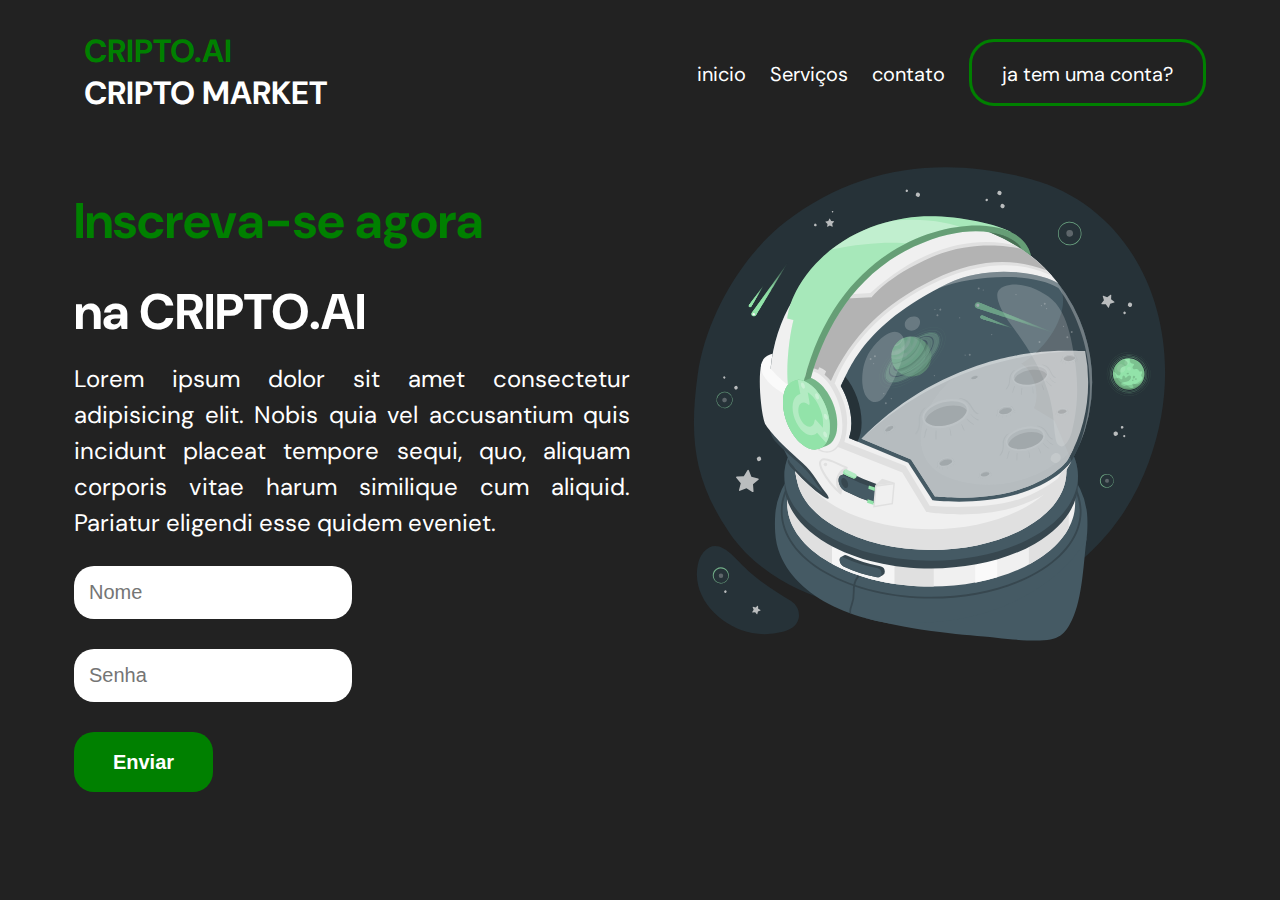
<file: Codes/styles/cryptex-master/index.html>
<!DOCTYPE html>
<html lang="pt-br">
<head>
    <meta charset="UTF-8">
    <meta name="viewport" content="width=device-width, initial-scale=0.5">
    <link rel="stylesheet" href="style.css">
    
    <link rel="preconnect" href="https://fonts.googleapis.com">
    <link rel="preconnect" href="https://fonts.gstatic.com" crossorigin>
    <link href="https://fonts.googleapis.com/css2?family=DM+Sans:wght@400;500;700&display=swap" rel="stylesheet">
    <link rel="stylesheet" href="media.css">

    <title>CRIPT.AI</title>
    <script src="config.js"></script> 
</head>
<body>
    <header> 
        <div id="title">
            <h1><span>CRIPTO.AI</span></h1>
            <h1>CRIPTO MARKET</h1>

        </div>
        
        <ul>
            <li><a href="cadastro.html">inicio</a></li>
            <li><a href="#">Serviços</a></li>
            <li><a href="#">contato</a></li>
            <li id="inscreva-se-btn"><a href="cadastro.html">ja tem uma conta?</a></li>
        </ul>
    </header>

    <main>
        <aside>
            <h2><span>Inscreva-se agora</span></h2>
            <h2>na CRIPTO.AI</h2>
            <p>Lorem ipsum dolor sit amet consectetur adipisicing elit. Nobis quia vel accusantium quis incidunt placeat tempore sequi, quo, aliquam corporis vitae harum similique cum aliquid. Pariatur eligendi esse quidem eveniet.</p>
            <form onsubmit="return cadastrarNovoUsuario()">
                <input type="text" placeholder="Nome">
                <input type="password" placeholder="Senha">
                <a href="./inicio.html">
                    <input type="button" value="Enviar">
                </a>
            </form>
        </aside>

        <article>
            <img src="helmet.svg" alt="Helmet-TLU">
        </article>
    </main>
</body>
</html>
</file>
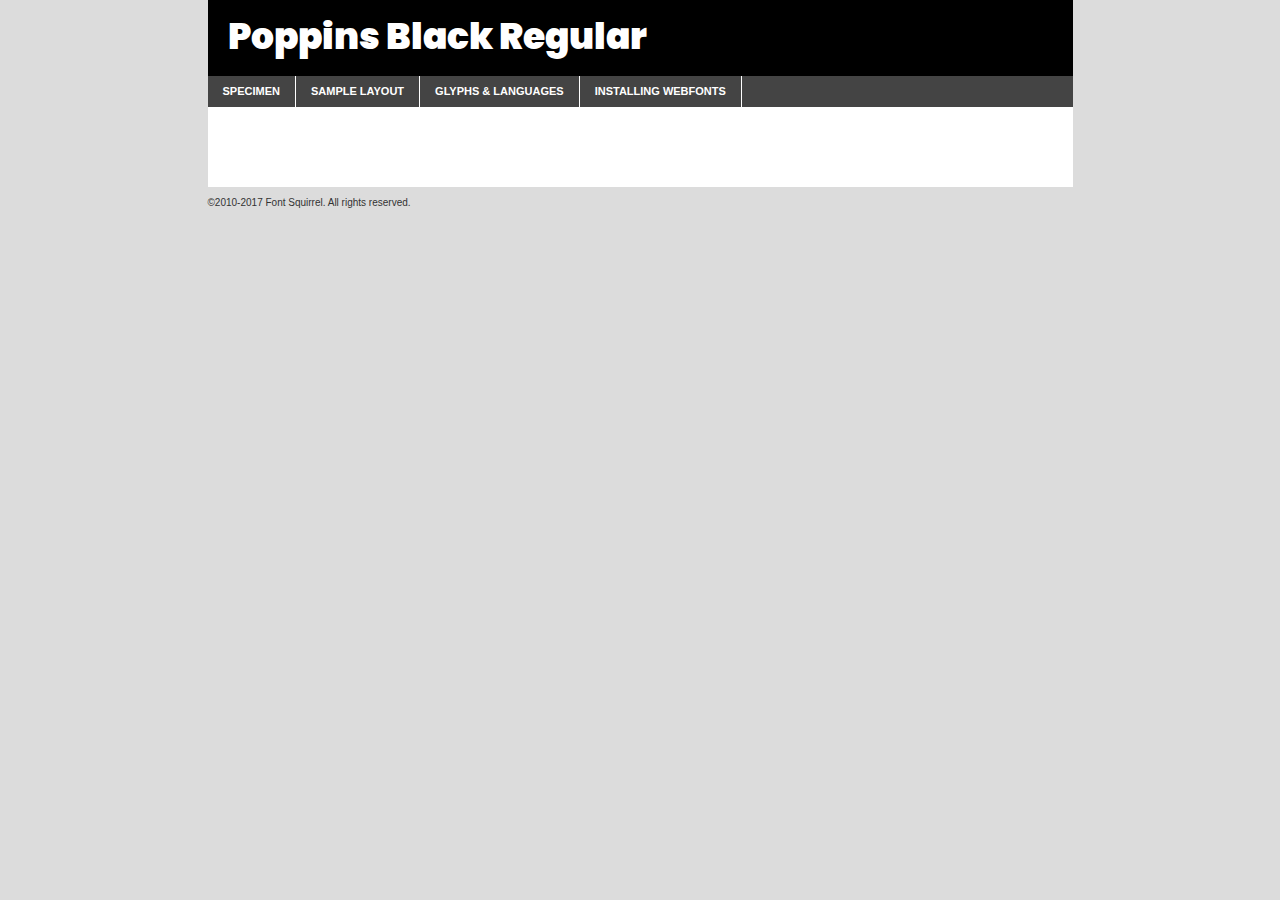
<file: Codes/fonts/poppins-black-demo.html>
<!DOCTYPE html PUBLIC "-//W3C//DTD XHTML 1.0 Transitional//EN"
	"http://www.w3.org/TR/xhtml1/DTD/xhtml1-transitional.dtd">

<html xmlns="http://www.w3.org/1999/xhtml" xml:lang="en" lang="en">
<head>
	<meta http-equiv="Content-Type" content="text/html; charset=utf-8" />
	<script src="http://ajax.googleapis.com/ajax/libs/jquery/1.7.2/jquery.min.js" type="text/javascript" charset="utf-8"></script>
	<script type="text/javascript">
	(function($){$.fn.easyTabs=function(option){var param=jQuery.extend({fadeSpeed:"fast",defaultContent:1,activeClass:'active'},option);$(this).each(function(){var thisId="#"+this.id;if(param.defaultContent==''){param.defaultContent=1;}
	if(typeof param.defaultContent=="number")
	{var defaultTab=$(thisId+" .tabs li:eq("+(param.defaultContent-1)+") a").attr('href').substr(1);}else{var defaultTab=param.defaultContent;}
	$(thisId+" .tabs li a").each(function(){var tabToHide=$(this).attr('href').substr(1);$("#"+tabToHide).addClass('easytabs-tab-content');});hideAll();changeContent(defaultTab);function hideAll(){$(thisId+" .easytabs-tab-content").hide();}
	function changeContent(tabId){hideAll();$(thisId+" .tabs li").removeClass(param.activeClass);$(thisId+" .tabs li a[href=#"+tabId+"]").closest('li').addClass(param.activeClass);if(param.fadeSpeed!="none")
	{$(thisId+" #"+tabId).fadeIn(param.fadeSpeed);}else{$(thisId+" #"+tabId).show();}}
	$(thisId+" .tabs li").click(function(){var tabId=$(this).find('a').attr('href').substr(1);changeContent(tabId);return false;});});}})(jQuery);
	</script>
	<link rel="stylesheet" href="specimen_files/specimen_stylesheet.css" type="text/css" charset="utf-8" />
	<link rel="stylesheet" href="stylesheet.css" type="text/css" charset="utf-8" />

	<style type="text/css">
					body{
				font-family: 'poppinsblack';
							}
		</style>

	<title>Poppins Black Regular Specimen</title>
	
	
	<script type="text/javascript" charset="utf-8">
		$(document).ready(function() {
			$('#container').easyTabs({defaultContent:1});
		});
	</script>
</head>

<body>
<div id="container">
	<div id="header">
		Poppins Black Regular	</div>
	<ul class="tabs">
		<li><a href="#specimen">Specimen</a></li>
		<li><a href="#layout">Sample Layout</a></li>
				<li><a href="#glyphs">Glyphs &amp; Languages</a></li>
		<li><a href="#installing">Installing Webfonts</a></li>
		
	</ul>
	
	<div id="main_content">

		
			<div id="specimen">
		
				<div class="section">
					<div class="grid12 firstcol">
						<div class="huge">AaBb</div>
					</div>
				</div>
		
				<div class="section">
					<div class="glyph_range">A&#x200B;B&#x200b;C&#x200b;D&#x200b;E&#x200b;F&#x200b;G&#x200b;H&#x200b;I&#x200b;J&#x200b;K&#x200b;L&#x200b;M&#x200b;N&#x200b;O&#x200b;P&#x200b;Q&#x200b;R&#x200b;S&#x200b;T&#x200b;U&#x200b;V&#x200b;W&#x200b;X&#x200b;Y&#x200b;Z&#x200b;a&#x200b;b&#x200b;c&#x200b;d&#x200b;e&#x200b;f&#x200b;g&#x200b;h&#x200b;i&#x200b;j&#x200b;k&#x200b;l&#x200b;m&#x200b;n&#x200b;o&#x200b;p&#x200b;q&#x200b;r&#x200b;s&#x200b;t&#x200b;u&#x200b;v&#x200b;w&#x200b;x&#x200b;y&#x200b;z&#x200b;1&#x200b;2&#x200b;3&#x200b;4&#x200b;5&#x200b;6&#x200b;7&#x200b;8&#x200b;9&#x200b;0&#x200b;&amp;&#x200b;.&#x200b;,&#x200b;?&#x200b;!&#x200b;&#64;&#x200b;(&#x200b;)&#x200b;#&#x200b;$&#x200b;%&#x200b;*&#x200b;+&#x200b;-&#x200b;=&#x200b;:&#x200b;;</div>
				</div>
				<div class="section">
					<div class="grid12 firstcol">
						<table class="sample_table">
							<tr><td>10</td><td class="size10">abcdefghijklmnopqrstuvwxyzABCDEFGHIJKLMNOPQRSTUVWXYZ0123456789abcdefghijklmnopqrstuvwxyzABCDEFGHIJKLMNOPQRSTUVWXYZ0123456789abcdefghijklmnopqrstuvwxyzABCDEFGHIJKLMNOPQRSTUVWXYZ</td></tr>
							<tr><td>11</td><td class="size11">abcdefghijklmnopqrstuvwxyzABCDEFGHIJKLMNOPQRSTUVWXYZ0123456789abcdefghijklmnopqrstuvwxyzABCDEFGHIJKLMNOPQRSTUVWXYZ0123456789abcdefghijklmnopqrstuvwxyzABCDEFGHIJKLMNOPQRSTUVWXYZ</td></tr>
							<tr><td>12</td><td class="size12">abcdefghijklmnopqrstuvwxyzABCDEFGHIJKLMNOPQRSTUVWXYZ0123456789abcdefghijklmnopqrstuvwxyzABCDEFGHIJKLMNOPQRSTUVWXYZ0123456789abcdefghijklmnopqrstuvwxyzABCDEFGHIJKLMNOPQRSTUVWXYZ</td></tr>
							<tr><td>13</td><td class="size13">abcdefghijklmnopqrstuvwxyzABCDEFGHIJKLMNOPQRSTUVWXYZ0123456789abcdefghijklmnopqrstuvwxyzABCDEFGHIJKLMNOPQRSTUVWXYZ0123456789abcdefghijklmnopqrstuvwxyzABCDEFGHIJKLMNOPQRSTUVWXYZ</td></tr>
							<tr><td>14</td><td class="size14">abcdefghijklmnopqrstuvwxyzABCDEFGHIJKLMNOPQRSTUVWXYZ0123456789abcdefghijklmnopqrstuvwxyzABCDEFGHIJKLMNOPQRSTUVWXYZ0123456789abcdefghijklmnopqrstuvwxyzABCDEFGHIJKLMNOPQRSTUVWXYZ</td></tr>
							<tr><td>16</td><td class="size16">abcdefghijklmnopqrstuvwxyzABCDEFGHIJKLMNOPQRSTUVWXYZ0123456789abcdefghijklmnopqrstuvwxyzABCDEFGHIJKLMNOPQRSTUVWXYZ</td></tr>
							<tr><td>18</td><td class="size18">abcdefghijklmnopqrstuvwxyzABCDEFGHIJKLMNOPQRSTUVWXYZ0123456789abcdefghijklmnopqrstuvwxyzABCDEFGHIJKLMNOPQRSTUVWXYZ</td></tr>
							<tr><td>20</td><td class="size20">abcdefghijklmnopqrstuvwxyzABCDEFGHIJKLMNOPQRSTUVWXYZ0123456789abcdefghijklmnopqrstuvwxyzABCDEFGHIJKLMNOPQRSTUVWXYZ</td></tr>
							<tr><td>24</td><td class="size24">abcdefghijklmnopqrstuvwxyzABCDEFGHIJKLMNOPQRSTUVWXYZ0123456789abcdefghijklmnopqrstuvwxyzABCDEFGHIJKLMNOPQRSTUVWXYZ</td></tr>
							<tr><td>30</td><td class="size30">abcdefghijklmnopqrstuvwxyzABCDEFGHIJKLMNOPQRSTUVWXYZ0123456789abcdefghijklmnopqrstuvwxyzABCDEFGHIJKLMNOPQRSTUVWXYZ</td></tr>
							<tr><td>36</td><td class="size36">abcdefghijklmnopqrstuvwxyzABCDEFGHIJKLMNOPQRSTUVWXYZ0123456789abcdefghijklmnopqrstuvwxyzABCDEFGHIJKLMNOPQRSTUVWXYZ</td></tr>
							<tr><td>48</td><td class="size48">abcdefghijklmnopqrstuvwxyzABCDEFGHIJKLMNOPQRSTUVWXYZ0123456789abcdefghijklmnopqrstuvwxyzABCDEFGHIJKLMNOPQRSTUVWXYZ</td></tr>
							<tr><td>60</td><td class="size60">abcdefghijklmnopqrstuvwxyzABCDEFGHIJKLMNOPQRSTUVWXYZ0123456789abcdefghijklmnopqrstuvwxyzABCDEFGHIJKLMNOPQRSTUVWXYZ</td></tr>
							<tr><td>72</td><td class="size72">abcdefghijklmnopqrstuvwxyzABCDEFGHIJKLMNOPQRSTUVWXYZ0123456789abcdefghijklmnopqrstuvwxyzABCDEFGHIJKLMNOPQRSTUVWXYZ</td></tr>
							<tr><td>90</td><td class="size90">abcdefghijklmnopqrstuvwxyzABCDEFGHIJKLMNOPQRSTUVWXYZ0123456789abcdefghijklmnopqrstuvwxyzABCDEFGHIJKLMNOPQRSTUVWXYZ</td></tr>
						</table>
				
					</div>
			
				</div>
		
		
		
								<div class="section" id="bodycomparison">


										<div id="xheight">
				<div class="fontbody">&#x25FC;&#x25FC;&#x25FC;&#x25FC;&#x25FC;&#x25FC;&#x25FC;&#x25FC;&#x25FC;&#x25FC;&#x25FC;&#x25FC;&#x25FC;&#x25FC;&#x25FC;&#x25FC;&#x25FC;&#x25FC;&#x25FC;&#x25FC;&#x25FC;&#x25FC;&#x25FC;&#x25FC;&#x25FC;&#x25FC;&#x25FC;&#x25FC;&#x25FC;&#x25FC;&#x25FC;&#x25FC;&#x25FC;&#x25FC;&#x25FC;&#x25FC;&#x25FC;&#x25FC;&#x25FC;&#x25FC;&#x25FC;&#x25FC;&#x25FC;&#x25FC;&#x25FC;&#x25FC;&#x25FC;&#x25FC;&#x25FC;&#x25FC;&#x25FC;&#x25FC;&#x25FC;&#x25FC;&#x25FC;&#x25FC;&#x25FC;&#x25FC;&#x25FC;&#x25FC;&#x25FC;&#x25FC;&#x25FC;&#x25FC;&#x25FC;&#x25FC;&#x25FC;&#x25FC;&#x25FC;&#x25FC;&#x25FC;&#x25FC;&#x25FC;&#x25FC;&#x25FC;&#x25FC;&#x25FC;&#x25FC;&#x25FC;&#x25FC;&#x25FC;&#x25FC;&#x25FC;&#x25FC;&#x25FC;&#x25FC;&#x25FC;&#x25FC;&#x25FC;&#x25FC;&#x25FC;&#x25FC;&#x25FC;&#x25FC;&#x25FC;&#x25FC;&#x25FC;&#x25FC;&#x25FC;body</div><div class="arialbody">body</div><div class="verdanabody">body</div><div class="georgiabody">body</div></div>
										<div class="fontbody" style="z-index:1">
											body<span>Poppins Black Regular</span>
										</div>
										<div class="arialbody" style="z-index:1">
											body<span>Arial</span>
										</div>
										<div class="verdanabody" style="z-index:1">
											body<span>Verdana</span>
										</div>
										<div class="georgiabody" style="z-index:1">
											body<span>Georgia</span>
										</div>



								</div>
		
		
				<div class="section psample psample_row1" id="">
					
					<div class="grid2 firstcol">
						<p class="size10"><span>10.</span>Aenean lacinia bibendum nulla sed consectetur. Fusce dapibus, tellus ac cursus commodo, tortor mauris condimentum nibh, ut fermentum massa justo sit amet risus. Nullam id dolor id nibh ultricies vehicula ut id elit. Cum sociis natoque penatibus et magnis dis parturient montes, nascetur ridiculus mus. Nulla vitae elit libero, a pharetra augue.</p>
			
					</div>
					<div class="grid3">
						<p class="size11"><span>11.</span>Aenean lacinia bibendum nulla sed consectetur. Fusce dapibus, tellus ac cursus commodo, tortor mauris condimentum nibh, ut fermentum massa justo sit amet risus. Nullam id dolor id nibh ultricies vehicula ut id elit. Cum sociis natoque penatibus et magnis dis parturient montes, nascetur ridiculus mus. Nulla vitae elit libero, a pharetra augue.</p>
			
					</div>
					<div class="grid3">
						<p class="size12"><span>12.</span>Aenean lacinia bibendum nulla sed consectetur. Fusce dapibus, tellus ac cursus commodo, tortor mauris condimentum nibh, ut fermentum massa justo sit amet risus. Nullam id dolor id nibh ultricies vehicula ut id elit. Cum sociis natoque penatibus et magnis dis parturient montes, nascetur ridiculus mus. Nulla vitae elit libero, a pharetra augue.</p>
			
					</div>
					<div class="grid4">
						<p class="size13"><span>13.</span>Aenean lacinia bibendum nulla sed consectetur. Fusce dapibus, tellus ac cursus commodo, tortor mauris condimentum nibh, ut fermentum massa justo sit amet risus. Nullam id dolor id nibh ultricies vehicula ut id elit. Cum sociis natoque penatibus et magnis dis parturient montes, nascetur ridiculus mus. Nulla vitae elit libero, a pharetra augue.</p>
			
					</div>
					<div class="white_blend"></div>
					
				</div>
				<div class="section psample psample_row2" id="">
					<div class="grid3 firstcol">
						<p class="size14"><span>14.</span>Aenean lacinia bibendum nulla sed consectetur. Fusce dapibus, tellus ac cursus commodo, tortor mauris condimentum nibh, ut fermentum massa justo sit amet risus. Nullam id dolor id nibh ultricies vehicula ut id elit. Cum sociis natoque penatibus et magnis dis parturient montes, nascetur ridiculus mus. Nulla vitae elit libero, a pharetra augue.</p>
			
					</div>
					<div class="grid4">
						<p class="size16"><span>16.</span>Aenean lacinia bibendum nulla sed consectetur. Fusce dapibus, tellus ac cursus commodo, tortor mauris condimentum nibh, ut fermentum massa justo sit amet risus. Nullam id dolor id nibh ultricies vehicula ut id elit. Cum sociis natoque penatibus et magnis dis parturient montes, nascetur ridiculus mus. Nulla vitae elit libero, a pharetra augue.</p>
			
					</div>
					<div class="grid5">
						<p class="size18"><span>18.</span>Aenean lacinia bibendum nulla sed consectetur. Fusce dapibus, tellus ac cursus commodo, tortor mauris condimentum nibh, ut fermentum massa justo sit amet risus. Nullam id dolor id nibh ultricies vehicula ut id elit. Cum sociis natoque penatibus et magnis dis parturient montes, nascetur ridiculus mus. Nulla vitae elit libero, a pharetra augue.</p>
			
					</div>

					<div class="white_blend"></div>

				</div>
				
				<div class="section psample psample_row3" id="">
					<div class="grid5 firstcol">
						<p class="size20"><span>20.</span>Aenean lacinia bibendum nulla sed consectetur. Fusce dapibus, tellus ac cursus commodo, tortor mauris condimentum nibh, ut fermentum massa justo sit amet risus. Nullam id dolor id nibh ultricies vehicula ut id elit. Cum sociis natoque penatibus et magnis dis parturient montes, nascetur ridiculus mus. Nulla vitae elit libero, a pharetra augue.</p>
					</div>
					<div class="grid7">
						<p class="size24"><span>24.</span>Aenean lacinia bibendum nulla sed consectetur. Fusce dapibus, tellus ac cursus commodo, tortor mauris condimentum nibh, ut fermentum massa justo sit amet risus. Nullam id dolor id nibh ultricies vehicula ut id elit. Cum sociis natoque penatibus et magnis dis parturient montes, nascetur ridiculus mus. Nulla vitae elit libero, a pharetra augue.</p>
					</div>
					
					<div class="white_blend"></div>
					
				</div>
				
				<div class="section psample psample_row4" id="">
					<div class="grid12 firstcol">
						<p class="size30"><span>30.</span>Aenean lacinia bibendum nulla sed consectetur. Fusce dapibus, tellus ac cursus commodo, tortor mauris condimentum nibh, ut fermentum massa justo sit amet risus. Nullam id dolor id nibh ultricies vehicula ut id elit. Cum sociis natoque penatibus et magnis dis parturient montes, nascetur ridiculus mus. Nulla vitae elit libero, a pharetra augue.</p>
					</div>
					<div class="white_blend"></div>
					
				</div>
				
				
				
				<div class="section psample psample_row1 fullreverse">
					<div class="grid2 firstcol">
						<p class="size10"><span>10.</span>Aenean lacinia bibendum nulla sed consectetur. Fusce dapibus, tellus ac cursus commodo, tortor mauris condimentum nibh, ut fermentum massa justo sit amet risus. Nullam id dolor id nibh ultricies vehicula ut id elit. Cum sociis natoque penatibus et magnis dis parturient montes, nascetur ridiculus mus. Nulla vitae elit libero, a pharetra augue.</p>
			
					</div>
					<div class="grid3">
						<p class="size11"><span>11.</span>Aenean lacinia bibendum nulla sed consectetur. Fusce dapibus, tellus ac cursus commodo, tortor mauris condimentum nibh, ut fermentum massa justo sit amet risus. Nullam id dolor id nibh ultricies vehicula ut id elit. Cum sociis natoque penatibus et magnis dis parturient montes, nascetur ridiculus mus. Nulla vitae elit libero, a pharetra augue.</p>
			
					</div>
					<div class="grid3">
						<p class="size12"><span>12.</span>Aenean lacinia bibendum nulla sed consectetur. Fusce dapibus, tellus ac cursus commodo, tortor mauris condimentum nibh, ut fermentum massa justo sit amet risus. Nullam id dolor id nibh ultricies vehicula ut id elit. Cum sociis natoque penatibus et magnis dis parturient montes, nascetur ridiculus mus. Nulla vitae elit libero, a pharetra augue.</p>
			
					</div>
					<div class="grid4">
						<p class="size13"><span>13.</span>Aenean lacinia bibendum nulla sed consectetur. Fusce dapibus, tellus ac cursus commodo, tortor mauris condimentum nibh, ut fermentum massa justo sit amet risus. Nullam id dolor id nibh ultricies vehicula ut id elit. Cum sociis natoque penatibus et magnis dis parturient montes, nascetur ridiculus mus. Nulla vitae elit libero, a pharetra augue.</p>
			
					</div>
					<div class="black_blend"></div>
					
				</div>
				
				<div class="section psample psample_row2 fullreverse">
					<div class="grid3 firstcol">
						<p class="size14"><span>14.</span>Aenean lacinia bibendum nulla sed consectetur. Fusce dapibus, tellus ac cursus commodo, tortor mauris condimentum nibh, ut fermentum massa justo sit amet risus. Nullam id dolor id nibh ultricies vehicula ut id elit. Cum sociis natoque penatibus et magnis dis parturient montes, nascetur ridiculus mus. Nulla vitae elit libero, a pharetra augue.</p>
			
					</div>
					<div class="grid4">
						<p class="size16"><span>16.</span>Aenean lacinia bibendum nulla sed consectetur. Fusce dapibus, tellus ac cursus commodo, tortor mauris condimentum nibh, ut fermentum massa justo sit amet risus. Nullam id dolor id nibh ultricies vehicula ut id elit. Cum sociis natoque penatibus et magnis dis parturient montes, nascetur ridiculus mus. Nulla vitae elit libero, a pharetra augue.</p>
			
					</div>
					<div class="grid5">
						<p class="size18"><span>18.</span>Aenean lacinia bibendum nulla sed consectetur. Fusce dapibus, tellus ac cursus commodo, tortor mauris condimentum nibh, ut fermentum massa justo sit amet risus. Nullam id dolor id nibh ultricies vehicula ut id elit. Cum sociis natoque penatibus et magnis dis parturient montes, nascetur ridiculus mus. Nulla vitae elit libero, a pharetra augue.</p>
			
					</div>
					<div class="black_blend"></div>

				</div>
				
				<div class="section psample fullreverse psample_row3" id="">
					<div class="grid5 firstcol">
						<p class="size20"><span>20.</span>Aenean lacinia bibendum nulla sed consectetur. Fusce dapibus, tellus ac cursus commodo, tortor mauris condimentum nibh, ut fermentum massa justo sit amet risus. Nullam id dolor id nibh ultricies vehicula ut id elit. Cum sociis natoque penatibus et magnis dis parturient montes, nascetur ridiculus mus. Nulla vitae elit libero, a pharetra augue.</p>
					</div>
					<div class="grid7">
						<p class="size24"><span>24.</span>Aenean lacinia bibendum nulla sed consectetur. Fusce dapibus, tellus ac cursus commodo, tortor mauris condimentum nibh, ut fermentum massa justo sit amet risus. Nullam id dolor id nibh ultricies vehicula ut id elit. Cum sociis natoque penatibus et magnis dis parturient montes, nascetur ridiculus mus. Nulla vitae elit libero, a pharetra augue.</p>
					</div>
					
					<div class="black_blend"></div>
					
				</div>
				
				<div class="section psample fullreverse psample_row4" id="" style="border-bottom: 20px #000 solid;">
					<div class="grid12 firstcol">
						<p class="size30"><span>30.</span>Aenean lacinia bibendum nulla sed consectetur. Fusce dapibus, tellus ac cursus commodo, tortor mauris condimentum nibh, ut fermentum massa justo sit amet risus. Nullam id dolor id nibh ultricies vehicula ut id elit. Cum sociis natoque penatibus et magnis dis parturient montes, nascetur ridiculus mus. Nulla vitae elit libero, a pharetra augue.</p>
					</div>
					<div class="black_blend"></div>
					
				</div>
				
				
				
				
			</div>
			
			<div id="layout">
				
				<div class="section">
					
					<div class="grid12 firstcol">
						<h1>Lorem Ipsum Dolor</h1>
						<h2>Etiam porta sem malesuada magna mollis euismod</h2>
						
						<p class="byline">By <a href="#link">Aenean Lacinia</a></p>
					</div>
				</div>
				<div class="section">
					<div class="grid8 firstcol">
						<p class="large">Donec sed odio dui. Morbi leo risus, porta ac consectetur ac, vestibulum at eros. Fusce dapibus, tellus ac cursus commodo, tortor mauris condimentum nibh, ut fermentum massa justo sit amet risus. </p>

						
						<h3>Pellentesque ornare sem</h3>

						<p>Maecenas sed diam eget risus varius blandit sit amet non magna. Maecenas faucibus mollis interdum. Donec ullamcorper nulla non metus auctor fringilla. Nullam id dolor id nibh ultricies vehicula ut id elit. Nullam id dolor id nibh ultricies vehicula ut id elit. </p>

						<p>Aenean eu leo quam. Pellentesque ornare sem lacinia quam venenatis vestibulum. Lorem ipsum dolor sit amet, consectetur adipiscing elit. Cum sociis natoque penatibus et magnis dis parturient montes, nascetur ridiculus mus. </p>

						<p>Nulla vitae elit libero, a pharetra augue. Praesent commodo cursus magna, vel scelerisque nisl consectetur et. Aenean lacinia bibendum nulla sed consectetur. </p>

						<p>Nullam quis risus eget urna mollis ornare vel eu leo. Nullam quis risus eget urna mollis ornare vel eu leo. Maecenas sed diam eget risus varius blandit sit amet non magna. Donec ullamcorper nulla non metus auctor fringilla. </p>

						<h3>Cras mattis consectetur</h3>

						<p>Aenean eu leo quam. Pellentesque ornare sem lacinia quam venenatis vestibulum. Aenean lacinia bibendum nulla sed consectetur. Integer posuere erat a ante venenatis dapibus posuere velit aliquet. Cras mattis consectetur purus sit amet fermentum. </p>

						<p>Nullam id dolor id nibh ultricies vehicula ut id elit. Nullam quis risus eget urna mollis ornare vel eu leo. Cras mattis consectetur purus sit amet fermentum.</p>
					</div>
					
					<div class="grid4 sidebar">
						
						<div class="box reverse">
							<p class="last">Nullam quis risus eget urna mollis ornare vel eu leo. Donec ullamcorper nulla non metus auctor fringilla. Cras mattis consectetur purus sit amet fermentum. Sed posuere consectetur est at lobortis. Lorem ipsum dolor sit amet, consectetur adipiscing elit. </p>
						</div>
						
						<p class="caption">Maecenas sed diam eget risus varius.</p>

						<p>Vestibulum id ligula porta felis euismod semper. Integer posuere erat a ante venenatis dapibus posuere velit aliquet. Vestibulum id ligula porta felis euismod semper. Sed posuere consectetur est at lobortis. Maecenas sed diam eget risus varius blandit sit amet non magna. Fusce dapibus, tellus ac cursus commodo, tortor mauris condimentum nibh, ut fermentum massa justo sit amet risus. </p>

					

						<p>Duis mollis, est non commodo luctus, nisi erat porttitor ligula, eget lacinia odio sem nec elit. Aenean lacinia bibendum nulla sed consectetur. Vivamus sagittis lacus vel augue laoreet rutrum faucibus dolor auctor. Aenean lacinia bibendum nulla sed consectetur. Nullam quis risus eget urna mollis ornare vel eu leo. </p>

						<p>Praesent commodo cursus magna, vel scelerisque nisl consectetur et. Donec ullamcorper nulla non metus auctor fringilla. Maecenas faucibus mollis interdum. Fusce dapibus, tellus ac cursus commodo, tortor mauris condimentum nibh, ut fermentum massa justo sit amet risus. </p>

					</div>
				</div>
				
			</div>


			



		<div id="glyphs">
			<div class="section">
				<div class="grid12 firstcol">
			
				<h1>Language Support</h1>
				<p>The subset of Poppins Black Regular in this kit supports the following languages:<br />
			
					Albanian, Basque, Breton, Chamorro, Danish, Dutch, English, Faroese, Finnish, French, Frisian, Galician, German, Icelandic, Italian, Malagasy, Norwegian, Portuguese, Spanish, Alsatian, Aragonese, Arapaho, Arrernte, Asturian, Aymara, Bislama, Cebuano, Corsican, Fijian, French_creole, Genoese, Gilbertese, Greenlandic, Haitian_creole, Hiligaynon, Hmong, Hopi, Ibanag, Iloko_ilokano, Indonesian, Interglossa_glosa, Interlingua, Irish_gaelic, Jerriais, Lojban, Lombard, Luxembourgeois, Manx, Mohawk, Norfolk_pitcairnese, Occitan, Oromo, Pangasinan, Papiamento, Piedmontese, Potawatomi, Rhaeto-romance, Romansh, Rotokas, Sami_lule, Samoan, Sardinian, Scots_gaelic, Seychelles_creole, Shona, Sicilian, Somali, Southern_ndebele, Swahili, Swati_swazi, Tagalog_filipino_pilipino, Tetum, Tok_pisin, Uyghur_latinized, Volapuk, Walloon, Warlpiri, Xhosa, Yapese, Zulu, Latinbasic, Ubasic, Demo				</p>
				<h1>Glyph Chart</h1>
				<p>The subset of Poppins Black Regular in this kit includes all the glyphs listed below. Unicode entities are included above each glyph to help you insert individual characters into your layout.</p>
				<div id="glyph_chart">
			
																														 <div><p>&amp;#13;</p>&#13;</div>
																				 <div><p>&amp;#32;</p>&#32;</div>
																				 <div><p>&amp;#33;</p>&#33;</div>
																				 <div><p>&amp;#34;</p>&#34;</div>
																				 <div><p>&amp;#35;</p>&#35;</div>
																				 <div><p>&amp;#36;</p>&#36;</div>
																				 <div><p>&amp;#37;</p>&#37;</div>
																				 <div><p>&amp;#38;</p>&#38;</div>
																				 <div><p>&amp;#39;</p>&#39;</div>
																				 <div><p>&amp;#40;</p>&#40;</div>
																				 <div><p>&amp;#41;</p>&#41;</div>
																				 <div><p>&amp;#42;</p>&#42;</div>
																				 <div><p>&amp;#43;</p>&#43;</div>
																				 <div><p>&amp;#44;</p>&#44;</div>
																				 <div><p>&amp;#45;</p>&#45;</div>
																				 <div><p>&amp;#46;</p>&#46;</div>
																				 <div><p>&amp;#47;</p>&#47;</div>
																				 <div><p>&amp;#48;</p>&#48;</div>
																				 <div><p>&amp;#49;</p>&#49;</div>
																				 <div><p>&amp;#50;</p>&#50;</div>
																				 <div><p>&amp;#51;</p>&#51;</div>
																				 <div><p>&amp;#52;</p>&#52;</div>
																				 <div><p>&amp;#53;</p>&#53;</div>
																				 <div><p>&amp;#54;</p>&#54;</div>
																				 <div><p>&amp;#55;</p>&#55;</div>
																				 <div><p>&amp;#56;</p>&#56;</div>
																				 <div><p>&amp;#57;</p>&#57;</div>
																				 <div><p>&amp;#58;</p>&#58;</div>
																				 <div><p>&amp;#59;</p>&#59;</div>
																				 <div><p>&amp;#60;</p>&#60;</div>
																				 <div><p>&amp;#61;</p>&#61;</div>
																				 <div><p>&amp;#62;</p>&#62;</div>
																				 <div><p>&amp;#63;</p>&#63;</div>
																				 <div><p>&amp;#64;</p>&#64;</div>
																				 <div><p>&amp;#65;</p>&#65;</div>
																				 <div><p>&amp;#66;</p>&#66;</div>
																				 <div><p>&amp;#67;</p>&#67;</div>
																				 <div><p>&amp;#68;</p>&#68;</div>
																				 <div><p>&amp;#69;</p>&#69;</div>
																				 <div><p>&amp;#70;</p>&#70;</div>
																				 <div><p>&amp;#71;</p>&#71;</div>
																				 <div><p>&amp;#72;</p>&#72;</div>
																				 <div><p>&amp;#73;</p>&#73;</div>
																				 <div><p>&amp;#74;</p>&#74;</div>
																				 <div><p>&amp;#75;</p>&#75;</div>
																				 <div><p>&amp;#76;</p>&#76;</div>
																				 <div><p>&amp;#77;</p>&#77;</div>
																				 <div><p>&amp;#78;</p>&#78;</div>
																				 <div><p>&amp;#79;</p>&#79;</div>
																				 <div><p>&amp;#80;</p>&#80;</div>
																				 <div><p>&amp;#81;</p>&#81;</div>
																				 <div><p>&amp;#82;</p>&#82;</div>
																				 <div><p>&amp;#83;</p>&#83;</div>
																				 <div><p>&amp;#84;</p>&#84;</div>
																				 <div><p>&amp;#85;</p>&#85;</div>
																				 <div><p>&amp;#86;</p>&#86;</div>
																				 <div><p>&amp;#87;</p>&#87;</div>
																				 <div><p>&amp;#88;</p>&#88;</div>
																				 <div><p>&amp;#89;</p>&#89;</div>
																				 <div><p>&amp;#90;</p>&#90;</div>
																				 <div><p>&amp;#91;</p>&#91;</div>
																				 <div><p>&amp;#92;</p>&#92;</div>
																				 <div><p>&amp;#93;</p>&#93;</div>
																				 <div><p>&amp;#94;</p>&#94;</div>
																				 <div><p>&amp;#95;</p>&#95;</div>
																				 <div><p>&amp;#96;</p>&#96;</div>
																				 <div><p>&amp;#97;</p>&#97;</div>
																				 <div><p>&amp;#98;</p>&#98;</div>
																				 <div><p>&amp;#99;</p>&#99;</div>
																				 <div><p>&amp;#100;</p>&#100;</div>
																				 <div><p>&amp;#101;</p>&#101;</div>
																				 <div><p>&amp;#102;</p>&#102;</div>
																				 <div><p>&amp;#103;</p>&#103;</div>
																				 <div><p>&amp;#104;</p>&#104;</div>
																				 <div><p>&amp;#105;</p>&#105;</div>
																				 <div><p>&amp;#106;</p>&#106;</div>
																				 <div><p>&amp;#107;</p>&#107;</div>
																				 <div><p>&amp;#108;</p>&#108;</div>
																				 <div><p>&amp;#109;</p>&#109;</div>
																				 <div><p>&amp;#110;</p>&#110;</div>
																				 <div><p>&amp;#111;</p>&#111;</div>
																				 <div><p>&amp;#112;</p>&#112;</div>
																				 <div><p>&amp;#113;</p>&#113;</div>
																				 <div><p>&amp;#114;</p>&#114;</div>
																				 <div><p>&amp;#115;</p>&#115;</div>
																				 <div><p>&amp;#116;</p>&#116;</div>
																				 <div><p>&amp;#117;</p>&#117;</div>
																				 <div><p>&amp;#118;</p>&#118;</div>
																				 <div><p>&amp;#119;</p>&#119;</div>
																				 <div><p>&amp;#120;</p>&#120;</div>
																				 <div><p>&amp;#121;</p>&#121;</div>
																				 <div><p>&amp;#122;</p>&#122;</div>
																				 <div><p>&amp;#123;</p>&#123;</div>
																				 <div><p>&amp;#124;</p>&#124;</div>
																				 <div><p>&amp;#125;</p>&#125;</div>
																				 <div><p>&amp;#126;</p>&#126;</div>
																				 <div><p>&amp;#160;</p>&#160;</div>
																				 <div><p>&amp;#161;</p>&#161;</div>
																				 <div><p>&amp;#162;</p>&#162;</div>
																				 <div><p>&amp;#163;</p>&#163;</div>
																				 <div><p>&amp;#164;</p>&#164;</div>
																				 <div><p>&amp;#165;</p>&#165;</div>
																				 <div><p>&amp;#166;</p>&#166;</div>
																				 <div><p>&amp;#167;</p>&#167;</div>
																				 <div><p>&amp;#168;</p>&#168;</div>
																				 <div><p>&amp;#169;</p>&#169;</div>
																				 <div><p>&amp;#170;</p>&#170;</div>
																				 <div><p>&amp;#171;</p>&#171;</div>
																				 <div><p>&amp;#172;</p>&#172;</div>
																				 <div><p>&amp;#173;</p>&#173;</div>
																				 <div><p>&amp;#174;</p>&#174;</div>
																				 <div><p>&amp;#175;</p>&#175;</div>
																				 <div><p>&amp;#176;</p>&#176;</div>
																				 <div><p>&amp;#177;</p>&#177;</div>
																				 <div><p>&amp;#178;</p>&#178;</div>
																				 <div><p>&amp;#179;</p>&#179;</div>
																				 <div><p>&amp;#180;</p>&#180;</div>
																				 <div><p>&amp;#181;</p>&#181;</div>
																				 <div><p>&amp;#182;</p>&#182;</div>
																				 <div><p>&amp;#183;</p>&#183;</div>
																				 <div><p>&amp;#184;</p>&#184;</div>
																				 <div><p>&amp;#185;</p>&#185;</div>
																				 <div><p>&amp;#186;</p>&#186;</div>
																				 <div><p>&amp;#187;</p>&#187;</div>
																				 <div><p>&amp;#188;</p>&#188;</div>
																				 <div><p>&amp;#189;</p>&#189;</div>
																				 <div><p>&amp;#190;</p>&#190;</div>
																				 <div><p>&amp;#191;</p>&#191;</div>
																				 <div><p>&amp;#192;</p>&#192;</div>
																				 <div><p>&amp;#193;</p>&#193;</div>
																				 <div><p>&amp;#194;</p>&#194;</div>
																				 <div><p>&amp;#195;</p>&#195;</div>
																				 <div><p>&amp;#196;</p>&#196;</div>
																				 <div><p>&amp;#197;</p>&#197;</div>
																				 <div><p>&amp;#198;</p>&#198;</div>
																				 <div><p>&amp;#199;</p>&#199;</div>
																				 <div><p>&amp;#200;</p>&#200;</div>
																				 <div><p>&amp;#201;</p>&#201;</div>
																				 <div><p>&amp;#202;</p>&#202;</div>
																				 <div><p>&amp;#203;</p>&#203;</div>
																				 <div><p>&amp;#204;</p>&#204;</div>
																				 <div><p>&amp;#205;</p>&#205;</div>
																				 <div><p>&amp;#206;</p>&#206;</div>
																				 <div><p>&amp;#207;</p>&#207;</div>
																				 <div><p>&amp;#208;</p>&#208;</div>
																				 <div><p>&amp;#209;</p>&#209;</div>
																				 <div><p>&amp;#210;</p>&#210;</div>
																				 <div><p>&amp;#211;</p>&#211;</div>
																				 <div><p>&amp;#212;</p>&#212;</div>
																				 <div><p>&amp;#213;</p>&#213;</div>
																				 <div><p>&amp;#214;</p>&#214;</div>
																				 <div><p>&amp;#215;</p>&#215;</div>
																				 <div><p>&amp;#216;</p>&#216;</div>
																				 <div><p>&amp;#217;</p>&#217;</div>
																				 <div><p>&amp;#218;</p>&#218;</div>
																				 <div><p>&amp;#219;</p>&#219;</div>
																				 <div><p>&amp;#220;</p>&#220;</div>
																				 <div><p>&amp;#221;</p>&#221;</div>
																				 <div><p>&amp;#222;</p>&#222;</div>
																				 <div><p>&amp;#223;</p>&#223;</div>
																				 <div><p>&amp;#224;</p>&#224;</div>
																				 <div><p>&amp;#225;</p>&#225;</div>
																				 <div><p>&amp;#226;</p>&#226;</div>
																				 <div><p>&amp;#227;</p>&#227;</div>
																				 <div><p>&amp;#228;</p>&#228;</div>
																				 <div><p>&amp;#229;</p>&#229;</div>
																				 <div><p>&amp;#230;</p>&#230;</div>
																				 <div><p>&amp;#231;</p>&#231;</div>
																				 <div><p>&amp;#232;</p>&#232;</div>
																				 <div><p>&amp;#233;</p>&#233;</div>
																				 <div><p>&amp;#234;</p>&#234;</div>
																				 <div><p>&amp;#235;</p>&#235;</div>
																				 <div><p>&amp;#236;</p>&#236;</div>
																				 <div><p>&amp;#237;</p>&#237;</div>
																				 <div><p>&amp;#238;</p>&#238;</div>
																				 <div><p>&amp;#239;</p>&#239;</div>
																				 <div><p>&amp;#240;</p>&#240;</div>
																				 <div><p>&amp;#241;</p>&#241;</div>
																				 <div><p>&amp;#242;</p>&#242;</div>
																				 <div><p>&amp;#243;</p>&#243;</div>
																				 <div><p>&amp;#244;</p>&#244;</div>
																				 <div><p>&amp;#245;</p>&#245;</div>
																				 <div><p>&amp;#246;</p>&#246;</div>
																				 <div><p>&amp;#247;</p>&#247;</div>
																				 <div><p>&amp;#248;</p>&#248;</div>
																				 <div><p>&amp;#249;</p>&#249;</div>
																				 <div><p>&amp;#250;</p>&#250;</div>
																				 <div><p>&amp;#251;</p>&#251;</div>
																				 <div><p>&amp;#252;</p>&#252;</div>
																				 <div><p>&amp;#253;</p>&#253;</div>
																				 <div><p>&amp;#254;</p>&#254;</div>
																				 <div><p>&amp;#255;</p>&#255;</div>
																				 <div><p>&amp;#338;</p>&#338;</div>
																				 <div><p>&amp;#339;</p>&#339;</div>
																				 <div><p>&amp;#376;</p>&#376;</div>
																				 <div><p>&amp;#710;</p>&#710;</div>
																				 <div><p>&amp;#732;</p>&#732;</div>
																				 <div><p>&amp;#8192;</p>&#8192;</div>
																				 <div><p>&amp;#8193;</p>&#8193;</div>
																				 <div><p>&amp;#8194;</p>&#8194;</div>
																				 <div><p>&amp;#8195;</p>&#8195;</div>
																				 <div><p>&amp;#8196;</p>&#8196;</div>
																				 <div><p>&amp;#8197;</p>&#8197;</div>
																				 <div><p>&amp;#8198;</p>&#8198;</div>
																				 <div><p>&amp;#8199;</p>&#8199;</div>
																				 <div><p>&amp;#8200;</p>&#8200;</div>
																				 <div><p>&amp;#8201;</p>&#8201;</div>
																				 <div><p>&amp;#8202;</p>&#8202;</div>
																				 <div><p>&amp;#8208;</p>&#8208;</div>
																				 <div><p>&amp;#8209;</p>&#8209;</div>
																				 <div><p>&amp;#8210;</p>&#8210;</div>
																				 <div><p>&amp;#8211;</p>&#8211;</div>
																				 <div><p>&amp;#8212;</p>&#8212;</div>
																				 <div><p>&amp;#8216;</p>&#8216;</div>
																				 <div><p>&amp;#8217;</p>&#8217;</div>
																				 <div><p>&amp;#8218;</p>&#8218;</div>
																				 <div><p>&amp;#8220;</p>&#8220;</div>
																				 <div><p>&amp;#8221;</p>&#8221;</div>
																				 <div><p>&amp;#8222;</p>&#8222;</div>
																				 <div><p>&amp;#8226;</p>&#8226;</div>
																				 <div><p>&amp;#8230;</p>&#8230;</div>
																				 <div><p>&amp;#8239;</p>&#8239;</div>
																				 <div><p>&amp;#8249;</p>&#8249;</div>
																				 <div><p>&amp;#8250;</p>&#8250;</div>
																				 <div><p>&amp;#8287;</p>&#8287;</div>
																				 <div><p>&amp;#8364;</p>&#8364;</div>
																				 <div><p>&amp;#8482;</p>&#8482;</div>
																				 <div><p>&amp;#9724;</p>&#9724;</div>
																				 <div><p>&amp;#64257;</p>&#64257;</div>
																				 <div><p>&amp;#64258;</p>&#64258;</div>
																																																</div>	
				</div>
		
		
			</div>
		</div>
		
		
		<div id="specs">
			
		</div>
	
		<div id="installing">
			<div class="section">
				<div class="grid7 firstcol">
					<h1>Installing Webfonts</h1>
					
					<p>Webfonts are supported by all major browser platforms but not all in the same way. There are currently four different font formats that must be included in order to target all browsers. This includes TTF, WOFF, EOT and SVG.</p>
					
					<h2>1. Upload your webfonts</h2>
					<p>You must upload your webfont kit to your website. They should be in or near the same directory as your CSS files.</p>
					
					<h2>2. Include the webfont stylesheet</h2>
					<p>A special CSS @font-face declaration helps the various browsers select the appropriate font it needs without causing you a bunch of headaches. Learn more about this syntax by reading the <a href="https://www.fontspring.com/blog/further-hardening-of-the-bulletproof-syntax">Fontspring blog post</a> about it. The code for it is as follows:</p>


<code>
@font-face{ 
	font-family: 'MyWebFont';
	src: url('WebFont.eot');
	src: url('WebFont.eot?#iefix') format('embedded-opentype'),
	     url('WebFont.woff') format('woff'),
	     url('WebFont.ttf') format('truetype'),
	     url('WebFont.svg#webfont') format('svg');
}
</code>

	<p>We've already gone ahead and generated the code for you. All you have to do is link to the stylesheet in your HTML, like this:</p>
	<code>&lt;link rel=&quot;stylesheet&quot; href=&quot;stylesheet.css&quot; type=&quot;text/css&quot; charset=&quot;utf-8&quot; /&gt;</code>

					<h2>3. Modify your own stylesheet</h2>
					<p>To take advantage of your new fonts, you must tell your stylesheet to use them. Look at the original @font-face declaration above and find the property called "font-family." The name linked there will be what you use to reference the font. Prepend that webfont name to the font stack in the "font-family" property, inside the selector you want to change. For example:</p>
<code>p { font-family: 'WebFont', Arial, sans-serif; }</code>

<h2>4. Test</h2>
<p>Getting webfonts to work cross-browser <em>can</em> be tricky. Use the information in the sidebar to help you if you find that fonts aren't loading in a particular browser.</p>
				</div>
				
				<div class="grid5 sidebar">
					<div class="box">
						<h2>Troubleshooting<br />Font-Face Problems</h2>
						<p>Having trouble getting your webfonts to load in your new website? Here are some tips to sort out what might be the problem.</p>

						<h3>Fonts not showing in any browser</h3>

						<p>This sounds like you need to work on the plumbing. You either did not upload the fonts to the correct directory, or you did not link the fonts properly in the CSS. If you've confirmed that all this is correct and you still have a problem, take a look at your .htaccess file and see if requests are getting intercepted.</p>

						<h3>Fonts not loading in iPhone or iPad</h3>

						<p>The most common problem here is that you are serving the fonts from an IIS server. IIS refuses to serve files that have unknown MIME types. If that is the case, you must set the MIME type for SVG to "image/svg+xml" in the server settings. Follow these instructions from Microsoft if you need help.</p>

						<h3>Fonts not loading in Firefox</h3>

						<p>The primary reason for this failure? You are still using a version Firefox older than 3.5. So upgrade already! If that isn't it, then you are very likely serving fonts from a different domain. Firefox requires that all font assets be served from the same domain. Lastly it is possible that you need to add WOFF to your list of MIME types (if you are serving via IIS.)</p>

						<h3>Fonts not loading in IE</h3>

						<p>Are you looking at Internet Explorer on an actual Windows machine or are you cheating by using a service like Adobe BrowserLab? Many of these screenshot services do not render @font-face for IE. Best to test it on a real machine.</p>

						<h3>Fonts not loading in IE9</h3>

						<p>IE9, like Firefox, requires that fonts be served from the same domain as the website. Make sure that is the case.</p>
					</div>
				</div>
			</div>
			
		</div>
	
	</div>
	<div id="footer">
		<p>&copy;2010-2017 Font Squirrel. All rights reserved.</p>
	</div>
</div>
</body>
</html>
</file>
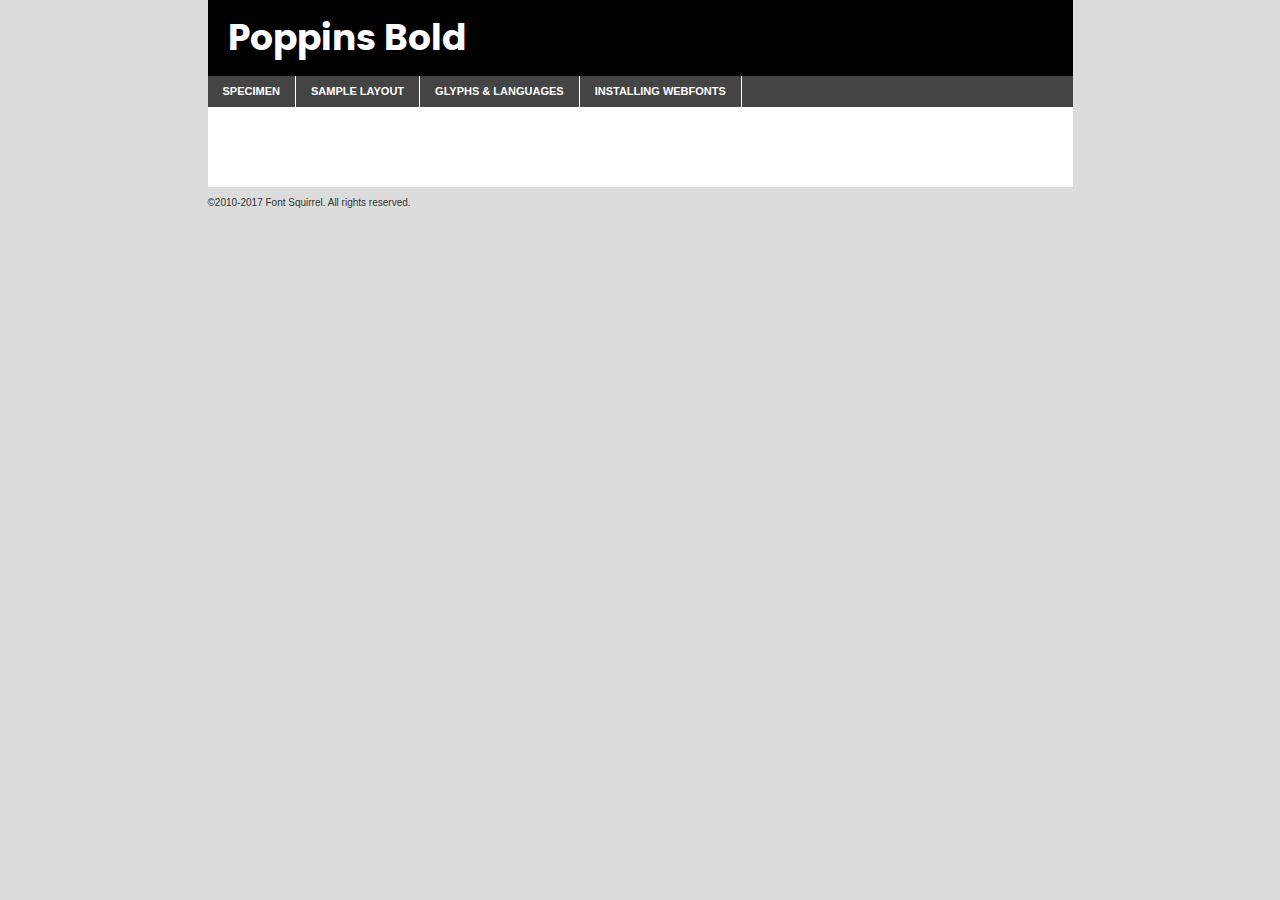
<file: Codes/fonts/poppins-bold-demo.html>
<!DOCTYPE html PUBLIC "-//W3C//DTD XHTML 1.0 Transitional//EN"
	"http://www.w3.org/TR/xhtml1/DTD/xhtml1-transitional.dtd">

<html xmlns="http://www.w3.org/1999/xhtml" xml:lang="en" lang="en">
<head>
	<meta http-equiv="Content-Type" content="text/html; charset=utf-8" />
	<script src="http://ajax.googleapis.com/ajax/libs/jquery/1.7.2/jquery.min.js" type="text/javascript" charset="utf-8"></script>
	<script type="text/javascript">
	(function($){$.fn.easyTabs=function(option){var param=jQuery.extend({fadeSpeed:"fast",defaultContent:1,activeClass:'active'},option);$(this).each(function(){var thisId="#"+this.id;if(param.defaultContent==''){param.defaultContent=1;}
	if(typeof param.defaultContent=="number")
	{var defaultTab=$(thisId+" .tabs li:eq("+(param.defaultContent-1)+") a").attr('href').substr(1);}else{var defaultTab=param.defaultContent;}
	$(thisId+" .tabs li a").each(function(){var tabToHide=$(this).attr('href').substr(1);$("#"+tabToHide).addClass('easytabs-tab-content');});hideAll();changeContent(defaultTab);function hideAll(){$(thisId+" .easytabs-tab-content").hide();}
	function changeContent(tabId){hideAll();$(thisId+" .tabs li").removeClass(param.activeClass);$(thisId+" .tabs li a[href=#"+tabId+"]").closest('li').addClass(param.activeClass);if(param.fadeSpeed!="none")
	{$(thisId+" #"+tabId).fadeIn(param.fadeSpeed);}else{$(thisId+" #"+tabId).show();}}
	$(thisId+" .tabs li").click(function(){var tabId=$(this).find('a').attr('href').substr(1);changeContent(tabId);return false;});});}})(jQuery);
	</script>
	<link rel="stylesheet" href="specimen_files/specimen_stylesheet.css" type="text/css" charset="utf-8" />
	<link rel="stylesheet" href="stylesheet.css" type="text/css" charset="utf-8" />

	<style type="text/css">
					body{
				font-family: 'poppinsbold';
							}
		</style>

	<title>Poppins Bold Specimen</title>
	
	
	<script type="text/javascript" charset="utf-8">
		$(document).ready(function() {
			$('#container').easyTabs({defaultContent:1});
		});
	</script>
</head>

<body>
<div id="container">
	<div id="header">
		Poppins Bold	</div>
	<ul class="tabs">
		<li><a href="#specimen">Specimen</a></li>
		<li><a href="#layout">Sample Layout</a></li>
				<li><a href="#glyphs">Glyphs &amp; Languages</a></li>
		<li><a href="#installing">Installing Webfonts</a></li>
		
	</ul>
	
	<div id="main_content">

		
			<div id="specimen">
		
				<div class="section">
					<div class="grid12 firstcol">
						<div class="huge">AaBb</div>
					</div>
				</div>
		
				<div class="section">
					<div class="glyph_range">A&#x200B;B&#x200b;C&#x200b;D&#x200b;E&#x200b;F&#x200b;G&#x200b;H&#x200b;I&#x200b;J&#x200b;K&#x200b;L&#x200b;M&#x200b;N&#x200b;O&#x200b;P&#x200b;Q&#x200b;R&#x200b;S&#x200b;T&#x200b;U&#x200b;V&#x200b;W&#x200b;X&#x200b;Y&#x200b;Z&#x200b;a&#x200b;b&#x200b;c&#x200b;d&#x200b;e&#x200b;f&#x200b;g&#x200b;h&#x200b;i&#x200b;j&#x200b;k&#x200b;l&#x200b;m&#x200b;n&#x200b;o&#x200b;p&#x200b;q&#x200b;r&#x200b;s&#x200b;t&#x200b;u&#x200b;v&#x200b;w&#x200b;x&#x200b;y&#x200b;z&#x200b;1&#x200b;2&#x200b;3&#x200b;4&#x200b;5&#x200b;6&#x200b;7&#x200b;8&#x200b;9&#x200b;0&#x200b;&amp;&#x200b;.&#x200b;,&#x200b;?&#x200b;!&#x200b;&#64;&#x200b;(&#x200b;)&#x200b;#&#x200b;$&#x200b;%&#x200b;*&#x200b;+&#x200b;-&#x200b;=&#x200b;:&#x200b;;</div>
				</div>
				<div class="section">
					<div class="grid12 firstcol">
						<table class="sample_table">
							<tr><td>10</td><td class="size10">abcdefghijklmnopqrstuvwxyzABCDEFGHIJKLMNOPQRSTUVWXYZ0123456789abcdefghijklmnopqrstuvwxyzABCDEFGHIJKLMNOPQRSTUVWXYZ0123456789abcdefghijklmnopqrstuvwxyzABCDEFGHIJKLMNOPQRSTUVWXYZ</td></tr>
							<tr><td>11</td><td class="size11">abcdefghijklmnopqrstuvwxyzABCDEFGHIJKLMNOPQRSTUVWXYZ0123456789abcdefghijklmnopqrstuvwxyzABCDEFGHIJKLMNOPQRSTUVWXYZ0123456789abcdefghijklmnopqrstuvwxyzABCDEFGHIJKLMNOPQRSTUVWXYZ</td></tr>
							<tr><td>12</td><td class="size12">abcdefghijklmnopqrstuvwxyzABCDEFGHIJKLMNOPQRSTUVWXYZ0123456789abcdefghijklmnopqrstuvwxyzABCDEFGHIJKLMNOPQRSTUVWXYZ0123456789abcdefghijklmnopqrstuvwxyzABCDEFGHIJKLMNOPQRSTUVWXYZ</td></tr>
							<tr><td>13</td><td class="size13">abcdefghijklmnopqrstuvwxyzABCDEFGHIJKLMNOPQRSTUVWXYZ0123456789abcdefghijklmnopqrstuvwxyzABCDEFGHIJKLMNOPQRSTUVWXYZ0123456789abcdefghijklmnopqrstuvwxyzABCDEFGHIJKLMNOPQRSTUVWXYZ</td></tr>
							<tr><td>14</td><td class="size14">abcdefghijklmnopqrstuvwxyzABCDEFGHIJKLMNOPQRSTUVWXYZ0123456789abcdefghijklmnopqrstuvwxyzABCDEFGHIJKLMNOPQRSTUVWXYZ0123456789abcdefghijklmnopqrstuvwxyzABCDEFGHIJKLMNOPQRSTUVWXYZ</td></tr>
							<tr><td>16</td><td class="size16">abcdefghijklmnopqrstuvwxyzABCDEFGHIJKLMNOPQRSTUVWXYZ0123456789abcdefghijklmnopqrstuvwxyzABCDEFGHIJKLMNOPQRSTUVWXYZ</td></tr>
							<tr><td>18</td><td class="size18">abcdefghijklmnopqrstuvwxyzABCDEFGHIJKLMNOPQRSTUVWXYZ0123456789abcdefghijklmnopqrstuvwxyzABCDEFGHIJKLMNOPQRSTUVWXYZ</td></tr>
							<tr><td>20</td><td class="size20">abcdefghijklmnopqrstuvwxyzABCDEFGHIJKLMNOPQRSTUVWXYZ0123456789abcdefghijklmnopqrstuvwxyzABCDEFGHIJKLMNOPQRSTUVWXYZ</td></tr>
							<tr><td>24</td><td class="size24">abcdefghijklmnopqrstuvwxyzABCDEFGHIJKLMNOPQRSTUVWXYZ0123456789abcdefghijklmnopqrstuvwxyzABCDEFGHIJKLMNOPQRSTUVWXYZ</td></tr>
							<tr><td>30</td><td class="size30">abcdefghijklmnopqrstuvwxyzABCDEFGHIJKLMNOPQRSTUVWXYZ0123456789abcdefghijklmnopqrstuvwxyzABCDEFGHIJKLMNOPQRSTUVWXYZ</td></tr>
							<tr><td>36</td><td class="size36">abcdefghijklmnopqrstuvwxyzABCDEFGHIJKLMNOPQRSTUVWXYZ0123456789abcdefghijklmnopqrstuvwxyzABCDEFGHIJKLMNOPQRSTUVWXYZ</td></tr>
							<tr><td>48</td><td class="size48">abcdefghijklmnopqrstuvwxyzABCDEFGHIJKLMNOPQRSTUVWXYZ0123456789abcdefghijklmnopqrstuvwxyzABCDEFGHIJKLMNOPQRSTUVWXYZ</td></tr>
							<tr><td>60</td><td class="size60">abcdefghijklmnopqrstuvwxyzABCDEFGHIJKLMNOPQRSTUVWXYZ0123456789abcdefghijklmnopqrstuvwxyzABCDEFGHIJKLMNOPQRSTUVWXYZ</td></tr>
							<tr><td>72</td><td class="size72">abcdefghijklmnopqrstuvwxyzABCDEFGHIJKLMNOPQRSTUVWXYZ0123456789abcdefghijklmnopqrstuvwxyzABCDEFGHIJKLMNOPQRSTUVWXYZ</td></tr>
							<tr><td>90</td><td class="size90">abcdefghijklmnopqrstuvwxyzABCDEFGHIJKLMNOPQRSTUVWXYZ0123456789abcdefghijklmnopqrstuvwxyzABCDEFGHIJKLMNOPQRSTUVWXYZ</td></tr>
						</table>
				
					</div>
			
				</div>
		
		
		
								<div class="section" id="bodycomparison">


										<div id="xheight">
				<div class="fontbody">&#x25FC;&#x25FC;&#x25FC;&#x25FC;&#x25FC;&#x25FC;&#x25FC;&#x25FC;&#x25FC;&#x25FC;&#x25FC;&#x25FC;&#x25FC;&#x25FC;&#x25FC;&#x25FC;&#x25FC;&#x25FC;&#x25FC;&#x25FC;&#x25FC;&#x25FC;&#x25FC;&#x25FC;&#x25FC;&#x25FC;&#x25FC;&#x25FC;&#x25FC;&#x25FC;&#x25FC;&#x25FC;&#x25FC;&#x25FC;&#x25FC;&#x25FC;&#x25FC;&#x25FC;&#x25FC;&#x25FC;&#x25FC;&#x25FC;&#x25FC;&#x25FC;&#x25FC;&#x25FC;&#x25FC;&#x25FC;&#x25FC;&#x25FC;&#x25FC;&#x25FC;&#x25FC;&#x25FC;&#x25FC;&#x25FC;&#x25FC;&#x25FC;&#x25FC;&#x25FC;&#x25FC;&#x25FC;&#x25FC;&#x25FC;&#x25FC;&#x25FC;&#x25FC;&#x25FC;&#x25FC;&#x25FC;&#x25FC;&#x25FC;&#x25FC;&#x25FC;&#x25FC;&#x25FC;&#x25FC;&#x25FC;&#x25FC;&#x25FC;&#x25FC;&#x25FC;&#x25FC;&#x25FC;&#x25FC;&#x25FC;&#x25FC;&#x25FC;&#x25FC;&#x25FC;&#x25FC;&#x25FC;&#x25FC;&#x25FC;&#x25FC;&#x25FC;&#x25FC;&#x25FC;&#x25FC;body</div><div class="arialbody">body</div><div class="verdanabody">body</div><div class="georgiabody">body</div></div>
										<div class="fontbody" style="z-index:1">
											body<span>Poppins Bold</span>
										</div>
										<div class="arialbody" style="z-index:1">
											body<span>Arial</span>
										</div>
										<div class="verdanabody" style="z-index:1">
											body<span>Verdana</span>
										</div>
										<div class="georgiabody" style="z-index:1">
											body<span>Georgia</span>
										</div>



								</div>
		
		
				<div class="section psample psample_row1" id="">
					
					<div class="grid2 firstcol">
						<p class="size10"><span>10.</span>Aenean lacinia bibendum nulla sed consectetur. Fusce dapibus, tellus ac cursus commodo, tortor mauris condimentum nibh, ut fermentum massa justo sit amet risus. Nullam id dolor id nibh ultricies vehicula ut id elit. Cum sociis natoque penatibus et magnis dis parturient montes, nascetur ridiculus mus. Nulla vitae elit libero, a pharetra augue.</p>
			
					</div>
					<div class="grid3">
						<p class="size11"><span>11.</span>Aenean lacinia bibendum nulla sed consectetur. Fusce dapibus, tellus ac cursus commodo, tortor mauris condimentum nibh, ut fermentum massa justo sit amet risus. Nullam id dolor id nibh ultricies vehicula ut id elit. Cum sociis natoque penatibus et magnis dis parturient montes, nascetur ridiculus mus. Nulla vitae elit libero, a pharetra augue.</p>
			
					</div>
					<div class="grid3">
						<p class="size12"><span>12.</span>Aenean lacinia bibendum nulla sed consectetur. Fusce dapibus, tellus ac cursus commodo, tortor mauris condimentum nibh, ut fermentum massa justo sit amet risus. Nullam id dolor id nibh ultricies vehicula ut id elit. Cum sociis natoque penatibus et magnis dis parturient montes, nascetur ridiculus mus. Nulla vitae elit libero, a pharetra augue.</p>
			
					</div>
					<div class="grid4">
						<p class="size13"><span>13.</span>Aenean lacinia bibendum nulla sed consectetur. Fusce dapibus, tellus ac cursus commodo, tortor mauris condimentum nibh, ut fermentum massa justo sit amet risus. Nullam id dolor id nibh ultricies vehicula ut id elit. Cum sociis natoque penatibus et magnis dis parturient montes, nascetur ridiculus mus. Nulla vitae elit libero, a pharetra augue.</p>
			
					</div>
					<div class="white_blend"></div>
					
				</div>
				<div class="section psample psample_row2" id="">
					<div class="grid3 firstcol">
						<p class="size14"><span>14.</span>Aenean lacinia bibendum nulla sed consectetur. Fusce dapibus, tellus ac cursus commodo, tortor mauris condimentum nibh, ut fermentum massa justo sit amet risus. Nullam id dolor id nibh ultricies vehicula ut id elit. Cum sociis natoque penatibus et magnis dis parturient montes, nascetur ridiculus mus. Nulla vitae elit libero, a pharetra augue.</p>
			
					</div>
					<div class="grid4">
						<p class="size16"><span>16.</span>Aenean lacinia bibendum nulla sed consectetur. Fusce dapibus, tellus ac cursus commodo, tortor mauris condimentum nibh, ut fermentum massa justo sit amet risus. Nullam id dolor id nibh ultricies vehicula ut id elit. Cum sociis natoque penatibus et magnis dis parturient montes, nascetur ridiculus mus. Nulla vitae elit libero, a pharetra augue.</p>
			
					</div>
					<div class="grid5">
						<p class="size18"><span>18.</span>Aenean lacinia bibendum nulla sed consectetur. Fusce dapibus, tellus ac cursus commodo, tortor mauris condimentum nibh, ut fermentum massa justo sit amet risus. Nullam id dolor id nibh ultricies vehicula ut id elit. Cum sociis natoque penatibus et magnis dis parturient montes, nascetur ridiculus mus. Nulla vitae elit libero, a pharetra augue.</p>
			
					</div>

					<div class="white_blend"></div>

				</div>
				
				<div class="section psample psample_row3" id="">
					<div class="grid5 firstcol">
						<p class="size20"><span>20.</span>Aenean lacinia bibendum nulla sed consectetur. Fusce dapibus, tellus ac cursus commodo, tortor mauris condimentum nibh, ut fermentum massa justo sit amet risus. Nullam id dolor id nibh ultricies vehicula ut id elit. Cum sociis natoque penatibus et magnis dis parturient montes, nascetur ridiculus mus. Nulla vitae elit libero, a pharetra augue.</p>
					</div>
					<div class="grid7">
						<p class="size24"><span>24.</span>Aenean lacinia bibendum nulla sed consectetur. Fusce dapibus, tellus ac cursus commodo, tortor mauris condimentum nibh, ut fermentum massa justo sit amet risus. Nullam id dolor id nibh ultricies vehicula ut id elit. Cum sociis natoque penatibus et magnis dis parturient montes, nascetur ridiculus mus. Nulla vitae elit libero, a pharetra augue.</p>
					</div>
					
					<div class="white_blend"></div>
					
				</div>
				
				<div class="section psample psample_row4" id="">
					<div class="grid12 firstcol">
						<p class="size30"><span>30.</span>Aenean lacinia bibendum nulla sed consectetur. Fusce dapibus, tellus ac cursus commodo, tortor mauris condimentum nibh, ut fermentum massa justo sit amet risus. Nullam id dolor id nibh ultricies vehicula ut id elit. Cum sociis natoque penatibus et magnis dis parturient montes, nascetur ridiculus mus. Nulla vitae elit libero, a pharetra augue.</p>
					</div>
					<div class="white_blend"></div>
					
				</div>
				
				
				
				<div class="section psample psample_row1 fullreverse">
					<div class="grid2 firstcol">
						<p class="size10"><span>10.</span>Aenean lacinia bibendum nulla sed consectetur. Fusce dapibus, tellus ac cursus commodo, tortor mauris condimentum nibh, ut fermentum massa justo sit amet risus. Nullam id dolor id nibh ultricies vehicula ut id elit. Cum sociis natoque penatibus et magnis dis parturient montes, nascetur ridiculus mus. Nulla vitae elit libero, a pharetra augue.</p>
			
					</div>
					<div class="grid3">
						<p class="size11"><span>11.</span>Aenean lacinia bibendum nulla sed consectetur. Fusce dapibus, tellus ac cursus commodo, tortor mauris condimentum nibh, ut fermentum massa justo sit amet risus. Nullam id dolor id nibh ultricies vehicula ut id elit. Cum sociis natoque penatibus et magnis dis parturient montes, nascetur ridiculus mus. Nulla vitae elit libero, a pharetra augue.</p>
			
					</div>
					<div class="grid3">
						<p class="size12"><span>12.</span>Aenean lacinia bibendum nulla sed consectetur. Fusce dapibus, tellus ac cursus commodo, tortor mauris condimentum nibh, ut fermentum massa justo sit amet risus. Nullam id dolor id nibh ultricies vehicula ut id elit. Cum sociis natoque penatibus et magnis dis parturient montes, nascetur ridiculus mus. Nulla vitae elit libero, a pharetra augue.</p>
			
					</div>
					<div class="grid4">
						<p class="size13"><span>13.</span>Aenean lacinia bibendum nulla sed consectetur. Fusce dapibus, tellus ac cursus commodo, tortor mauris condimentum nibh, ut fermentum massa justo sit amet risus. Nullam id dolor id nibh ultricies vehicula ut id elit. Cum sociis natoque penatibus et magnis dis parturient montes, nascetur ridiculus mus. Nulla vitae elit libero, a pharetra augue.</p>
			
					</div>
					<div class="black_blend"></div>
					
				</div>
				
				<div class="section psample psample_row2 fullreverse">
					<div class="grid3 firstcol">
						<p class="size14"><span>14.</span>Aenean lacinia bibendum nulla sed consectetur. Fusce dapibus, tellus ac cursus commodo, tortor mauris condimentum nibh, ut fermentum massa justo sit amet risus. Nullam id dolor id nibh ultricies vehicula ut id elit. Cum sociis natoque penatibus et magnis dis parturient montes, nascetur ridiculus mus. Nulla vitae elit libero, a pharetra augue.</p>
			
					</div>
					<div class="grid4">
						<p class="size16"><span>16.</span>Aenean lacinia bibendum nulla sed consectetur. Fusce dapibus, tellus ac cursus commodo, tortor mauris condimentum nibh, ut fermentum massa justo sit amet risus. Nullam id dolor id nibh ultricies vehicula ut id elit. Cum sociis natoque penatibus et magnis dis parturient montes, nascetur ridiculus mus. Nulla vitae elit libero, a pharetra augue.</p>
			
					</div>
					<div class="grid5">
						<p class="size18"><span>18.</span>Aenean lacinia bibendum nulla sed consectetur. Fusce dapibus, tellus ac cursus commodo, tortor mauris condimentum nibh, ut fermentum massa justo sit amet risus. Nullam id dolor id nibh ultricies vehicula ut id elit. Cum sociis natoque penatibus et magnis dis parturient montes, nascetur ridiculus mus. Nulla vitae elit libero, a pharetra augue.</p>
			
					</div>
					<div class="black_blend"></div>

				</div>
				
				<div class="section psample fullreverse psample_row3" id="">
					<div class="grid5 firstcol">
						<p class="size20"><span>20.</span>Aenean lacinia bibendum nulla sed consectetur. Fusce dapibus, tellus ac cursus commodo, tortor mauris condimentum nibh, ut fermentum massa justo sit amet risus. Nullam id dolor id nibh ultricies vehicula ut id elit. Cum sociis natoque penatibus et magnis dis parturient montes, nascetur ridiculus mus. Nulla vitae elit libero, a pharetra augue.</p>
					</div>
					<div class="grid7">
						<p class="size24"><span>24.</span>Aenean lacinia bibendum nulla sed consectetur. Fusce dapibus, tellus ac cursus commodo, tortor mauris condimentum nibh, ut fermentum massa justo sit amet risus. Nullam id dolor id nibh ultricies vehicula ut id elit. Cum sociis natoque penatibus et magnis dis parturient montes, nascetur ridiculus mus. Nulla vitae elit libero, a pharetra augue.</p>
					</div>
					
					<div class="black_blend"></div>
					
				</div>
				
				<div class="section psample fullreverse psample_row4" id="" style="border-bottom: 20px #000 solid;">
					<div class="grid12 firstcol">
						<p class="size30"><span>30.</span>Aenean lacinia bibendum nulla sed consectetur. Fusce dapibus, tellus ac cursus commodo, tortor mauris condimentum nibh, ut fermentum massa justo sit amet risus. Nullam id dolor id nibh ultricies vehicula ut id elit. Cum sociis natoque penatibus et magnis dis parturient montes, nascetur ridiculus mus. Nulla vitae elit libero, a pharetra augue.</p>
					</div>
					<div class="black_blend"></div>
					
				</div>
				
				
				
				
			</div>
			
			<div id="layout">
				
				<div class="section">
					
					<div class="grid12 firstcol">
						<h1>Lorem Ipsum Dolor</h1>
						<h2>Etiam porta sem malesuada magna mollis euismod</h2>
						
						<p class="byline">By <a href="#link">Aenean Lacinia</a></p>
					</div>
				</div>
				<div class="section">
					<div class="grid8 firstcol">
						<p class="large">Donec sed odio dui. Morbi leo risus, porta ac consectetur ac, vestibulum at eros. Fusce dapibus, tellus ac cursus commodo, tortor mauris condimentum nibh, ut fermentum massa justo sit amet risus. </p>

						
						<h3>Pellentesque ornare sem</h3>

						<p>Maecenas sed diam eget risus varius blandit sit amet non magna. Maecenas faucibus mollis interdum. Donec ullamcorper nulla non metus auctor fringilla. Nullam id dolor id nibh ultricies vehicula ut id elit. Nullam id dolor id nibh ultricies vehicula ut id elit. </p>

						<p>Aenean eu leo quam. Pellentesque ornare sem lacinia quam venenatis vestibulum. Lorem ipsum dolor sit amet, consectetur adipiscing elit. Cum sociis natoque penatibus et magnis dis parturient montes, nascetur ridiculus mus. </p>

						<p>Nulla vitae elit libero, a pharetra augue. Praesent commodo cursus magna, vel scelerisque nisl consectetur et. Aenean lacinia bibendum nulla sed consectetur. </p>

						<p>Nullam quis risus eget urna mollis ornare vel eu leo. Nullam quis risus eget urna mollis ornare vel eu leo. Maecenas sed diam eget risus varius blandit sit amet non magna. Donec ullamcorper nulla non metus auctor fringilla. </p>

						<h3>Cras mattis consectetur</h3>

						<p>Aenean eu leo quam. Pellentesque ornare sem lacinia quam venenatis vestibulum. Aenean lacinia bibendum nulla sed consectetur. Integer posuere erat a ante venenatis dapibus posuere velit aliquet. Cras mattis consectetur purus sit amet fermentum. </p>

						<p>Nullam id dolor id nibh ultricies vehicula ut id elit. Nullam quis risus eget urna mollis ornare vel eu leo. Cras mattis consectetur purus sit amet fermentum.</p>
					</div>
					
					<div class="grid4 sidebar">
						
						<div class="box reverse">
							<p class="last">Nullam quis risus eget urna mollis ornare vel eu leo. Donec ullamcorper nulla non metus auctor fringilla. Cras mattis consectetur purus sit amet fermentum. Sed posuere consectetur est at lobortis. Lorem ipsum dolor sit amet, consectetur adipiscing elit. </p>
						</div>
						
						<p class="caption">Maecenas sed diam eget risus varius.</p>

						<p>Vestibulum id ligula porta felis euismod semper. Integer posuere erat a ante venenatis dapibus posuere velit aliquet. Vestibulum id ligula porta felis euismod semper. Sed posuere consectetur est at lobortis. Maecenas sed diam eget risus varius blandit sit amet non magna. Fusce dapibus, tellus ac cursus commodo, tortor mauris condimentum nibh, ut fermentum massa justo sit amet risus. </p>

					

						<p>Duis mollis, est non commodo luctus, nisi erat porttitor ligula, eget lacinia odio sem nec elit. Aenean lacinia bibendum nulla sed consectetur. Vivamus sagittis lacus vel augue laoreet rutrum faucibus dolor auctor. Aenean lacinia bibendum nulla sed consectetur. Nullam quis risus eget urna mollis ornare vel eu leo. </p>

						<p>Praesent commodo cursus magna, vel scelerisque nisl consectetur et. Donec ullamcorper nulla non metus auctor fringilla. Maecenas faucibus mollis interdum. Fusce dapibus, tellus ac cursus commodo, tortor mauris condimentum nibh, ut fermentum massa justo sit amet risus. </p>

					</div>
				</div>
				
			</div>


			



		<div id="glyphs">
			<div class="section">
				<div class="grid12 firstcol">
			
				<h1>Language Support</h1>
				<p>The subset of Poppins Bold in this kit supports the following languages:<br />
			
					Albanian, Basque, Breton, Chamorro, Danish, Dutch, English, Faroese, Finnish, French, Frisian, Galician, German, Icelandic, Italian, Malagasy, Norwegian, Portuguese, Spanish, Alsatian, Aragonese, Arapaho, Arrernte, Asturian, Aymara, Bislama, Cebuano, Corsican, Fijian, French_creole, Genoese, Gilbertese, Greenlandic, Haitian_creole, Hiligaynon, Hmong, Hopi, Ibanag, Iloko_ilokano, Indonesian, Interglossa_glosa, Interlingua, Irish_gaelic, Jerriais, Lojban, Lombard, Luxembourgeois, Manx, Mohawk, Norfolk_pitcairnese, Occitan, Oromo, Pangasinan, Papiamento, Piedmontese, Potawatomi, Rhaeto-romance, Romansh, Rotokas, Sami_lule, Samoan, Sardinian, Scots_gaelic, Seychelles_creole, Shona, Sicilian, Somali, Southern_ndebele, Swahili, Swati_swazi, Tagalog_filipino_pilipino, Tetum, Tok_pisin, Uyghur_latinized, Volapuk, Walloon, Warlpiri, Xhosa, Yapese, Zulu, Latinbasic, Ubasic, Demo				</p>
				<h1>Glyph Chart</h1>
				<p>The subset of Poppins Bold in this kit includes all the glyphs listed below. Unicode entities are included above each glyph to help you insert individual characters into your layout.</p>
				<div id="glyph_chart">
			
																														 <div><p>&amp;#13;</p>&#13;</div>
																				 <div><p>&amp;#32;</p>&#32;</div>
																				 <div><p>&amp;#33;</p>&#33;</div>
																				 <div><p>&amp;#34;</p>&#34;</div>
																				 <div><p>&amp;#35;</p>&#35;</div>
																				 <div><p>&amp;#36;</p>&#36;</div>
																				 <div><p>&amp;#37;</p>&#37;</div>
																				 <div><p>&amp;#38;</p>&#38;</div>
																				 <div><p>&amp;#39;</p>&#39;</div>
																				 <div><p>&amp;#40;</p>&#40;</div>
																				 <div><p>&amp;#41;</p>&#41;</div>
																				 <div><p>&amp;#42;</p>&#42;</div>
																				 <div><p>&amp;#43;</p>&#43;</div>
																				 <div><p>&amp;#44;</p>&#44;</div>
																				 <div><p>&amp;#45;</p>&#45;</div>
																				 <div><p>&amp;#46;</p>&#46;</div>
																				 <div><p>&amp;#47;</p>&#47;</div>
																				 <div><p>&amp;#48;</p>&#48;</div>
																				 <div><p>&amp;#49;</p>&#49;</div>
																				 <div><p>&amp;#50;</p>&#50;</div>
																				 <div><p>&amp;#51;</p>&#51;</div>
																				 <div><p>&amp;#52;</p>&#52;</div>
																				 <div><p>&amp;#53;</p>&#53;</div>
																				 <div><p>&amp;#54;</p>&#54;</div>
																				 <div><p>&amp;#55;</p>&#55;</div>
																				 <div><p>&amp;#56;</p>&#56;</div>
																				 <div><p>&amp;#57;</p>&#57;</div>
																				 <div><p>&amp;#58;</p>&#58;</div>
																				 <div><p>&amp;#59;</p>&#59;</div>
																				 <div><p>&amp;#60;</p>&#60;</div>
																				 <div><p>&amp;#61;</p>&#61;</div>
																				 <div><p>&amp;#62;</p>&#62;</div>
																				 <div><p>&amp;#63;</p>&#63;</div>
																				 <div><p>&amp;#64;</p>&#64;</div>
																				 <div><p>&amp;#65;</p>&#65;</div>
																				 <div><p>&amp;#66;</p>&#66;</div>
																				 <div><p>&amp;#67;</p>&#67;</div>
																				 <div><p>&amp;#68;</p>&#68;</div>
																				 <div><p>&amp;#69;</p>&#69;</div>
																				 <div><p>&amp;#70;</p>&#70;</div>
																				 <div><p>&amp;#71;</p>&#71;</div>
																				 <div><p>&amp;#72;</p>&#72;</div>
																				 <div><p>&amp;#73;</p>&#73;</div>
																				 <div><p>&amp;#74;</p>&#74;</div>
																				 <div><p>&amp;#75;</p>&#75;</div>
																				 <div><p>&amp;#76;</p>&#76;</div>
																				 <div><p>&amp;#77;</p>&#77;</div>
																				 <div><p>&amp;#78;</p>&#78;</div>
																				 <div><p>&amp;#79;</p>&#79;</div>
																				 <div><p>&amp;#80;</p>&#80;</div>
																				 <div><p>&amp;#81;</p>&#81;</div>
																				 <div><p>&amp;#82;</p>&#82;</div>
																				 <div><p>&amp;#83;</p>&#83;</div>
																				 <div><p>&amp;#84;</p>&#84;</div>
																				 <div><p>&amp;#85;</p>&#85;</div>
																				 <div><p>&amp;#86;</p>&#86;</div>
																				 <div><p>&amp;#87;</p>&#87;</div>
																				 <div><p>&amp;#88;</p>&#88;</div>
																				 <div><p>&amp;#89;</p>&#89;</div>
																				 <div><p>&amp;#90;</p>&#90;</div>
																				 <div><p>&amp;#91;</p>&#91;</div>
																				 <div><p>&amp;#92;</p>&#92;</div>
																				 <div><p>&amp;#93;</p>&#93;</div>
																				 <div><p>&amp;#94;</p>&#94;</div>
																				 <div><p>&amp;#95;</p>&#95;</div>
																				 <div><p>&amp;#96;</p>&#96;</div>
																				 <div><p>&amp;#97;</p>&#97;</div>
																				 <div><p>&amp;#98;</p>&#98;</div>
																				 <div><p>&amp;#99;</p>&#99;</div>
																				 <div><p>&amp;#100;</p>&#100;</div>
																				 <div><p>&amp;#101;</p>&#101;</div>
																				 <div><p>&amp;#102;</p>&#102;</div>
																				 <div><p>&amp;#103;</p>&#103;</div>
																				 <div><p>&amp;#104;</p>&#104;</div>
																				 <div><p>&amp;#105;</p>&#105;</div>
																				 <div><p>&amp;#106;</p>&#106;</div>
																				 <div><p>&amp;#107;</p>&#107;</div>
																				 <div><p>&amp;#108;</p>&#108;</div>
																				 <div><p>&amp;#109;</p>&#109;</div>
																				 <div><p>&amp;#110;</p>&#110;</div>
																				 <div><p>&amp;#111;</p>&#111;</div>
																				 <div><p>&amp;#112;</p>&#112;</div>
																				 <div><p>&amp;#113;</p>&#113;</div>
																				 <div><p>&amp;#114;</p>&#114;</div>
																				 <div><p>&amp;#115;</p>&#115;</div>
																				 <div><p>&amp;#116;</p>&#116;</div>
																				 <div><p>&amp;#117;</p>&#117;</div>
																				 <div><p>&amp;#118;</p>&#118;</div>
																				 <div><p>&amp;#119;</p>&#119;</div>
																				 <div><p>&amp;#120;</p>&#120;</div>
																				 <div><p>&amp;#121;</p>&#121;</div>
																				 <div><p>&amp;#122;</p>&#122;</div>
																				 <div><p>&amp;#123;</p>&#123;</div>
																				 <div><p>&amp;#124;</p>&#124;</div>
																				 <div><p>&amp;#125;</p>&#125;</div>
																				 <div><p>&amp;#126;</p>&#126;</div>
																				 <div><p>&amp;#160;</p>&#160;</div>
																				 <div><p>&amp;#161;</p>&#161;</div>
																				 <div><p>&amp;#162;</p>&#162;</div>
																				 <div><p>&amp;#163;</p>&#163;</div>
																				 <div><p>&amp;#164;</p>&#164;</div>
																				 <div><p>&amp;#165;</p>&#165;</div>
																				 <div><p>&amp;#166;</p>&#166;</div>
																				 <div><p>&amp;#167;</p>&#167;</div>
																				 <div><p>&amp;#168;</p>&#168;</div>
																				 <div><p>&amp;#169;</p>&#169;</div>
																				 <div><p>&amp;#170;</p>&#170;</div>
																				 <div><p>&amp;#171;</p>&#171;</div>
																				 <div><p>&amp;#172;</p>&#172;</div>
																				 <div><p>&amp;#173;</p>&#173;</div>
																				 <div><p>&amp;#174;</p>&#174;</div>
																				 <div><p>&amp;#175;</p>&#175;</div>
																				 <div><p>&amp;#176;</p>&#176;</div>
																				 <div><p>&amp;#177;</p>&#177;</div>
																				 <div><p>&amp;#178;</p>&#178;</div>
																				 <div><p>&amp;#179;</p>&#179;</div>
																				 <div><p>&amp;#180;</p>&#180;</div>
																				 <div><p>&amp;#181;</p>&#181;</div>
																				 <div><p>&amp;#182;</p>&#182;</div>
																				 <div><p>&amp;#183;</p>&#183;</div>
																				 <div><p>&amp;#184;</p>&#184;</div>
																				 <div><p>&amp;#185;</p>&#185;</div>
																				 <div><p>&amp;#186;</p>&#186;</div>
																				 <div><p>&amp;#187;</p>&#187;</div>
																				 <div><p>&amp;#188;</p>&#188;</div>
																				 <div><p>&amp;#189;</p>&#189;</div>
																				 <div><p>&amp;#190;</p>&#190;</div>
																				 <div><p>&amp;#191;</p>&#191;</div>
																				 <div><p>&amp;#192;</p>&#192;</div>
																				 <div><p>&amp;#193;</p>&#193;</div>
																				 <div><p>&amp;#194;</p>&#194;</div>
																				 <div><p>&amp;#195;</p>&#195;</div>
																				 <div><p>&amp;#196;</p>&#196;</div>
																				 <div><p>&amp;#197;</p>&#197;</div>
																				 <div><p>&amp;#198;</p>&#198;</div>
																				 <div><p>&amp;#199;</p>&#199;</div>
																				 <div><p>&amp;#200;</p>&#200;</div>
																				 <div><p>&amp;#201;</p>&#201;</div>
																				 <div><p>&amp;#202;</p>&#202;</div>
																				 <div><p>&amp;#203;</p>&#203;</div>
																				 <div><p>&amp;#204;</p>&#204;</div>
																				 <div><p>&amp;#205;</p>&#205;</div>
																				 <div><p>&amp;#206;</p>&#206;</div>
																				 <div><p>&amp;#207;</p>&#207;</div>
																				 <div><p>&amp;#208;</p>&#208;</div>
																				 <div><p>&amp;#209;</p>&#209;</div>
																				 <div><p>&amp;#210;</p>&#210;</div>
																				 <div><p>&amp;#211;</p>&#211;</div>
																				 <div><p>&amp;#212;</p>&#212;</div>
																				 <div><p>&amp;#213;</p>&#213;</div>
																				 <div><p>&amp;#214;</p>&#214;</div>
																				 <div><p>&amp;#215;</p>&#215;</div>
																				 <div><p>&amp;#216;</p>&#216;</div>
																				 <div><p>&amp;#217;</p>&#217;</div>
																				 <div><p>&amp;#218;</p>&#218;</div>
																				 <div><p>&amp;#219;</p>&#219;</div>
																				 <div><p>&amp;#220;</p>&#220;</div>
																				 <div><p>&amp;#221;</p>&#221;</div>
																				 <div><p>&amp;#222;</p>&#222;</div>
																				 <div><p>&amp;#223;</p>&#223;</div>
																				 <div><p>&amp;#224;</p>&#224;</div>
																				 <div><p>&amp;#225;</p>&#225;</div>
																				 <div><p>&amp;#226;</p>&#226;</div>
																				 <div><p>&amp;#227;</p>&#227;</div>
																				 <div><p>&amp;#228;</p>&#228;</div>
																				 <div><p>&amp;#229;</p>&#229;</div>
																				 <div><p>&amp;#230;</p>&#230;</div>
																				 <div><p>&amp;#231;</p>&#231;</div>
																				 <div><p>&amp;#232;</p>&#232;</div>
																				 <div><p>&amp;#233;</p>&#233;</div>
																				 <div><p>&amp;#234;</p>&#234;</div>
																				 <div><p>&amp;#235;</p>&#235;</div>
																				 <div><p>&amp;#236;</p>&#236;</div>
																				 <div><p>&amp;#237;</p>&#237;</div>
																				 <div><p>&amp;#238;</p>&#238;</div>
																				 <div><p>&amp;#239;</p>&#239;</div>
																				 <div><p>&amp;#240;</p>&#240;</div>
																				 <div><p>&amp;#241;</p>&#241;</div>
																				 <div><p>&amp;#242;</p>&#242;</div>
																				 <div><p>&amp;#243;</p>&#243;</div>
																				 <div><p>&amp;#244;</p>&#244;</div>
																				 <div><p>&amp;#245;</p>&#245;</div>
																				 <div><p>&amp;#246;</p>&#246;</div>
																				 <div><p>&amp;#247;</p>&#247;</div>
																				 <div><p>&amp;#248;</p>&#248;</div>
																				 <div><p>&amp;#249;</p>&#249;</div>
																				 <div><p>&amp;#250;</p>&#250;</div>
																				 <div><p>&amp;#251;</p>&#251;</div>
																				 <div><p>&amp;#252;</p>&#252;</div>
																				 <div><p>&amp;#253;</p>&#253;</div>
																				 <div><p>&amp;#254;</p>&#254;</div>
																				 <div><p>&amp;#255;</p>&#255;</div>
																				 <div><p>&amp;#338;</p>&#338;</div>
																				 <div><p>&amp;#339;</p>&#339;</div>
																				 <div><p>&amp;#376;</p>&#376;</div>
																				 <div><p>&amp;#710;</p>&#710;</div>
																				 <div><p>&amp;#732;</p>&#732;</div>
																				 <div><p>&amp;#8192;</p>&#8192;</div>
																				 <div><p>&amp;#8193;</p>&#8193;</div>
																				 <div><p>&amp;#8194;</p>&#8194;</div>
																				 <div><p>&amp;#8195;</p>&#8195;</div>
																				 <div><p>&amp;#8196;</p>&#8196;</div>
																				 <div><p>&amp;#8197;</p>&#8197;</div>
																				 <div><p>&amp;#8198;</p>&#8198;</div>
																				 <div><p>&amp;#8199;</p>&#8199;</div>
																				 <div><p>&amp;#8200;</p>&#8200;</div>
																				 <div><p>&amp;#8201;</p>&#8201;</div>
																				 <div><p>&amp;#8202;</p>&#8202;</div>
																				 <div><p>&amp;#8208;</p>&#8208;</div>
																				 <div><p>&amp;#8209;</p>&#8209;</div>
																				 <div><p>&amp;#8210;</p>&#8210;</div>
																				 <div><p>&amp;#8211;</p>&#8211;</div>
																				 <div><p>&amp;#8212;</p>&#8212;</div>
																				 <div><p>&amp;#8216;</p>&#8216;</div>
																				 <div><p>&amp;#8217;</p>&#8217;</div>
																				 <div><p>&amp;#8218;</p>&#8218;</div>
																				 <div><p>&amp;#8220;</p>&#8220;</div>
																				 <div><p>&amp;#8221;</p>&#8221;</div>
																				 <div><p>&amp;#8222;</p>&#8222;</div>
																				 <div><p>&amp;#8226;</p>&#8226;</div>
																				 <div><p>&amp;#8230;</p>&#8230;</div>
																				 <div><p>&amp;#8239;</p>&#8239;</div>
																				 <div><p>&amp;#8249;</p>&#8249;</div>
																				 <div><p>&amp;#8250;</p>&#8250;</div>
																				 <div><p>&amp;#8287;</p>&#8287;</div>
																				 <div><p>&amp;#8364;</p>&#8364;</div>
																				 <div><p>&amp;#8482;</p>&#8482;</div>
																				 <div><p>&amp;#64257;</p>&#64257;</div>
																				 <div><p>&amp;#64258;</p>&#64258;</div>
																																																</div>	
				</div>
		
		
			</div>
		</div>
		
		
		<div id="specs">
			
		</div>
	
		<div id="installing">
			<div class="section">
				<div class="grid7 firstcol">
					<h1>Installing Webfonts</h1>
					
					<p>Webfonts are supported by all major browser platforms but not all in the same way. There are currently four different font formats that must be included in order to target all browsers. This includes TTF, WOFF, EOT and SVG.</p>
					
					<h2>1. Upload your webfonts</h2>
					<p>You must upload your webfont kit to your website. They should be in or near the same directory as your CSS files.</p>
					
					<h2>2. Include the webfont stylesheet</h2>
					<p>A special CSS @font-face declaration helps the various browsers select the appropriate font it needs without causing you a bunch of headaches. Learn more about this syntax by reading the <a href="https://www.fontspring.com/blog/further-hardening-of-the-bulletproof-syntax">Fontspring blog post</a> about it. The code for it is as follows:</p>


<code>
@font-face{ 
	font-family: 'MyWebFont';
	src: url('WebFont.eot');
	src: url('WebFont.eot?#iefix') format('embedded-opentype'),
	     url('WebFont.woff') format('woff'),
	     url('WebFont.ttf') format('truetype'),
	     url('WebFont.svg#webfont') format('svg');
}
</code>

	<p>We've already gone ahead and generated the code for you. All you have to do is link to the stylesheet in your HTML, like this:</p>
	<code>&lt;link rel=&quot;stylesheet&quot; href=&quot;stylesheet.css&quot; type=&quot;text/css&quot; charset=&quot;utf-8&quot; /&gt;</code>

					<h2>3. Modify your own stylesheet</h2>
					<p>To take advantage of your new fonts, you must tell your stylesheet to use them. Look at the original @font-face declaration above and find the property called "font-family." The name linked there will be what you use to reference the font. Prepend that webfont name to the font stack in the "font-family" property, inside the selector you want to change. For example:</p>
<code>p { font-family: 'WebFont', Arial, sans-serif; }</code>

<h2>4. Test</h2>
<p>Getting webfonts to work cross-browser <em>can</em> be tricky. Use the information in the sidebar to help you if you find that fonts aren't loading in a particular browser.</p>
				</div>
				
				<div class="grid5 sidebar">
					<div class="box">
						<h2>Troubleshooting<br />Font-Face Problems</h2>
						<p>Having trouble getting your webfonts to load in your new website? Here are some tips to sort out what might be the problem.</p>

						<h3>Fonts not showing in any browser</h3>

						<p>This sounds like you need to work on the plumbing. You either did not upload the fonts to the correct directory, or you did not link the fonts properly in the CSS. If you've confirmed that all this is correct and you still have a problem, take a look at your .htaccess file and see if requests are getting intercepted.</p>

						<h3>Fonts not loading in iPhone or iPad</h3>

						<p>The most common problem here is that you are serving the fonts from an IIS server. IIS refuses to serve files that have unknown MIME types. If that is the case, you must set the MIME type for SVG to "image/svg+xml" in the server settings. Follow these instructions from Microsoft if you need help.</p>

						<h3>Fonts not loading in Firefox</h3>

						<p>The primary reason for this failure? You are still using a version Firefox older than 3.5. So upgrade already! If that isn't it, then you are very likely serving fonts from a different domain. Firefox requires that all font assets be served from the same domain. Lastly it is possible that you need to add WOFF to your list of MIME types (if you are serving via IIS.)</p>

						<h3>Fonts not loading in IE</h3>

						<p>Are you looking at Internet Explorer on an actual Windows machine or are you cheating by using a service like Adobe BrowserLab? Many of these screenshot services do not render @font-face for IE. Best to test it on a real machine.</p>

						<h3>Fonts not loading in IE9</h3>

						<p>IE9, like Firefox, requires that fonts be served from the same domain as the website. Make sure that is the case.</p>
					</div>
				</div>
			</div>
			
		</div>
	
	</div>
	<div id="footer">
		<p>&copy;2010-2017 Font Squirrel. All rights reserved.</p>
	</div>
</div>
</body>
</html>
</file>
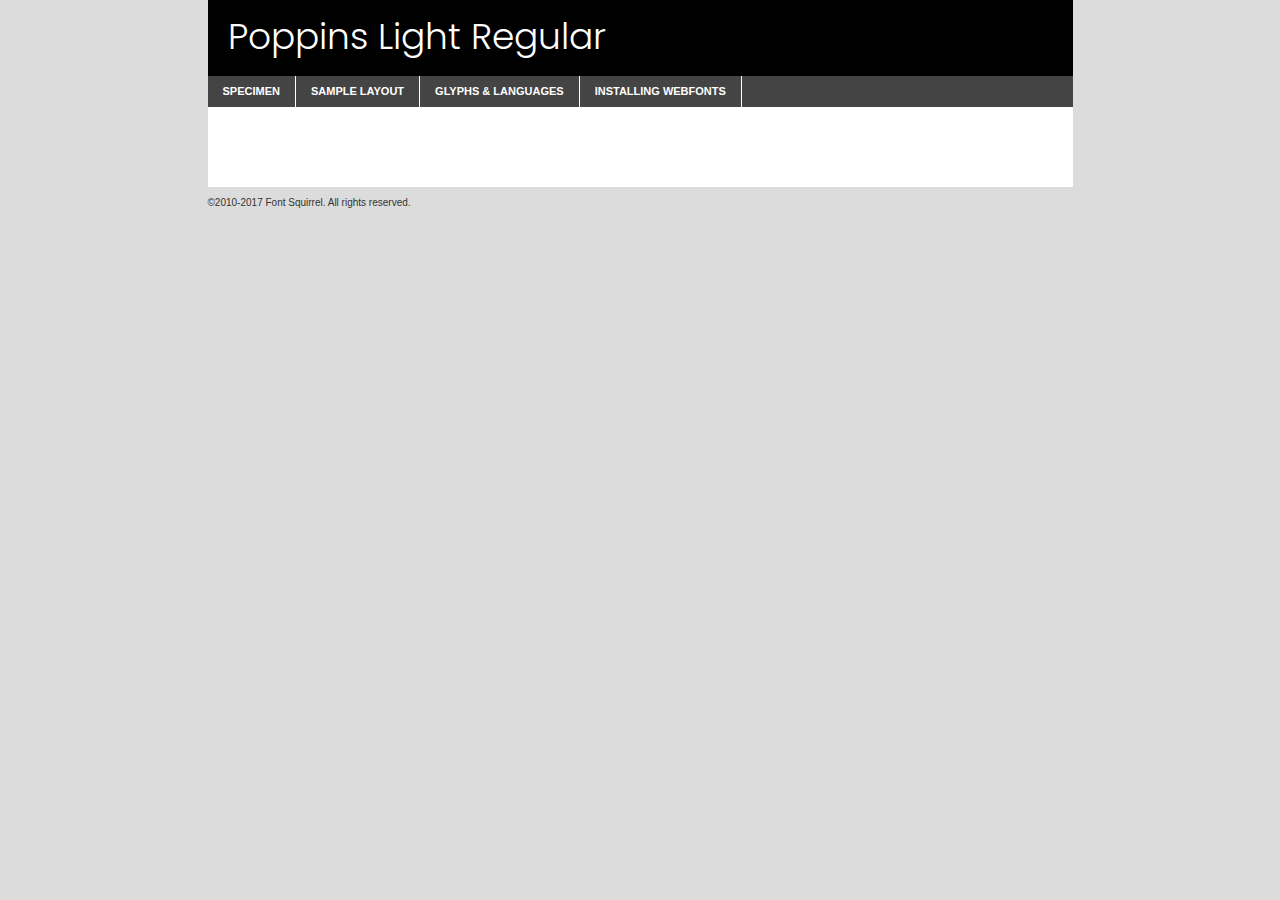
<file: Codes/fonts/poppins-light-demo.html>
<!DOCTYPE html PUBLIC "-//W3C//DTD XHTML 1.0 Transitional//EN"
	"http://www.w3.org/TR/xhtml1/DTD/xhtml1-transitional.dtd">

<html xmlns="http://www.w3.org/1999/xhtml" xml:lang="en" lang="en">
<head>
	<meta http-equiv="Content-Type" content="text/html; charset=utf-8" />
	<script src="http://ajax.googleapis.com/ajax/libs/jquery/1.7.2/jquery.min.js" type="text/javascript" charset="utf-8"></script>
	<script type="text/javascript">
	(function($){$.fn.easyTabs=function(option){var param=jQuery.extend({fadeSpeed:"fast",defaultContent:1,activeClass:'active'},option);$(this).each(function(){var thisId="#"+this.id;if(param.defaultContent==''){param.defaultContent=1;}
	if(typeof param.defaultContent=="number")
	{var defaultTab=$(thisId+" .tabs li:eq("+(param.defaultContent-1)+") a").attr('href').substr(1);}else{var defaultTab=param.defaultContent;}
	$(thisId+" .tabs li a").each(function(){var tabToHide=$(this).attr('href').substr(1);$("#"+tabToHide).addClass('easytabs-tab-content');});hideAll();changeContent(defaultTab);function hideAll(){$(thisId+" .easytabs-tab-content").hide();}
	function changeContent(tabId){hideAll();$(thisId+" .tabs li").removeClass(param.activeClass);$(thisId+" .tabs li a[href=#"+tabId+"]").closest('li').addClass(param.activeClass);if(param.fadeSpeed!="none")
	{$(thisId+" #"+tabId).fadeIn(param.fadeSpeed);}else{$(thisId+" #"+tabId).show();}}
	$(thisId+" .tabs li").click(function(){var tabId=$(this).find('a').attr('href').substr(1);changeContent(tabId);return false;});});}})(jQuery);
	</script>
	<link rel="stylesheet" href="specimen_files/specimen_stylesheet.css" type="text/css" charset="utf-8" />
	<link rel="stylesheet" href="stylesheet.css" type="text/css" charset="utf-8" />

	<style type="text/css">
					body{
				font-family: 'poppinslight';
							}
		</style>

	<title>Poppins Light Regular Specimen</title>
	
	
	<script type="text/javascript" charset="utf-8">
		$(document).ready(function() {
			$('#container').easyTabs({defaultContent:1});
		});
	</script>
</head>

<body>
<div id="container">
	<div id="header">
		Poppins Light Regular	</div>
	<ul class="tabs">
		<li><a href="#specimen">Specimen</a></li>
		<li><a href="#layout">Sample Layout</a></li>
				<li><a href="#glyphs">Glyphs &amp; Languages</a></li>
		<li><a href="#installing">Installing Webfonts</a></li>
		
	</ul>
	
	<div id="main_content">

		
			<div id="specimen">
		
				<div class="section">
					<div class="grid12 firstcol">
						<div class="huge">AaBb</div>
					</div>
				</div>
		
				<div class="section">
					<div class="glyph_range">A&#x200B;B&#x200b;C&#x200b;D&#x200b;E&#x200b;F&#x200b;G&#x200b;H&#x200b;I&#x200b;J&#x200b;K&#x200b;L&#x200b;M&#x200b;N&#x200b;O&#x200b;P&#x200b;Q&#x200b;R&#x200b;S&#x200b;T&#x200b;U&#x200b;V&#x200b;W&#x200b;X&#x200b;Y&#x200b;Z&#x200b;a&#x200b;b&#x200b;c&#x200b;d&#x200b;e&#x200b;f&#x200b;g&#x200b;h&#x200b;i&#x200b;j&#x200b;k&#x200b;l&#x200b;m&#x200b;n&#x200b;o&#x200b;p&#x200b;q&#x200b;r&#x200b;s&#x200b;t&#x200b;u&#x200b;v&#x200b;w&#x200b;x&#x200b;y&#x200b;z&#x200b;1&#x200b;2&#x200b;3&#x200b;4&#x200b;5&#x200b;6&#x200b;7&#x200b;8&#x200b;9&#x200b;0&#x200b;&amp;&#x200b;.&#x200b;,&#x200b;?&#x200b;!&#x200b;&#64;&#x200b;(&#x200b;)&#x200b;#&#x200b;$&#x200b;%&#x200b;*&#x200b;+&#x200b;-&#x200b;=&#x200b;:&#x200b;;</div>
				</div>
				<div class="section">
					<div class="grid12 firstcol">
						<table class="sample_table">
							<tr><td>10</td><td class="size10">abcdefghijklmnopqrstuvwxyzABCDEFGHIJKLMNOPQRSTUVWXYZ0123456789abcdefghijklmnopqrstuvwxyzABCDEFGHIJKLMNOPQRSTUVWXYZ0123456789abcdefghijklmnopqrstuvwxyzABCDEFGHIJKLMNOPQRSTUVWXYZ</td></tr>
							<tr><td>11</td><td class="size11">abcdefghijklmnopqrstuvwxyzABCDEFGHIJKLMNOPQRSTUVWXYZ0123456789abcdefghijklmnopqrstuvwxyzABCDEFGHIJKLMNOPQRSTUVWXYZ0123456789abcdefghijklmnopqrstuvwxyzABCDEFGHIJKLMNOPQRSTUVWXYZ</td></tr>
							<tr><td>12</td><td class="size12">abcdefghijklmnopqrstuvwxyzABCDEFGHIJKLMNOPQRSTUVWXYZ0123456789abcdefghijklmnopqrstuvwxyzABCDEFGHIJKLMNOPQRSTUVWXYZ0123456789abcdefghijklmnopqrstuvwxyzABCDEFGHIJKLMNOPQRSTUVWXYZ</td></tr>
							<tr><td>13</td><td class="size13">abcdefghijklmnopqrstuvwxyzABCDEFGHIJKLMNOPQRSTUVWXYZ0123456789abcdefghijklmnopqrstuvwxyzABCDEFGHIJKLMNOPQRSTUVWXYZ0123456789abcdefghijklmnopqrstuvwxyzABCDEFGHIJKLMNOPQRSTUVWXYZ</td></tr>
							<tr><td>14</td><td class="size14">abcdefghijklmnopqrstuvwxyzABCDEFGHIJKLMNOPQRSTUVWXYZ0123456789abcdefghijklmnopqrstuvwxyzABCDEFGHIJKLMNOPQRSTUVWXYZ0123456789abcdefghijklmnopqrstuvwxyzABCDEFGHIJKLMNOPQRSTUVWXYZ</td></tr>
							<tr><td>16</td><td class="size16">abcdefghijklmnopqrstuvwxyzABCDEFGHIJKLMNOPQRSTUVWXYZ0123456789abcdefghijklmnopqrstuvwxyzABCDEFGHIJKLMNOPQRSTUVWXYZ</td></tr>
							<tr><td>18</td><td class="size18">abcdefghijklmnopqrstuvwxyzABCDEFGHIJKLMNOPQRSTUVWXYZ0123456789abcdefghijklmnopqrstuvwxyzABCDEFGHIJKLMNOPQRSTUVWXYZ</td></tr>
							<tr><td>20</td><td class="size20">abcdefghijklmnopqrstuvwxyzABCDEFGHIJKLMNOPQRSTUVWXYZ0123456789abcdefghijklmnopqrstuvwxyzABCDEFGHIJKLMNOPQRSTUVWXYZ</td></tr>
							<tr><td>24</td><td class="size24">abcdefghijklmnopqrstuvwxyzABCDEFGHIJKLMNOPQRSTUVWXYZ0123456789abcdefghijklmnopqrstuvwxyzABCDEFGHIJKLMNOPQRSTUVWXYZ</td></tr>
							<tr><td>30</td><td class="size30">abcdefghijklmnopqrstuvwxyzABCDEFGHIJKLMNOPQRSTUVWXYZ0123456789abcdefghijklmnopqrstuvwxyzABCDEFGHIJKLMNOPQRSTUVWXYZ</td></tr>
							<tr><td>36</td><td class="size36">abcdefghijklmnopqrstuvwxyzABCDEFGHIJKLMNOPQRSTUVWXYZ0123456789abcdefghijklmnopqrstuvwxyzABCDEFGHIJKLMNOPQRSTUVWXYZ</td></tr>
							<tr><td>48</td><td class="size48">abcdefghijklmnopqrstuvwxyzABCDEFGHIJKLMNOPQRSTUVWXYZ0123456789abcdefghijklmnopqrstuvwxyzABCDEFGHIJKLMNOPQRSTUVWXYZ</td></tr>
							<tr><td>60</td><td class="size60">abcdefghijklmnopqrstuvwxyzABCDEFGHIJKLMNOPQRSTUVWXYZ0123456789abcdefghijklmnopqrstuvwxyzABCDEFGHIJKLMNOPQRSTUVWXYZ</td></tr>
							<tr><td>72</td><td class="size72">abcdefghijklmnopqrstuvwxyzABCDEFGHIJKLMNOPQRSTUVWXYZ0123456789abcdefghijklmnopqrstuvwxyzABCDEFGHIJKLMNOPQRSTUVWXYZ</td></tr>
							<tr><td>90</td><td class="size90">abcdefghijklmnopqrstuvwxyzABCDEFGHIJKLMNOPQRSTUVWXYZ0123456789abcdefghijklmnopqrstuvwxyzABCDEFGHIJKLMNOPQRSTUVWXYZ</td></tr>
						</table>
				
					</div>
			
				</div>
		
		
		
								<div class="section" id="bodycomparison">


										<div id="xheight">
				<div class="fontbody">&#x25FC;&#x25FC;&#x25FC;&#x25FC;&#x25FC;&#x25FC;&#x25FC;&#x25FC;&#x25FC;&#x25FC;&#x25FC;&#x25FC;&#x25FC;&#x25FC;&#x25FC;&#x25FC;&#x25FC;&#x25FC;&#x25FC;&#x25FC;&#x25FC;&#x25FC;&#x25FC;&#x25FC;&#x25FC;&#x25FC;&#x25FC;&#x25FC;&#x25FC;&#x25FC;&#x25FC;&#x25FC;&#x25FC;&#x25FC;&#x25FC;&#x25FC;&#x25FC;&#x25FC;&#x25FC;&#x25FC;&#x25FC;&#x25FC;&#x25FC;&#x25FC;&#x25FC;&#x25FC;&#x25FC;&#x25FC;&#x25FC;&#x25FC;&#x25FC;&#x25FC;&#x25FC;&#x25FC;&#x25FC;&#x25FC;&#x25FC;&#x25FC;&#x25FC;&#x25FC;&#x25FC;&#x25FC;&#x25FC;&#x25FC;&#x25FC;&#x25FC;&#x25FC;&#x25FC;&#x25FC;&#x25FC;&#x25FC;&#x25FC;&#x25FC;&#x25FC;&#x25FC;&#x25FC;&#x25FC;&#x25FC;&#x25FC;&#x25FC;&#x25FC;&#x25FC;&#x25FC;&#x25FC;&#x25FC;&#x25FC;&#x25FC;&#x25FC;&#x25FC;&#x25FC;&#x25FC;&#x25FC;&#x25FC;&#x25FC;&#x25FC;&#x25FC;&#x25FC;&#x25FC;&#x25FC;body</div><div class="arialbody">body</div><div class="verdanabody">body</div><div class="georgiabody">body</div></div>
										<div class="fontbody" style="z-index:1">
											body<span>Poppins Light Regular</span>
										</div>
										<div class="arialbody" style="z-index:1">
											body<span>Arial</span>
										</div>
										<div class="verdanabody" style="z-index:1">
											body<span>Verdana</span>
										</div>
										<div class="georgiabody" style="z-index:1">
											body<span>Georgia</span>
										</div>



								</div>
		
		
				<div class="section psample psample_row1" id="">
					
					<div class="grid2 firstcol">
						<p class="size10"><span>10.</span>Aenean lacinia bibendum nulla sed consectetur. Fusce dapibus, tellus ac cursus commodo, tortor mauris condimentum nibh, ut fermentum massa justo sit amet risus. Nullam id dolor id nibh ultricies vehicula ut id elit. Cum sociis natoque penatibus et magnis dis parturient montes, nascetur ridiculus mus. Nulla vitae elit libero, a pharetra augue.</p>
			
					</div>
					<div class="grid3">
						<p class="size11"><span>11.</span>Aenean lacinia bibendum nulla sed consectetur. Fusce dapibus, tellus ac cursus commodo, tortor mauris condimentum nibh, ut fermentum massa justo sit amet risus. Nullam id dolor id nibh ultricies vehicula ut id elit. Cum sociis natoque penatibus et magnis dis parturient montes, nascetur ridiculus mus. Nulla vitae elit libero, a pharetra augue.</p>
			
					</div>
					<div class="grid3">
						<p class="size12"><span>12.</span>Aenean lacinia bibendum nulla sed consectetur. Fusce dapibus, tellus ac cursus commodo, tortor mauris condimentum nibh, ut fermentum massa justo sit amet risus. Nullam id dolor id nibh ultricies vehicula ut id elit. Cum sociis natoque penatibus et magnis dis parturient montes, nascetur ridiculus mus. Nulla vitae elit libero, a pharetra augue.</p>
			
					</div>
					<div class="grid4">
						<p class="size13"><span>13.</span>Aenean lacinia bibendum nulla sed consectetur. Fusce dapibus, tellus ac cursus commodo, tortor mauris condimentum nibh, ut fermentum massa justo sit amet risus. Nullam id dolor id nibh ultricies vehicula ut id elit. Cum sociis natoque penatibus et magnis dis parturient montes, nascetur ridiculus mus. Nulla vitae elit libero, a pharetra augue.</p>
			
					</div>
					<div class="white_blend"></div>
					
				</div>
				<div class="section psample psample_row2" id="">
					<div class="grid3 firstcol">
						<p class="size14"><span>14.</span>Aenean lacinia bibendum nulla sed consectetur. Fusce dapibus, tellus ac cursus commodo, tortor mauris condimentum nibh, ut fermentum massa justo sit amet risus. Nullam id dolor id nibh ultricies vehicula ut id elit. Cum sociis natoque penatibus et magnis dis parturient montes, nascetur ridiculus mus. Nulla vitae elit libero, a pharetra augue.</p>
			
					</div>
					<div class="grid4">
						<p class="size16"><span>16.</span>Aenean lacinia bibendum nulla sed consectetur. Fusce dapibus, tellus ac cursus commodo, tortor mauris condimentum nibh, ut fermentum massa justo sit amet risus. Nullam id dolor id nibh ultricies vehicula ut id elit. Cum sociis natoque penatibus et magnis dis parturient montes, nascetur ridiculus mus. Nulla vitae elit libero, a pharetra augue.</p>
			
					</div>
					<div class="grid5">
						<p class="size18"><span>18.</span>Aenean lacinia bibendum nulla sed consectetur. Fusce dapibus, tellus ac cursus commodo, tortor mauris condimentum nibh, ut fermentum massa justo sit amet risus. Nullam id dolor id nibh ultricies vehicula ut id elit. Cum sociis natoque penatibus et magnis dis parturient montes, nascetur ridiculus mus. Nulla vitae elit libero, a pharetra augue.</p>
			
					</div>

					<div class="white_blend"></div>

				</div>
				
				<div class="section psample psample_row3" id="">
					<div class="grid5 firstcol">
						<p class="size20"><span>20.</span>Aenean lacinia bibendum nulla sed consectetur. Fusce dapibus, tellus ac cursus commodo, tortor mauris condimentum nibh, ut fermentum massa justo sit amet risus. Nullam id dolor id nibh ultricies vehicula ut id elit. Cum sociis natoque penatibus et magnis dis parturient montes, nascetur ridiculus mus. Nulla vitae elit libero, a pharetra augue.</p>
					</div>
					<div class="grid7">
						<p class="size24"><span>24.</span>Aenean lacinia bibendum nulla sed consectetur. Fusce dapibus, tellus ac cursus commodo, tortor mauris condimentum nibh, ut fermentum massa justo sit amet risus. Nullam id dolor id nibh ultricies vehicula ut id elit. Cum sociis natoque penatibus et magnis dis parturient montes, nascetur ridiculus mus. Nulla vitae elit libero, a pharetra augue.</p>
					</div>
					
					<div class="white_blend"></div>
					
				</div>
				
				<div class="section psample psample_row4" id="">
					<div class="grid12 firstcol">
						<p class="size30"><span>30.</span>Aenean lacinia bibendum nulla sed consectetur. Fusce dapibus, tellus ac cursus commodo, tortor mauris condimentum nibh, ut fermentum massa justo sit amet risus. Nullam id dolor id nibh ultricies vehicula ut id elit. Cum sociis natoque penatibus et magnis dis parturient montes, nascetur ridiculus mus. Nulla vitae elit libero, a pharetra augue.</p>
					</div>
					<div class="white_blend"></div>
					
				</div>
				
				
				
				<div class="section psample psample_row1 fullreverse">
					<div class="grid2 firstcol">
						<p class="size10"><span>10.</span>Aenean lacinia bibendum nulla sed consectetur. Fusce dapibus, tellus ac cursus commodo, tortor mauris condimentum nibh, ut fermentum massa justo sit amet risus. Nullam id dolor id nibh ultricies vehicula ut id elit. Cum sociis natoque penatibus et magnis dis parturient montes, nascetur ridiculus mus. Nulla vitae elit libero, a pharetra augue.</p>
			
					</div>
					<div class="grid3">
						<p class="size11"><span>11.</span>Aenean lacinia bibendum nulla sed consectetur. Fusce dapibus, tellus ac cursus commodo, tortor mauris condimentum nibh, ut fermentum massa justo sit amet risus. Nullam id dolor id nibh ultricies vehicula ut id elit. Cum sociis natoque penatibus et magnis dis parturient montes, nascetur ridiculus mus. Nulla vitae elit libero, a pharetra augue.</p>
			
					</div>
					<div class="grid3">
						<p class="size12"><span>12.</span>Aenean lacinia bibendum nulla sed consectetur. Fusce dapibus, tellus ac cursus commodo, tortor mauris condimentum nibh, ut fermentum massa justo sit amet risus. Nullam id dolor id nibh ultricies vehicula ut id elit. Cum sociis natoque penatibus et magnis dis parturient montes, nascetur ridiculus mus. Nulla vitae elit libero, a pharetra augue.</p>
			
					</div>
					<div class="grid4">
						<p class="size13"><span>13.</span>Aenean lacinia bibendum nulla sed consectetur. Fusce dapibus, tellus ac cursus commodo, tortor mauris condimentum nibh, ut fermentum massa justo sit amet risus. Nullam id dolor id nibh ultricies vehicula ut id elit. Cum sociis natoque penatibus et magnis dis parturient montes, nascetur ridiculus mus. Nulla vitae elit libero, a pharetra augue.</p>
			
					</div>
					<div class="black_blend"></div>
					
				</div>
				
				<div class="section psample psample_row2 fullreverse">
					<div class="grid3 firstcol">
						<p class="size14"><span>14.</span>Aenean lacinia bibendum nulla sed consectetur. Fusce dapibus, tellus ac cursus commodo, tortor mauris condimentum nibh, ut fermentum massa justo sit amet risus. Nullam id dolor id nibh ultricies vehicula ut id elit. Cum sociis natoque penatibus et magnis dis parturient montes, nascetur ridiculus mus. Nulla vitae elit libero, a pharetra augue.</p>
			
					</div>
					<div class="grid4">
						<p class="size16"><span>16.</span>Aenean lacinia bibendum nulla sed consectetur. Fusce dapibus, tellus ac cursus commodo, tortor mauris condimentum nibh, ut fermentum massa justo sit amet risus. Nullam id dolor id nibh ultricies vehicula ut id elit. Cum sociis natoque penatibus et magnis dis parturient montes, nascetur ridiculus mus. Nulla vitae elit libero, a pharetra augue.</p>
			
					</div>
					<div class="grid5">
						<p class="size18"><span>18.</span>Aenean lacinia bibendum nulla sed consectetur. Fusce dapibus, tellus ac cursus commodo, tortor mauris condimentum nibh, ut fermentum massa justo sit amet risus. Nullam id dolor id nibh ultricies vehicula ut id elit. Cum sociis natoque penatibus et magnis dis parturient montes, nascetur ridiculus mus. Nulla vitae elit libero, a pharetra augue.</p>
			
					</div>
					<div class="black_blend"></div>

				</div>
				
				<div class="section psample fullreverse psample_row3" id="">
					<div class="grid5 firstcol">
						<p class="size20"><span>20.</span>Aenean lacinia bibendum nulla sed consectetur. Fusce dapibus, tellus ac cursus commodo, tortor mauris condimentum nibh, ut fermentum massa justo sit amet risus. Nullam id dolor id nibh ultricies vehicula ut id elit. Cum sociis natoque penatibus et magnis dis parturient montes, nascetur ridiculus mus. Nulla vitae elit libero, a pharetra augue.</p>
					</div>
					<div class="grid7">
						<p class="size24"><span>24.</span>Aenean lacinia bibendum nulla sed consectetur. Fusce dapibus, tellus ac cursus commodo, tortor mauris condimentum nibh, ut fermentum massa justo sit amet risus. Nullam id dolor id nibh ultricies vehicula ut id elit. Cum sociis natoque penatibus et magnis dis parturient montes, nascetur ridiculus mus. Nulla vitae elit libero, a pharetra augue.</p>
					</div>
					
					<div class="black_blend"></div>
					
				</div>
				
				<div class="section psample fullreverse psample_row4" id="" style="border-bottom: 20px #000 solid;">
					<div class="grid12 firstcol">
						<p class="size30"><span>30.</span>Aenean lacinia bibendum nulla sed consectetur. Fusce dapibus, tellus ac cursus commodo, tortor mauris condimentum nibh, ut fermentum massa justo sit amet risus. Nullam id dolor id nibh ultricies vehicula ut id elit. Cum sociis natoque penatibus et magnis dis parturient montes, nascetur ridiculus mus. Nulla vitae elit libero, a pharetra augue.</p>
					</div>
					<div class="black_blend"></div>
					
				</div>
				
				
				
				
			</div>
			
			<div id="layout">
				
				<div class="section">
					
					<div class="grid12 firstcol">
						<h1>Lorem Ipsum Dolor</h1>
						<h2>Etiam porta sem malesuada magna mollis euismod</h2>
						
						<p class="byline">By <a href="#link">Aenean Lacinia</a></p>
					</div>
				</div>
				<div class="section">
					<div class="grid8 firstcol">
						<p class="large">Donec sed odio dui. Morbi leo risus, porta ac consectetur ac, vestibulum at eros. Fusce dapibus, tellus ac cursus commodo, tortor mauris condimentum nibh, ut fermentum massa justo sit amet risus. </p>

						
						<h3>Pellentesque ornare sem</h3>

						<p>Maecenas sed diam eget risus varius blandit sit amet non magna. Maecenas faucibus mollis interdum. Donec ullamcorper nulla non metus auctor fringilla. Nullam id dolor id nibh ultricies vehicula ut id elit. Nullam id dolor id nibh ultricies vehicula ut id elit. </p>

						<p>Aenean eu leo quam. Pellentesque ornare sem lacinia quam venenatis vestibulum. Lorem ipsum dolor sit amet, consectetur adipiscing elit. Cum sociis natoque penatibus et magnis dis parturient montes, nascetur ridiculus mus. </p>

						<p>Nulla vitae elit libero, a pharetra augue. Praesent commodo cursus magna, vel scelerisque nisl consectetur et. Aenean lacinia bibendum nulla sed consectetur. </p>

						<p>Nullam quis risus eget urna mollis ornare vel eu leo. Nullam quis risus eget urna mollis ornare vel eu leo. Maecenas sed diam eget risus varius blandit sit amet non magna. Donec ullamcorper nulla non metus auctor fringilla. </p>

						<h3>Cras mattis consectetur</h3>

						<p>Aenean eu leo quam. Pellentesque ornare sem lacinia quam venenatis vestibulum. Aenean lacinia bibendum nulla sed consectetur. Integer posuere erat a ante venenatis dapibus posuere velit aliquet. Cras mattis consectetur purus sit amet fermentum. </p>

						<p>Nullam id dolor id nibh ultricies vehicula ut id elit. Nullam quis risus eget urna mollis ornare vel eu leo. Cras mattis consectetur purus sit amet fermentum.</p>
					</div>
					
					<div class="grid4 sidebar">
						
						<div class="box reverse">
							<p class="last">Nullam quis risus eget urna mollis ornare vel eu leo. Donec ullamcorper nulla non metus auctor fringilla. Cras mattis consectetur purus sit amet fermentum. Sed posuere consectetur est at lobortis. Lorem ipsum dolor sit amet, consectetur adipiscing elit. </p>
						</div>
						
						<p class="caption">Maecenas sed diam eget risus varius.</p>

						<p>Vestibulum id ligula porta felis euismod semper. Integer posuere erat a ante venenatis dapibus posuere velit aliquet. Vestibulum id ligula porta felis euismod semper. Sed posuere consectetur est at lobortis. Maecenas sed diam eget risus varius blandit sit amet non magna. Fusce dapibus, tellus ac cursus commodo, tortor mauris condimentum nibh, ut fermentum massa justo sit amet risus. </p>

					

						<p>Duis mollis, est non commodo luctus, nisi erat porttitor ligula, eget lacinia odio sem nec elit. Aenean lacinia bibendum nulla sed consectetur. Vivamus sagittis lacus vel augue laoreet rutrum faucibus dolor auctor. Aenean lacinia bibendum nulla sed consectetur. Nullam quis risus eget urna mollis ornare vel eu leo. </p>

						<p>Praesent commodo cursus magna, vel scelerisque nisl consectetur et. Donec ullamcorper nulla non metus auctor fringilla. Maecenas faucibus mollis interdum. Fusce dapibus, tellus ac cursus commodo, tortor mauris condimentum nibh, ut fermentum massa justo sit amet risus. </p>

					</div>
				</div>
				
			</div>


			



		<div id="glyphs">
			<div class="section">
				<div class="grid12 firstcol">
			
				<h1>Language Support</h1>
				<p>The subset of Poppins Light Regular in this kit supports the following languages:<br />
			
					English, Arrernte, Bislama, Cebuano, Fijian, Gilbertese, Hmong, Ibanag, Iloko_ilokano, Interglossa_glosa, Interlingua, Lojban, Manx, Norfolk_pitcairnese, Oromo, Rotokas, Samoan, Sardinian, Seychelles_creole, Shona, Somali, Southern_ndebele, Swahili, Swati_swazi, Tok_pisin, Warlpiri, Xhosa, Zulu, Latinbasic, Demo				</p>
				<h1>Glyph Chart</h1>
				<p>The subset of Poppins Light Regular in this kit includes all the glyphs listed below. Unicode entities are included above each glyph to help you insert individual characters into your layout.</p>
				<div id="glyph_chart">
			
																														 <div><p>&amp;#13;</p>&#13;</div>
																				 <div><p>&amp;#32;</p>&#32;</div>
																				 <div><p>&amp;#33;</p>&#33;</div>
																				 <div><p>&amp;#34;</p>&#34;</div>
																				 <div><p>&amp;#35;</p>&#35;</div>
																				 <div><p>&amp;#36;</p>&#36;</div>
																				 <div><p>&amp;#37;</p>&#37;</div>
																				 <div><p>&amp;#38;</p>&#38;</div>
																				 <div><p>&amp;#39;</p>&#39;</div>
																				 <div><p>&amp;#40;</p>&#40;</div>
																				 <div><p>&amp;#41;</p>&#41;</div>
																				 <div><p>&amp;#42;</p>&#42;</div>
																				 <div><p>&amp;#43;</p>&#43;</div>
																				 <div><p>&amp;#44;</p>&#44;</div>
																				 <div><p>&amp;#46;</p>&#46;</div>
																				 <div><p>&amp;#47;</p>&#47;</div>
																				 <div><p>&amp;#48;</p>&#48;</div>
																				 <div><p>&amp;#49;</p>&#49;</div>
																				 <div><p>&amp;#50;</p>&#50;</div>
																				 <div><p>&amp;#51;</p>&#51;</div>
																				 <div><p>&amp;#52;</p>&#52;</div>
																				 <div><p>&amp;#53;</p>&#53;</div>
																				 <div><p>&amp;#54;</p>&#54;</div>
																				 <div><p>&amp;#55;</p>&#55;</div>
																				 <div><p>&amp;#56;</p>&#56;</div>
																				 <div><p>&amp;#57;</p>&#57;</div>
																				 <div><p>&amp;#60;</p>&#60;</div>
																				 <div><p>&amp;#61;</p>&#61;</div>
																				 <div><p>&amp;#62;</p>&#62;</div>
																				 <div><p>&amp;#63;</p>&#63;</div>
																				 <div><p>&amp;#64;</p>&#64;</div>
																				 <div><p>&amp;#65;</p>&#65;</div>
																				 <div><p>&amp;#66;</p>&#66;</div>
																				 <div><p>&amp;#67;</p>&#67;</div>
																				 <div><p>&amp;#68;</p>&#68;</div>
																				 <div><p>&amp;#69;</p>&#69;</div>
																				 <div><p>&amp;#70;</p>&#70;</div>
																				 <div><p>&amp;#71;</p>&#71;</div>
																				 <div><p>&amp;#72;</p>&#72;</div>
																				 <div><p>&amp;#73;</p>&#73;</div>
																				 <div><p>&amp;#74;</p>&#74;</div>
																				 <div><p>&amp;#75;</p>&#75;</div>
																				 <div><p>&amp;#76;</p>&#76;</div>
																				 <div><p>&amp;#77;</p>&#77;</div>
																				 <div><p>&amp;#78;</p>&#78;</div>
																				 <div><p>&amp;#79;</p>&#79;</div>
																				 <div><p>&amp;#80;</p>&#80;</div>
																				 <div><p>&amp;#81;</p>&#81;</div>
																				 <div><p>&amp;#82;</p>&#82;</div>
																				 <div><p>&amp;#83;</p>&#83;</div>
																				 <div><p>&amp;#84;</p>&#84;</div>
																				 <div><p>&amp;#85;</p>&#85;</div>
																				 <div><p>&amp;#86;</p>&#86;</div>
																				 <div><p>&amp;#87;</p>&#87;</div>
																				 <div><p>&amp;#88;</p>&#88;</div>
																				 <div><p>&amp;#89;</p>&#89;</div>
																				 <div><p>&amp;#90;</p>&#90;</div>
																				 <div><p>&amp;#91;</p>&#91;</div>
																				 <div><p>&amp;#92;</p>&#92;</div>
																				 <div><p>&amp;#93;</p>&#93;</div>
																				 <div><p>&amp;#94;</p>&#94;</div>
																				 <div><p>&amp;#95;</p>&#95;</div>
																				 <div><p>&amp;#96;</p>&#96;</div>
																				 <div><p>&amp;#97;</p>&#97;</div>
																				 <div><p>&amp;#98;</p>&#98;</div>
																				 <div><p>&amp;#99;</p>&#99;</div>
																				 <div><p>&amp;#100;</p>&#100;</div>
																				 <div><p>&amp;#101;</p>&#101;</div>
																				 <div><p>&amp;#102;</p>&#102;</div>
																				 <div><p>&amp;#103;</p>&#103;</div>
																				 <div><p>&amp;#104;</p>&#104;</div>
																				 <div><p>&amp;#105;</p>&#105;</div>
																				 <div><p>&amp;#106;</p>&#106;</div>
																				 <div><p>&amp;#107;</p>&#107;</div>
																				 <div><p>&amp;#108;</p>&#108;</div>
																				 <div><p>&amp;#109;</p>&#109;</div>
																				 <div><p>&amp;#110;</p>&#110;</div>
																				 <div><p>&amp;#111;</p>&#111;</div>
																				 <div><p>&amp;#112;</p>&#112;</div>
																				 <div><p>&amp;#113;</p>&#113;</div>
																				 <div><p>&amp;#114;</p>&#114;</div>
																				 <div><p>&amp;#115;</p>&#115;</div>
																				 <div><p>&amp;#116;</p>&#116;</div>
																				 <div><p>&amp;#117;</p>&#117;</div>
																				 <div><p>&amp;#118;</p>&#118;</div>
																				 <div><p>&amp;#119;</p>&#119;</div>
																				 <div><p>&amp;#120;</p>&#120;</div>
																				 <div><p>&amp;#121;</p>&#121;</div>
																				 <div><p>&amp;#122;</p>&#122;</div>
																				 <div><p>&amp;#123;</p>&#123;</div>
																				 <div><p>&amp;#124;</p>&#124;</div>
																				 <div><p>&amp;#125;</p>&#125;</div>
																				 <div><p>&amp;#126;</p>&#126;</div>
																				 <div><p>&amp;#160;</p>&#160;</div>
																				 <div><p>&amp;#161;</p>&#161;</div>
																				 <div><p>&amp;#162;</p>&#162;</div>
																				 <div><p>&amp;#163;</p>&#163;</div>
																				 <div><p>&amp;#164;</p>&#164;</div>
																				 <div><p>&amp;#165;</p>&#165;</div>
																				 <div><p>&amp;#166;</p>&#166;</div>
																				 <div><p>&amp;#167;</p>&#167;</div>
																				 <div><p>&amp;#168;</p>&#168;</div>
																				 <div><p>&amp;#169;</p>&#169;</div>
																				 <div><p>&amp;#170;</p>&#170;</div>
																				 <div><p>&amp;#171;</p>&#171;</div>
																				 <div><p>&amp;#172;</p>&#172;</div>
																				 <div><p>&amp;#174;</p>&#174;</div>
																				 <div><p>&amp;#175;</p>&#175;</div>
																				 <div><p>&amp;#176;</p>&#176;</div>
																				 <div><p>&amp;#177;</p>&#177;</div>
																				 <div><p>&amp;#178;</p>&#178;</div>
																				 <div><p>&amp;#179;</p>&#179;</div>
																				 <div><p>&amp;#180;</p>&#180;</div>
																				 <div><p>&amp;#181;</p>&#181;</div>
																				 <div><p>&amp;#182;</p>&#182;</div>
																				 <div><p>&amp;#184;</p>&#184;</div>
																				 <div><p>&amp;#185;</p>&#185;</div>
																				 <div><p>&amp;#186;</p>&#186;</div>
																				 <div><p>&amp;#187;</p>&#187;</div>
																				 <div><p>&amp;#188;</p>&#188;</div>
																				 <div><p>&amp;#189;</p>&#189;</div>
																				 <div><p>&amp;#190;</p>&#190;</div>
																				 <div><p>&amp;#191;</p>&#191;</div>
																				 <div><p>&amp;#198;</p>&#198;</div>
																				 <div><p>&amp;#199;</p>&#199;</div>
																				 <div><p>&amp;#208;</p>&#208;</div>
																				 <div><p>&amp;#215;</p>&#215;</div>
																				 <div><p>&amp;#216;</p>&#216;</div>
																				 <div><p>&amp;#222;</p>&#222;</div>
																				 <div><p>&amp;#223;</p>&#223;</div>
																				 <div><p>&amp;#230;</p>&#230;</div>
																				 <div><p>&amp;#231;</p>&#231;</div>
																				 <div><p>&amp;#240;</p>&#240;</div>
																				 <div><p>&amp;#247;</p>&#247;</div>
																				 <div><p>&amp;#248;</p>&#248;</div>
																				 <div><p>&amp;#254;</p>&#254;</div>
																				 <div><p>&amp;#305;</p>&#305;</div>
																				 <div><p>&amp;#338;</p>&#338;</div>
																				 <div><p>&amp;#339;</p>&#339;</div>
																				 <div><p>&amp;#710;</p>&#710;</div>
																				 <div><p>&amp;#730;</p>&#730;</div>
																				 <div><p>&amp;#732;</p>&#732;</div>
																				 <div><p>&amp;#8192;</p>&#8192;</div>
																				 <div><p>&amp;#8193;</p>&#8193;</div>
																				 <div><p>&amp;#8194;</p>&#8194;</div>
																				 <div><p>&amp;#8195;</p>&#8195;</div>
																				 <div><p>&amp;#8196;</p>&#8196;</div>
																				 <div><p>&amp;#8197;</p>&#8197;</div>
																				 <div><p>&amp;#8198;</p>&#8198;</div>
																				 <div><p>&amp;#8199;</p>&#8199;</div>
																				 <div><p>&amp;#8200;</p>&#8200;</div>
																				 <div><p>&amp;#8201;</p>&#8201;</div>
																				 <div><p>&amp;#8202;</p>&#8202;</div>
																				 <div><p>&amp;#8211;</p>&#8211;</div>
																				 <div><p>&amp;#8212;</p>&#8212;</div>
																				 <div><p>&amp;#8216;</p>&#8216;</div>
																				 <div><p>&amp;#8217;</p>&#8217;</div>
																				 <div><p>&amp;#8218;</p>&#8218;</div>
																				 <div><p>&amp;#8220;</p>&#8220;</div>
																				 <div><p>&amp;#8221;</p>&#8221;</div>
																				 <div><p>&amp;#8222;</p>&#8222;</div>
																				 <div><p>&amp;#8226;</p>&#8226;</div>
																				 <div><p>&amp;#8239;</p>&#8239;</div>
																				 <div><p>&amp;#8249;</p>&#8249;</div>
																				 <div><p>&amp;#8250;</p>&#8250;</div>
																				 <div><p>&amp;#8287;</p>&#8287;</div>
																				 <div><p>&amp;#8364;</p>&#8364;</div>
																				 <div><p>&amp;#8482;</p>&#8482;</div>
																				 <div><p>&amp;#8722;</p>&#8722;</div>
																				 <div><p>&amp;#9724;</p>&#9724;</div>
																				 <div><p>&amp;#64257;</p>&#64257;</div>
																																																</div>	
				</div>
		
		
			</div>
		</div>
		
		
		<div id="specs">
			
		</div>
	
		<div id="installing">
			<div class="section">
				<div class="grid7 firstcol">
					<h1>Installing Webfonts</h1>
					
					<p>Webfonts are supported by all major browser platforms but not all in the same way. There are currently four different font formats that must be included in order to target all browsers. This includes TTF, WOFF, EOT and SVG.</p>
					
					<h2>1. Upload your webfonts</h2>
					<p>You must upload your webfont kit to your website. They should be in or near the same directory as your CSS files.</p>
					
					<h2>2. Include the webfont stylesheet</h2>
					<p>A special CSS @font-face declaration helps the various browsers select the appropriate font it needs without causing you a bunch of headaches. Learn more about this syntax by reading the <a href="https://www.fontspring.com/blog/further-hardening-of-the-bulletproof-syntax">Fontspring blog post</a> about it. The code for it is as follows:</p>


<code>
@font-face{ 
	font-family: 'MyWebFont';
	src: url('WebFont.eot');
	src: url('WebFont.eot?#iefix') format('embedded-opentype'),
	     url('WebFont.woff') format('woff'),
	     url('WebFont.ttf') format('truetype'),
	     url('WebFont.svg#webfont') format('svg');
}
</code>

	<p>We've already gone ahead and generated the code for you. All you have to do is link to the stylesheet in your HTML, like this:</p>
	<code>&lt;link rel=&quot;stylesheet&quot; href=&quot;stylesheet.css&quot; type=&quot;text/css&quot; charset=&quot;utf-8&quot; /&gt;</code>

					<h2>3. Modify your own stylesheet</h2>
					<p>To take advantage of your new fonts, you must tell your stylesheet to use them. Look at the original @font-face declaration above and find the property called "font-family." The name linked there will be what you use to reference the font. Prepend that webfont name to the font stack in the "font-family" property, inside the selector you want to change. For example:</p>
<code>p { font-family: 'WebFont', Arial, sans-serif; }</code>

<h2>4. Test</h2>
<p>Getting webfonts to work cross-browser <em>can</em> be tricky. Use the information in the sidebar to help you if you find that fonts aren't loading in a particular browser.</p>
				</div>
				
				<div class="grid5 sidebar">
					<div class="box">
						<h2>Troubleshooting<br />Font-Face Problems</h2>
						<p>Having trouble getting your webfonts to load in your new website? Here are some tips to sort out what might be the problem.</p>

						<h3>Fonts not showing in any browser</h3>

						<p>This sounds like you need to work on the plumbing. You either did not upload the fonts to the correct directory, or you did not link the fonts properly in the CSS. If you've confirmed that all this is correct and you still have a problem, take a look at your .htaccess file and see if requests are getting intercepted.</p>

						<h3>Fonts not loading in iPhone or iPad</h3>

						<p>The most common problem here is that you are serving the fonts from an IIS server. IIS refuses to serve files that have unknown MIME types. If that is the case, you must set the MIME type for SVG to "image/svg+xml" in the server settings. Follow these instructions from Microsoft if you need help.</p>

						<h3>Fonts not loading in Firefox</h3>

						<p>The primary reason for this failure? You are still using a version Firefox older than 3.5. So upgrade already! If that isn't it, then you are very likely serving fonts from a different domain. Firefox requires that all font assets be served from the same domain. Lastly it is possible that you need to add WOFF to your list of MIME types (if you are serving via IIS.)</p>

						<h3>Fonts not loading in IE</h3>

						<p>Are you looking at Internet Explorer on an actual Windows machine or are you cheating by using a service like Adobe BrowserLab? Many of these screenshot services do not render @font-face for IE. Best to test it on a real machine.</p>

						<h3>Fonts not loading in IE9</h3>

						<p>IE9, like Firefox, requires that fonts be served from the same domain as the website. Make sure that is the case.</p>
					</div>
				</div>
			</div>
			
		</div>
	
	</div>
	<div id="footer">
		<p>&copy;2010-2017 Font Squirrel. All rights reserved.</p>
	</div>
</div>
</body>
</html>
</file>
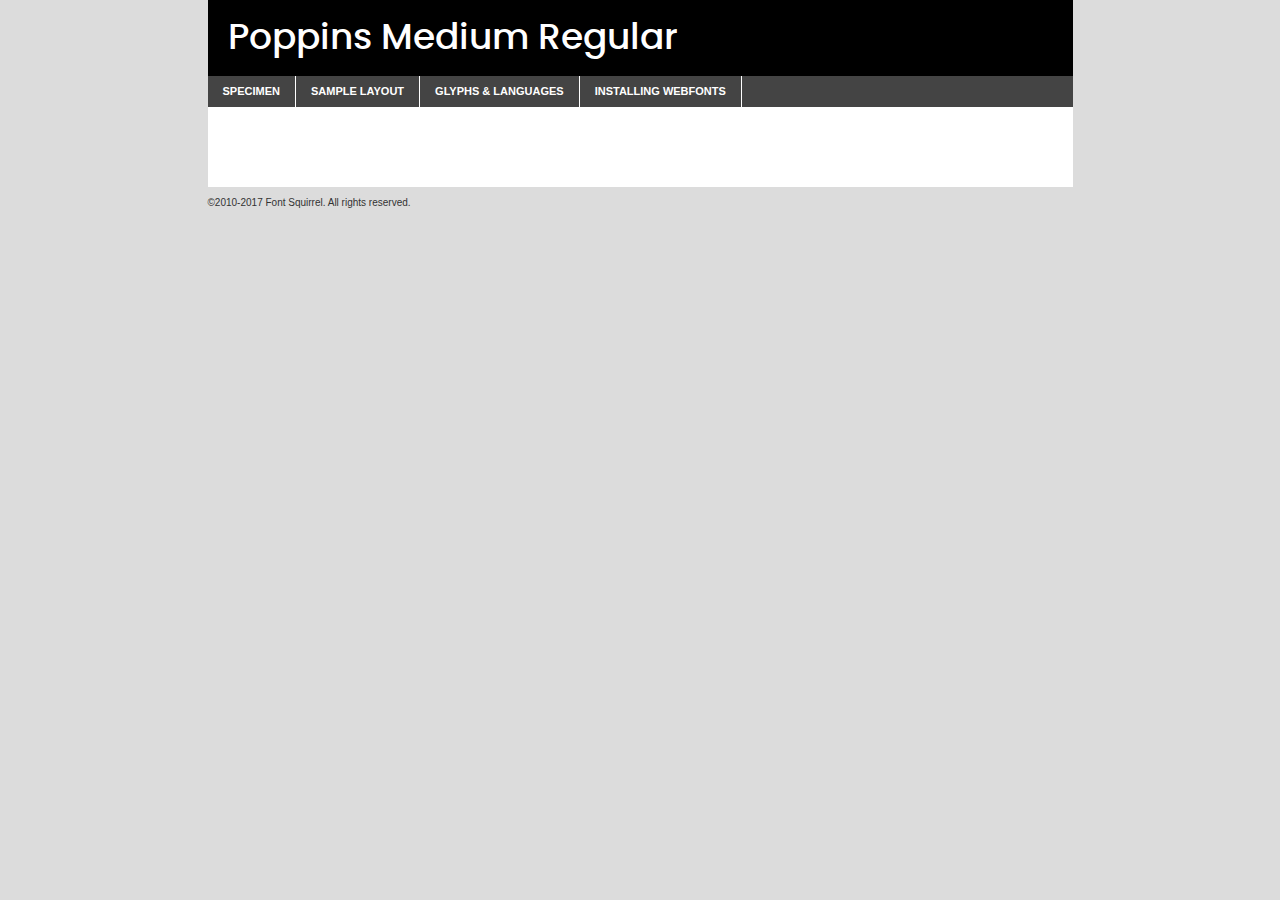
<file: Codes/fonts/poppins-medium-demo.html>
<!DOCTYPE html PUBLIC "-//W3C//DTD XHTML 1.0 Transitional//EN"
	"http://www.w3.org/TR/xhtml1/DTD/xhtml1-transitional.dtd">

<html xmlns="http://www.w3.org/1999/xhtml" xml:lang="en" lang="en">
<head>
	<meta http-equiv="Content-Type" content="text/html; charset=utf-8" />
	<script src="http://ajax.googleapis.com/ajax/libs/jquery/1.7.2/jquery.min.js" type="text/javascript" charset="utf-8"></script>
	<script type="text/javascript">
	(function($){$.fn.easyTabs=function(option){var param=jQuery.extend({fadeSpeed:"fast",defaultContent:1,activeClass:'active'},option);$(this).each(function(){var thisId="#"+this.id;if(param.defaultContent==''){param.defaultContent=1;}
	if(typeof param.defaultContent=="number")
	{var defaultTab=$(thisId+" .tabs li:eq("+(param.defaultContent-1)+") a").attr('href').substr(1);}else{var defaultTab=param.defaultContent;}
	$(thisId+" .tabs li a").each(function(){var tabToHide=$(this).attr('href').substr(1);$("#"+tabToHide).addClass('easytabs-tab-content');});hideAll();changeContent(defaultTab);function hideAll(){$(thisId+" .easytabs-tab-content").hide();}
	function changeContent(tabId){hideAll();$(thisId+" .tabs li").removeClass(param.activeClass);$(thisId+" .tabs li a[href=#"+tabId+"]").closest('li').addClass(param.activeClass);if(param.fadeSpeed!="none")
	{$(thisId+" #"+tabId).fadeIn(param.fadeSpeed);}else{$(thisId+" #"+tabId).show();}}
	$(thisId+" .tabs li").click(function(){var tabId=$(this).find('a').attr('href').substr(1);changeContent(tabId);return false;});});}})(jQuery);
	</script>
	<link rel="stylesheet" href="specimen_files/specimen_stylesheet.css" type="text/css" charset="utf-8" />
	<link rel="stylesheet" href="stylesheet.css" type="text/css" charset="utf-8" />

	<style type="text/css">
					body{
				font-family: 'poppinsmedium';
							}
		</style>

	<title>Poppins Medium Regular Specimen</title>
	
	
	<script type="text/javascript" charset="utf-8">
		$(document).ready(function() {
			$('#container').easyTabs({defaultContent:1});
		});
	</script>
</head>

<body>
<div id="container">
	<div id="header">
		Poppins Medium Regular	</div>
	<ul class="tabs">
		<li><a href="#specimen">Specimen</a></li>
		<li><a href="#layout">Sample Layout</a></li>
				<li><a href="#glyphs">Glyphs &amp; Languages</a></li>
		<li><a href="#installing">Installing Webfonts</a></li>
		
	</ul>
	
	<div id="main_content">

		
			<div id="specimen">
		
				<div class="section">
					<div class="grid12 firstcol">
						<div class="huge">AaBb</div>
					</div>
				</div>
		
				<div class="section">
					<div class="glyph_range">A&#x200B;B&#x200b;C&#x200b;D&#x200b;E&#x200b;F&#x200b;G&#x200b;H&#x200b;I&#x200b;J&#x200b;K&#x200b;L&#x200b;M&#x200b;N&#x200b;O&#x200b;P&#x200b;Q&#x200b;R&#x200b;S&#x200b;T&#x200b;U&#x200b;V&#x200b;W&#x200b;X&#x200b;Y&#x200b;Z&#x200b;a&#x200b;b&#x200b;c&#x200b;d&#x200b;e&#x200b;f&#x200b;g&#x200b;h&#x200b;i&#x200b;j&#x200b;k&#x200b;l&#x200b;m&#x200b;n&#x200b;o&#x200b;p&#x200b;q&#x200b;r&#x200b;s&#x200b;t&#x200b;u&#x200b;v&#x200b;w&#x200b;x&#x200b;y&#x200b;z&#x200b;1&#x200b;2&#x200b;3&#x200b;4&#x200b;5&#x200b;6&#x200b;7&#x200b;8&#x200b;9&#x200b;0&#x200b;&amp;&#x200b;.&#x200b;,&#x200b;?&#x200b;!&#x200b;&#64;&#x200b;(&#x200b;)&#x200b;#&#x200b;$&#x200b;%&#x200b;*&#x200b;+&#x200b;-&#x200b;=&#x200b;:&#x200b;;</div>
				</div>
				<div class="section">
					<div class="grid12 firstcol">
						<table class="sample_table">
							<tr><td>10</td><td class="size10">abcdefghijklmnopqrstuvwxyzABCDEFGHIJKLMNOPQRSTUVWXYZ0123456789abcdefghijklmnopqrstuvwxyzABCDEFGHIJKLMNOPQRSTUVWXYZ0123456789abcdefghijklmnopqrstuvwxyzABCDEFGHIJKLMNOPQRSTUVWXYZ</td></tr>
							<tr><td>11</td><td class="size11">abcdefghijklmnopqrstuvwxyzABCDEFGHIJKLMNOPQRSTUVWXYZ0123456789abcdefghijklmnopqrstuvwxyzABCDEFGHIJKLMNOPQRSTUVWXYZ0123456789abcdefghijklmnopqrstuvwxyzABCDEFGHIJKLMNOPQRSTUVWXYZ</td></tr>
							<tr><td>12</td><td class="size12">abcdefghijklmnopqrstuvwxyzABCDEFGHIJKLMNOPQRSTUVWXYZ0123456789abcdefghijklmnopqrstuvwxyzABCDEFGHIJKLMNOPQRSTUVWXYZ0123456789abcdefghijklmnopqrstuvwxyzABCDEFGHIJKLMNOPQRSTUVWXYZ</td></tr>
							<tr><td>13</td><td class="size13">abcdefghijklmnopqrstuvwxyzABCDEFGHIJKLMNOPQRSTUVWXYZ0123456789abcdefghijklmnopqrstuvwxyzABCDEFGHIJKLMNOPQRSTUVWXYZ0123456789abcdefghijklmnopqrstuvwxyzABCDEFGHIJKLMNOPQRSTUVWXYZ</td></tr>
							<tr><td>14</td><td class="size14">abcdefghijklmnopqrstuvwxyzABCDEFGHIJKLMNOPQRSTUVWXYZ0123456789abcdefghijklmnopqrstuvwxyzABCDEFGHIJKLMNOPQRSTUVWXYZ0123456789abcdefghijklmnopqrstuvwxyzABCDEFGHIJKLMNOPQRSTUVWXYZ</td></tr>
							<tr><td>16</td><td class="size16">abcdefghijklmnopqrstuvwxyzABCDEFGHIJKLMNOPQRSTUVWXYZ0123456789abcdefghijklmnopqrstuvwxyzABCDEFGHIJKLMNOPQRSTUVWXYZ</td></tr>
							<tr><td>18</td><td class="size18">abcdefghijklmnopqrstuvwxyzABCDEFGHIJKLMNOPQRSTUVWXYZ0123456789abcdefghijklmnopqrstuvwxyzABCDEFGHIJKLMNOPQRSTUVWXYZ</td></tr>
							<tr><td>20</td><td class="size20">abcdefghijklmnopqrstuvwxyzABCDEFGHIJKLMNOPQRSTUVWXYZ0123456789abcdefghijklmnopqrstuvwxyzABCDEFGHIJKLMNOPQRSTUVWXYZ</td></tr>
							<tr><td>24</td><td class="size24">abcdefghijklmnopqrstuvwxyzABCDEFGHIJKLMNOPQRSTUVWXYZ0123456789abcdefghijklmnopqrstuvwxyzABCDEFGHIJKLMNOPQRSTUVWXYZ</td></tr>
							<tr><td>30</td><td class="size30">abcdefghijklmnopqrstuvwxyzABCDEFGHIJKLMNOPQRSTUVWXYZ0123456789abcdefghijklmnopqrstuvwxyzABCDEFGHIJKLMNOPQRSTUVWXYZ</td></tr>
							<tr><td>36</td><td class="size36">abcdefghijklmnopqrstuvwxyzABCDEFGHIJKLMNOPQRSTUVWXYZ0123456789abcdefghijklmnopqrstuvwxyzABCDEFGHIJKLMNOPQRSTUVWXYZ</td></tr>
							<tr><td>48</td><td class="size48">abcdefghijklmnopqrstuvwxyzABCDEFGHIJKLMNOPQRSTUVWXYZ0123456789abcdefghijklmnopqrstuvwxyzABCDEFGHIJKLMNOPQRSTUVWXYZ</td></tr>
							<tr><td>60</td><td class="size60">abcdefghijklmnopqrstuvwxyzABCDEFGHIJKLMNOPQRSTUVWXYZ0123456789abcdefghijklmnopqrstuvwxyzABCDEFGHIJKLMNOPQRSTUVWXYZ</td></tr>
							<tr><td>72</td><td class="size72">abcdefghijklmnopqrstuvwxyzABCDEFGHIJKLMNOPQRSTUVWXYZ0123456789abcdefghijklmnopqrstuvwxyzABCDEFGHIJKLMNOPQRSTUVWXYZ</td></tr>
							<tr><td>90</td><td class="size90">abcdefghijklmnopqrstuvwxyzABCDEFGHIJKLMNOPQRSTUVWXYZ0123456789abcdefghijklmnopqrstuvwxyzABCDEFGHIJKLMNOPQRSTUVWXYZ</td></tr>
						</table>
				
					</div>
			
				</div>
		
		
		
								<div class="section" id="bodycomparison">


										<div id="xheight">
				<div class="fontbody">&#x25FC;&#x25FC;&#x25FC;&#x25FC;&#x25FC;&#x25FC;&#x25FC;&#x25FC;&#x25FC;&#x25FC;&#x25FC;&#x25FC;&#x25FC;&#x25FC;&#x25FC;&#x25FC;&#x25FC;&#x25FC;&#x25FC;&#x25FC;&#x25FC;&#x25FC;&#x25FC;&#x25FC;&#x25FC;&#x25FC;&#x25FC;&#x25FC;&#x25FC;&#x25FC;&#x25FC;&#x25FC;&#x25FC;&#x25FC;&#x25FC;&#x25FC;&#x25FC;&#x25FC;&#x25FC;&#x25FC;&#x25FC;&#x25FC;&#x25FC;&#x25FC;&#x25FC;&#x25FC;&#x25FC;&#x25FC;&#x25FC;&#x25FC;&#x25FC;&#x25FC;&#x25FC;&#x25FC;&#x25FC;&#x25FC;&#x25FC;&#x25FC;&#x25FC;&#x25FC;&#x25FC;&#x25FC;&#x25FC;&#x25FC;&#x25FC;&#x25FC;&#x25FC;&#x25FC;&#x25FC;&#x25FC;&#x25FC;&#x25FC;&#x25FC;&#x25FC;&#x25FC;&#x25FC;&#x25FC;&#x25FC;&#x25FC;&#x25FC;&#x25FC;&#x25FC;&#x25FC;&#x25FC;&#x25FC;&#x25FC;&#x25FC;&#x25FC;&#x25FC;&#x25FC;&#x25FC;&#x25FC;&#x25FC;&#x25FC;&#x25FC;&#x25FC;&#x25FC;&#x25FC;&#x25FC;body</div><div class="arialbody">body</div><div class="verdanabody">body</div><div class="georgiabody">body</div></div>
										<div class="fontbody" style="z-index:1">
											body<span>Poppins Medium Regular</span>
										</div>
										<div class="arialbody" style="z-index:1">
											body<span>Arial</span>
										</div>
										<div class="verdanabody" style="z-index:1">
											body<span>Verdana</span>
										</div>
										<div class="georgiabody" style="z-index:1">
											body<span>Georgia</span>
										</div>



								</div>
		
		
				<div class="section psample psample_row1" id="">
					
					<div class="grid2 firstcol">
						<p class="size10"><span>10.</span>Aenean lacinia bibendum nulla sed consectetur. Fusce dapibus, tellus ac cursus commodo, tortor mauris condimentum nibh, ut fermentum massa justo sit amet risus. Nullam id dolor id nibh ultricies vehicula ut id elit. Cum sociis natoque penatibus et magnis dis parturient montes, nascetur ridiculus mus. Nulla vitae elit libero, a pharetra augue.</p>
			
					</div>
					<div class="grid3">
						<p class="size11"><span>11.</span>Aenean lacinia bibendum nulla sed consectetur. Fusce dapibus, tellus ac cursus commodo, tortor mauris condimentum nibh, ut fermentum massa justo sit amet risus. Nullam id dolor id nibh ultricies vehicula ut id elit. Cum sociis natoque penatibus et magnis dis parturient montes, nascetur ridiculus mus. Nulla vitae elit libero, a pharetra augue.</p>
			
					</div>
					<div class="grid3">
						<p class="size12"><span>12.</span>Aenean lacinia bibendum nulla sed consectetur. Fusce dapibus, tellus ac cursus commodo, tortor mauris condimentum nibh, ut fermentum massa justo sit amet risus. Nullam id dolor id nibh ultricies vehicula ut id elit. Cum sociis natoque penatibus et magnis dis parturient montes, nascetur ridiculus mus. Nulla vitae elit libero, a pharetra augue.</p>
			
					</div>
					<div class="grid4">
						<p class="size13"><span>13.</span>Aenean lacinia bibendum nulla sed consectetur. Fusce dapibus, tellus ac cursus commodo, tortor mauris condimentum nibh, ut fermentum massa justo sit amet risus. Nullam id dolor id nibh ultricies vehicula ut id elit. Cum sociis natoque penatibus et magnis dis parturient montes, nascetur ridiculus mus. Nulla vitae elit libero, a pharetra augue.</p>
			
					</div>
					<div class="white_blend"></div>
					
				</div>
				<div class="section psample psample_row2" id="">
					<div class="grid3 firstcol">
						<p class="size14"><span>14.</span>Aenean lacinia bibendum nulla sed consectetur. Fusce dapibus, tellus ac cursus commodo, tortor mauris condimentum nibh, ut fermentum massa justo sit amet risus. Nullam id dolor id nibh ultricies vehicula ut id elit. Cum sociis natoque penatibus et magnis dis parturient montes, nascetur ridiculus mus. Nulla vitae elit libero, a pharetra augue.</p>
			
					</div>
					<div class="grid4">
						<p class="size16"><span>16.</span>Aenean lacinia bibendum nulla sed consectetur. Fusce dapibus, tellus ac cursus commodo, tortor mauris condimentum nibh, ut fermentum massa justo sit amet risus. Nullam id dolor id nibh ultricies vehicula ut id elit. Cum sociis natoque penatibus et magnis dis parturient montes, nascetur ridiculus mus. Nulla vitae elit libero, a pharetra augue.</p>
			
					</div>
					<div class="grid5">
						<p class="size18"><span>18.</span>Aenean lacinia bibendum nulla sed consectetur. Fusce dapibus, tellus ac cursus commodo, tortor mauris condimentum nibh, ut fermentum massa justo sit amet risus. Nullam id dolor id nibh ultricies vehicula ut id elit. Cum sociis natoque penatibus et magnis dis parturient montes, nascetur ridiculus mus. Nulla vitae elit libero, a pharetra augue.</p>
			
					</div>

					<div class="white_blend"></div>

				</div>
				
				<div class="section psample psample_row3" id="">
					<div class="grid5 firstcol">
						<p class="size20"><span>20.</span>Aenean lacinia bibendum nulla sed consectetur. Fusce dapibus, tellus ac cursus commodo, tortor mauris condimentum nibh, ut fermentum massa justo sit amet risus. Nullam id dolor id nibh ultricies vehicula ut id elit. Cum sociis natoque penatibus et magnis dis parturient montes, nascetur ridiculus mus. Nulla vitae elit libero, a pharetra augue.</p>
					</div>
					<div class="grid7">
						<p class="size24"><span>24.</span>Aenean lacinia bibendum nulla sed consectetur. Fusce dapibus, tellus ac cursus commodo, tortor mauris condimentum nibh, ut fermentum massa justo sit amet risus. Nullam id dolor id nibh ultricies vehicula ut id elit. Cum sociis natoque penatibus et magnis dis parturient montes, nascetur ridiculus mus. Nulla vitae elit libero, a pharetra augue.</p>
					</div>
					
					<div class="white_blend"></div>
					
				</div>
				
				<div class="section psample psample_row4" id="">
					<div class="grid12 firstcol">
						<p class="size30"><span>30.</span>Aenean lacinia bibendum nulla sed consectetur. Fusce dapibus, tellus ac cursus commodo, tortor mauris condimentum nibh, ut fermentum massa justo sit amet risus. Nullam id dolor id nibh ultricies vehicula ut id elit. Cum sociis natoque penatibus et magnis dis parturient montes, nascetur ridiculus mus. Nulla vitae elit libero, a pharetra augue.</p>
					</div>
					<div class="white_blend"></div>
					
				</div>
				
				
				
				<div class="section psample psample_row1 fullreverse">
					<div class="grid2 firstcol">
						<p class="size10"><span>10.</span>Aenean lacinia bibendum nulla sed consectetur. Fusce dapibus, tellus ac cursus commodo, tortor mauris condimentum nibh, ut fermentum massa justo sit amet risus. Nullam id dolor id nibh ultricies vehicula ut id elit. Cum sociis natoque penatibus et magnis dis parturient montes, nascetur ridiculus mus. Nulla vitae elit libero, a pharetra augue.</p>
			
					</div>
					<div class="grid3">
						<p class="size11"><span>11.</span>Aenean lacinia bibendum nulla sed consectetur. Fusce dapibus, tellus ac cursus commodo, tortor mauris condimentum nibh, ut fermentum massa justo sit amet risus. Nullam id dolor id nibh ultricies vehicula ut id elit. Cum sociis natoque penatibus et magnis dis parturient montes, nascetur ridiculus mus. Nulla vitae elit libero, a pharetra augue.</p>
			
					</div>
					<div class="grid3">
						<p class="size12"><span>12.</span>Aenean lacinia bibendum nulla sed consectetur. Fusce dapibus, tellus ac cursus commodo, tortor mauris condimentum nibh, ut fermentum massa justo sit amet risus. Nullam id dolor id nibh ultricies vehicula ut id elit. Cum sociis natoque penatibus et magnis dis parturient montes, nascetur ridiculus mus. Nulla vitae elit libero, a pharetra augue.</p>
			
					</div>
					<div class="grid4">
						<p class="size13"><span>13.</span>Aenean lacinia bibendum nulla sed consectetur. Fusce dapibus, tellus ac cursus commodo, tortor mauris condimentum nibh, ut fermentum massa justo sit amet risus. Nullam id dolor id nibh ultricies vehicula ut id elit. Cum sociis natoque penatibus et magnis dis parturient montes, nascetur ridiculus mus. Nulla vitae elit libero, a pharetra augue.</p>
			
					</div>
					<div class="black_blend"></div>
					
				</div>
				
				<div class="section psample psample_row2 fullreverse">
					<div class="grid3 firstcol">
						<p class="size14"><span>14.</span>Aenean lacinia bibendum nulla sed consectetur. Fusce dapibus, tellus ac cursus commodo, tortor mauris condimentum nibh, ut fermentum massa justo sit amet risus. Nullam id dolor id nibh ultricies vehicula ut id elit. Cum sociis natoque penatibus et magnis dis parturient montes, nascetur ridiculus mus. Nulla vitae elit libero, a pharetra augue.</p>
			
					</div>
					<div class="grid4">
						<p class="size16"><span>16.</span>Aenean lacinia bibendum nulla sed consectetur. Fusce dapibus, tellus ac cursus commodo, tortor mauris condimentum nibh, ut fermentum massa justo sit amet risus. Nullam id dolor id nibh ultricies vehicula ut id elit. Cum sociis natoque penatibus et magnis dis parturient montes, nascetur ridiculus mus. Nulla vitae elit libero, a pharetra augue.</p>
			
					</div>
					<div class="grid5">
						<p class="size18"><span>18.</span>Aenean lacinia bibendum nulla sed consectetur. Fusce dapibus, tellus ac cursus commodo, tortor mauris condimentum nibh, ut fermentum massa justo sit amet risus. Nullam id dolor id nibh ultricies vehicula ut id elit. Cum sociis natoque penatibus et magnis dis parturient montes, nascetur ridiculus mus. Nulla vitae elit libero, a pharetra augue.</p>
			
					</div>
					<div class="black_blend"></div>

				</div>
				
				<div class="section psample fullreverse psample_row3" id="">
					<div class="grid5 firstcol">
						<p class="size20"><span>20.</span>Aenean lacinia bibendum nulla sed consectetur. Fusce dapibus, tellus ac cursus commodo, tortor mauris condimentum nibh, ut fermentum massa justo sit amet risus. Nullam id dolor id nibh ultricies vehicula ut id elit. Cum sociis natoque penatibus et magnis dis parturient montes, nascetur ridiculus mus. Nulla vitae elit libero, a pharetra augue.</p>
					</div>
					<div class="grid7">
						<p class="size24"><span>24.</span>Aenean lacinia bibendum nulla sed consectetur. Fusce dapibus, tellus ac cursus commodo, tortor mauris condimentum nibh, ut fermentum massa justo sit amet risus. Nullam id dolor id nibh ultricies vehicula ut id elit. Cum sociis natoque penatibus et magnis dis parturient montes, nascetur ridiculus mus. Nulla vitae elit libero, a pharetra augue.</p>
					</div>
					
					<div class="black_blend"></div>
					
				</div>
				
				<div class="section psample fullreverse psample_row4" id="" style="border-bottom: 20px #000 solid;">
					<div class="grid12 firstcol">
						<p class="size30"><span>30.</span>Aenean lacinia bibendum nulla sed consectetur. Fusce dapibus, tellus ac cursus commodo, tortor mauris condimentum nibh, ut fermentum massa justo sit amet risus. Nullam id dolor id nibh ultricies vehicula ut id elit. Cum sociis natoque penatibus et magnis dis parturient montes, nascetur ridiculus mus. Nulla vitae elit libero, a pharetra augue.</p>
					</div>
					<div class="black_blend"></div>
					
				</div>
				
				
				
				
			</div>
			
			<div id="layout">
				
				<div class="section">
					
					<div class="grid12 firstcol">
						<h1>Lorem Ipsum Dolor</h1>
						<h2>Etiam porta sem malesuada magna mollis euismod</h2>
						
						<p class="byline">By <a href="#link">Aenean Lacinia</a></p>
					</div>
				</div>
				<div class="section">
					<div class="grid8 firstcol">
						<p class="large">Donec sed odio dui. Morbi leo risus, porta ac consectetur ac, vestibulum at eros. Fusce dapibus, tellus ac cursus commodo, tortor mauris condimentum nibh, ut fermentum massa justo sit amet risus. </p>

						
						<h3>Pellentesque ornare sem</h3>

						<p>Maecenas sed diam eget risus varius blandit sit amet non magna. Maecenas faucibus mollis interdum. Donec ullamcorper nulla non metus auctor fringilla. Nullam id dolor id nibh ultricies vehicula ut id elit. Nullam id dolor id nibh ultricies vehicula ut id elit. </p>

						<p>Aenean eu leo quam. Pellentesque ornare sem lacinia quam venenatis vestibulum. Lorem ipsum dolor sit amet, consectetur adipiscing elit. Cum sociis natoque penatibus et magnis dis parturient montes, nascetur ridiculus mus. </p>

						<p>Nulla vitae elit libero, a pharetra augue. Praesent commodo cursus magna, vel scelerisque nisl consectetur et. Aenean lacinia bibendum nulla sed consectetur. </p>

						<p>Nullam quis risus eget urna mollis ornare vel eu leo. Nullam quis risus eget urna mollis ornare vel eu leo. Maecenas sed diam eget risus varius blandit sit amet non magna. Donec ullamcorper nulla non metus auctor fringilla. </p>

						<h3>Cras mattis consectetur</h3>

						<p>Aenean eu leo quam. Pellentesque ornare sem lacinia quam venenatis vestibulum. Aenean lacinia bibendum nulla sed consectetur. Integer posuere erat a ante venenatis dapibus posuere velit aliquet. Cras mattis consectetur purus sit amet fermentum. </p>

						<p>Nullam id dolor id nibh ultricies vehicula ut id elit. Nullam quis risus eget urna mollis ornare vel eu leo. Cras mattis consectetur purus sit amet fermentum.</p>
					</div>
					
					<div class="grid4 sidebar">
						
						<div class="box reverse">
							<p class="last">Nullam quis risus eget urna mollis ornare vel eu leo. Donec ullamcorper nulla non metus auctor fringilla. Cras mattis consectetur purus sit amet fermentum. Sed posuere consectetur est at lobortis. Lorem ipsum dolor sit amet, consectetur adipiscing elit. </p>
						</div>
						
						<p class="caption">Maecenas sed diam eget risus varius.</p>

						<p>Vestibulum id ligula porta felis euismod semper. Integer posuere erat a ante venenatis dapibus posuere velit aliquet. Vestibulum id ligula porta felis euismod semper. Sed posuere consectetur est at lobortis. Maecenas sed diam eget risus varius blandit sit amet non magna. Fusce dapibus, tellus ac cursus commodo, tortor mauris condimentum nibh, ut fermentum massa justo sit amet risus. </p>

					

						<p>Duis mollis, est non commodo luctus, nisi erat porttitor ligula, eget lacinia odio sem nec elit. Aenean lacinia bibendum nulla sed consectetur. Vivamus sagittis lacus vel augue laoreet rutrum faucibus dolor auctor. Aenean lacinia bibendum nulla sed consectetur. Nullam quis risus eget urna mollis ornare vel eu leo. </p>

						<p>Praesent commodo cursus magna, vel scelerisque nisl consectetur et. Donec ullamcorper nulla non metus auctor fringilla. Maecenas faucibus mollis interdum. Fusce dapibus, tellus ac cursus commodo, tortor mauris condimentum nibh, ut fermentum massa justo sit amet risus. </p>

					</div>
				</div>
				
			</div>


			



		<div id="glyphs">
			<div class="section">
				<div class="grid12 firstcol">
			
				<h1>Language Support</h1>
				<p>The subset of Poppins Medium Regular in this kit supports the following languages:<br />
			
					Albanian, Basque, Breton, Chamorro, Danish, Dutch, English, Faroese, Finnish, French, Frisian, Galician, German, Icelandic, Italian, Malagasy, Norwegian, Portuguese, Spanish, Alsatian, Aragonese, Arapaho, Arrernte, Asturian, Aymara, Bislama, Cebuano, Corsican, Fijian, French_creole, Genoese, Gilbertese, Greenlandic, Haitian_creole, Hiligaynon, Hmong, Hopi, Ibanag, Iloko_ilokano, Indonesian, Interglossa_glosa, Interlingua, Irish_gaelic, Jerriais, Lojban, Lombard, Luxembourgeois, Manx, Mohawk, Norfolk_pitcairnese, Occitan, Oromo, Pangasinan, Papiamento, Piedmontese, Potawatomi, Rhaeto-romance, Romansh, Rotokas, Sami_lule, Samoan, Sardinian, Scots_gaelic, Seychelles_creole, Shona, Sicilian, Somali, Southern_ndebele, Swahili, Swati_swazi, Tagalog_filipino_pilipino, Tetum, Tok_pisin, Uyghur_latinized, Volapuk, Walloon, Warlpiri, Xhosa, Yapese, Zulu, Latinbasic, Ubasic, Demo				</p>
				<h1>Glyph Chart</h1>
				<p>The subset of Poppins Medium Regular in this kit includes all the glyphs listed below. Unicode entities are included above each glyph to help you insert individual characters into your layout.</p>
				<div id="glyph_chart">
			
																														 <div><p>&amp;#13;</p>&#13;</div>
																				 <div><p>&amp;#32;</p>&#32;</div>
																				 <div><p>&amp;#33;</p>&#33;</div>
																				 <div><p>&amp;#34;</p>&#34;</div>
																				 <div><p>&amp;#35;</p>&#35;</div>
																				 <div><p>&amp;#36;</p>&#36;</div>
																				 <div><p>&amp;#37;</p>&#37;</div>
																				 <div><p>&amp;#38;</p>&#38;</div>
																				 <div><p>&amp;#39;</p>&#39;</div>
																				 <div><p>&amp;#40;</p>&#40;</div>
																				 <div><p>&amp;#41;</p>&#41;</div>
																				 <div><p>&amp;#42;</p>&#42;</div>
																				 <div><p>&amp;#43;</p>&#43;</div>
																				 <div><p>&amp;#44;</p>&#44;</div>
																				 <div><p>&amp;#45;</p>&#45;</div>
																				 <div><p>&amp;#46;</p>&#46;</div>
																				 <div><p>&amp;#47;</p>&#47;</div>
																				 <div><p>&amp;#48;</p>&#48;</div>
																				 <div><p>&amp;#49;</p>&#49;</div>
																				 <div><p>&amp;#50;</p>&#50;</div>
																				 <div><p>&amp;#51;</p>&#51;</div>
																				 <div><p>&amp;#52;</p>&#52;</div>
																				 <div><p>&amp;#53;</p>&#53;</div>
																				 <div><p>&amp;#54;</p>&#54;</div>
																				 <div><p>&amp;#55;</p>&#55;</div>
																				 <div><p>&amp;#56;</p>&#56;</div>
																				 <div><p>&amp;#57;</p>&#57;</div>
																				 <div><p>&amp;#58;</p>&#58;</div>
																				 <div><p>&amp;#59;</p>&#59;</div>
																				 <div><p>&amp;#60;</p>&#60;</div>
																				 <div><p>&amp;#61;</p>&#61;</div>
																				 <div><p>&amp;#62;</p>&#62;</div>
																				 <div><p>&amp;#63;</p>&#63;</div>
																				 <div><p>&amp;#64;</p>&#64;</div>
																				 <div><p>&amp;#65;</p>&#65;</div>
																				 <div><p>&amp;#66;</p>&#66;</div>
																				 <div><p>&amp;#67;</p>&#67;</div>
																				 <div><p>&amp;#68;</p>&#68;</div>
																				 <div><p>&amp;#69;</p>&#69;</div>
																				 <div><p>&amp;#70;</p>&#70;</div>
																				 <div><p>&amp;#71;</p>&#71;</div>
																				 <div><p>&amp;#72;</p>&#72;</div>
																				 <div><p>&amp;#73;</p>&#73;</div>
																				 <div><p>&amp;#74;</p>&#74;</div>
																				 <div><p>&amp;#75;</p>&#75;</div>
																				 <div><p>&amp;#76;</p>&#76;</div>
																				 <div><p>&amp;#77;</p>&#77;</div>
																				 <div><p>&amp;#78;</p>&#78;</div>
																				 <div><p>&amp;#79;</p>&#79;</div>
																				 <div><p>&amp;#80;</p>&#80;</div>
																				 <div><p>&amp;#81;</p>&#81;</div>
																				 <div><p>&amp;#82;</p>&#82;</div>
																				 <div><p>&amp;#83;</p>&#83;</div>
																				 <div><p>&amp;#84;</p>&#84;</div>
																				 <div><p>&amp;#85;</p>&#85;</div>
																				 <div><p>&amp;#86;</p>&#86;</div>
																				 <div><p>&amp;#87;</p>&#87;</div>
																				 <div><p>&amp;#88;</p>&#88;</div>
																				 <div><p>&amp;#89;</p>&#89;</div>
																				 <div><p>&amp;#90;</p>&#90;</div>
																				 <div><p>&amp;#91;</p>&#91;</div>
																				 <div><p>&amp;#92;</p>&#92;</div>
																				 <div><p>&amp;#93;</p>&#93;</div>
																				 <div><p>&amp;#94;</p>&#94;</div>
																				 <div><p>&amp;#95;</p>&#95;</div>
																				 <div><p>&amp;#96;</p>&#96;</div>
																				 <div><p>&amp;#97;</p>&#97;</div>
																				 <div><p>&amp;#98;</p>&#98;</div>
																				 <div><p>&amp;#99;</p>&#99;</div>
																				 <div><p>&amp;#100;</p>&#100;</div>
																				 <div><p>&amp;#101;</p>&#101;</div>
																				 <div><p>&amp;#102;</p>&#102;</div>
																				 <div><p>&amp;#103;</p>&#103;</div>
																				 <div><p>&amp;#104;</p>&#104;</div>
																				 <div><p>&amp;#105;</p>&#105;</div>
																				 <div><p>&amp;#106;</p>&#106;</div>
																				 <div><p>&amp;#107;</p>&#107;</div>
																				 <div><p>&amp;#108;</p>&#108;</div>
																				 <div><p>&amp;#109;</p>&#109;</div>
																				 <div><p>&amp;#110;</p>&#110;</div>
																				 <div><p>&amp;#111;</p>&#111;</div>
																				 <div><p>&amp;#112;</p>&#112;</div>
																				 <div><p>&amp;#113;</p>&#113;</div>
																				 <div><p>&amp;#114;</p>&#114;</div>
																				 <div><p>&amp;#115;</p>&#115;</div>
																				 <div><p>&amp;#116;</p>&#116;</div>
																				 <div><p>&amp;#117;</p>&#117;</div>
																				 <div><p>&amp;#118;</p>&#118;</div>
																				 <div><p>&amp;#119;</p>&#119;</div>
																				 <div><p>&amp;#120;</p>&#120;</div>
																				 <div><p>&amp;#121;</p>&#121;</div>
																				 <div><p>&amp;#122;</p>&#122;</div>
																				 <div><p>&amp;#123;</p>&#123;</div>
																				 <div><p>&amp;#124;</p>&#124;</div>
																				 <div><p>&amp;#125;</p>&#125;</div>
																				 <div><p>&amp;#126;</p>&#126;</div>
																				 <div><p>&amp;#160;</p>&#160;</div>
																				 <div><p>&amp;#161;</p>&#161;</div>
																				 <div><p>&amp;#162;</p>&#162;</div>
																				 <div><p>&amp;#163;</p>&#163;</div>
																				 <div><p>&amp;#164;</p>&#164;</div>
																				 <div><p>&amp;#165;</p>&#165;</div>
																				 <div><p>&amp;#166;</p>&#166;</div>
																				 <div><p>&amp;#167;</p>&#167;</div>
																				 <div><p>&amp;#168;</p>&#168;</div>
																				 <div><p>&amp;#169;</p>&#169;</div>
																				 <div><p>&amp;#170;</p>&#170;</div>
																				 <div><p>&amp;#171;</p>&#171;</div>
																				 <div><p>&amp;#172;</p>&#172;</div>
																				 <div><p>&amp;#173;</p>&#173;</div>
																				 <div><p>&amp;#174;</p>&#174;</div>
																				 <div><p>&amp;#175;</p>&#175;</div>
																				 <div><p>&amp;#176;</p>&#176;</div>
																				 <div><p>&amp;#177;</p>&#177;</div>
																				 <div><p>&amp;#178;</p>&#178;</div>
																				 <div><p>&amp;#179;</p>&#179;</div>
																				 <div><p>&amp;#180;</p>&#180;</div>
																				 <div><p>&amp;#181;</p>&#181;</div>
																				 <div><p>&amp;#182;</p>&#182;</div>
																				 <div><p>&amp;#183;</p>&#183;</div>
																				 <div><p>&amp;#184;</p>&#184;</div>
																				 <div><p>&amp;#185;</p>&#185;</div>
																				 <div><p>&amp;#186;</p>&#186;</div>
																				 <div><p>&amp;#187;</p>&#187;</div>
																				 <div><p>&amp;#188;</p>&#188;</div>
																				 <div><p>&amp;#189;</p>&#189;</div>
																				 <div><p>&amp;#190;</p>&#190;</div>
																				 <div><p>&amp;#191;</p>&#191;</div>
																				 <div><p>&amp;#192;</p>&#192;</div>
																				 <div><p>&amp;#193;</p>&#193;</div>
																				 <div><p>&amp;#194;</p>&#194;</div>
																				 <div><p>&amp;#195;</p>&#195;</div>
																				 <div><p>&amp;#196;</p>&#196;</div>
																				 <div><p>&amp;#197;</p>&#197;</div>
																				 <div><p>&amp;#198;</p>&#198;</div>
																				 <div><p>&amp;#199;</p>&#199;</div>
																				 <div><p>&amp;#200;</p>&#200;</div>
																				 <div><p>&amp;#201;</p>&#201;</div>
																				 <div><p>&amp;#202;</p>&#202;</div>
																				 <div><p>&amp;#203;</p>&#203;</div>
																				 <div><p>&amp;#204;</p>&#204;</div>
																				 <div><p>&amp;#205;</p>&#205;</div>
																				 <div><p>&amp;#206;</p>&#206;</div>
																				 <div><p>&amp;#207;</p>&#207;</div>
																				 <div><p>&amp;#208;</p>&#208;</div>
																				 <div><p>&amp;#209;</p>&#209;</div>
																				 <div><p>&amp;#210;</p>&#210;</div>
																				 <div><p>&amp;#211;</p>&#211;</div>
																				 <div><p>&amp;#212;</p>&#212;</div>
																				 <div><p>&amp;#213;</p>&#213;</div>
																				 <div><p>&amp;#214;</p>&#214;</div>
																				 <div><p>&amp;#215;</p>&#215;</div>
																				 <div><p>&amp;#216;</p>&#216;</div>
																				 <div><p>&amp;#217;</p>&#217;</div>
																				 <div><p>&amp;#218;</p>&#218;</div>
																				 <div><p>&amp;#219;</p>&#219;</div>
																				 <div><p>&amp;#220;</p>&#220;</div>
																				 <div><p>&amp;#221;</p>&#221;</div>
																				 <div><p>&amp;#222;</p>&#222;</div>
																				 <div><p>&amp;#223;</p>&#223;</div>
																				 <div><p>&amp;#224;</p>&#224;</div>
																				 <div><p>&amp;#225;</p>&#225;</div>
																				 <div><p>&amp;#226;</p>&#226;</div>
																				 <div><p>&amp;#227;</p>&#227;</div>
																				 <div><p>&amp;#228;</p>&#228;</div>
																				 <div><p>&amp;#229;</p>&#229;</div>
																				 <div><p>&amp;#230;</p>&#230;</div>
																				 <div><p>&amp;#231;</p>&#231;</div>
																				 <div><p>&amp;#232;</p>&#232;</div>
																				 <div><p>&amp;#233;</p>&#233;</div>
																				 <div><p>&amp;#234;</p>&#234;</div>
																				 <div><p>&amp;#235;</p>&#235;</div>
																				 <div><p>&amp;#236;</p>&#236;</div>
																				 <div><p>&amp;#237;</p>&#237;</div>
																				 <div><p>&amp;#238;</p>&#238;</div>
																				 <div><p>&amp;#239;</p>&#239;</div>
																				 <div><p>&amp;#240;</p>&#240;</div>
																				 <div><p>&amp;#241;</p>&#241;</div>
																				 <div><p>&amp;#242;</p>&#242;</div>
																				 <div><p>&amp;#243;</p>&#243;</div>
																				 <div><p>&amp;#244;</p>&#244;</div>
																				 <div><p>&amp;#245;</p>&#245;</div>
																				 <div><p>&amp;#246;</p>&#246;</div>
																				 <div><p>&amp;#247;</p>&#247;</div>
																				 <div><p>&amp;#248;</p>&#248;</div>
																				 <div><p>&amp;#249;</p>&#249;</div>
																				 <div><p>&amp;#250;</p>&#250;</div>
																				 <div><p>&amp;#251;</p>&#251;</div>
																				 <div><p>&amp;#252;</p>&#252;</div>
																				 <div><p>&amp;#253;</p>&#253;</div>
																				 <div><p>&amp;#254;</p>&#254;</div>
																				 <div><p>&amp;#255;</p>&#255;</div>
																				 <div><p>&amp;#338;</p>&#338;</div>
																				 <div><p>&amp;#339;</p>&#339;</div>
																				 <div><p>&amp;#376;</p>&#376;</div>
																				 <div><p>&amp;#710;</p>&#710;</div>
																				 <div><p>&amp;#732;</p>&#732;</div>
																				 <div><p>&amp;#8192;</p>&#8192;</div>
																				 <div><p>&amp;#8193;</p>&#8193;</div>
																				 <div><p>&amp;#8194;</p>&#8194;</div>
																				 <div><p>&amp;#8195;</p>&#8195;</div>
																				 <div><p>&amp;#8196;</p>&#8196;</div>
																				 <div><p>&amp;#8197;</p>&#8197;</div>
																				 <div><p>&amp;#8198;</p>&#8198;</div>
																				 <div><p>&amp;#8199;</p>&#8199;</div>
																				 <div><p>&amp;#8200;</p>&#8200;</div>
																				 <div><p>&amp;#8201;</p>&#8201;</div>
																				 <div><p>&amp;#8202;</p>&#8202;</div>
																				 <div><p>&amp;#8208;</p>&#8208;</div>
																				 <div><p>&amp;#8209;</p>&#8209;</div>
																				 <div><p>&amp;#8210;</p>&#8210;</div>
																				 <div><p>&amp;#8211;</p>&#8211;</div>
																				 <div><p>&amp;#8212;</p>&#8212;</div>
																				 <div><p>&amp;#8216;</p>&#8216;</div>
																				 <div><p>&amp;#8217;</p>&#8217;</div>
																				 <div><p>&amp;#8218;</p>&#8218;</div>
																				 <div><p>&amp;#8220;</p>&#8220;</div>
																				 <div><p>&amp;#8221;</p>&#8221;</div>
																				 <div><p>&amp;#8222;</p>&#8222;</div>
																				 <div><p>&amp;#8226;</p>&#8226;</div>
																				 <div><p>&amp;#8230;</p>&#8230;</div>
																				 <div><p>&amp;#8239;</p>&#8239;</div>
																				 <div><p>&amp;#8249;</p>&#8249;</div>
																				 <div><p>&amp;#8250;</p>&#8250;</div>
																				 <div><p>&amp;#8287;</p>&#8287;</div>
																				 <div><p>&amp;#8364;</p>&#8364;</div>
																				 <div><p>&amp;#8482;</p>&#8482;</div>
																				 <div><p>&amp;#9724;</p>&#9724;</div>
																				 <div><p>&amp;#64257;</p>&#64257;</div>
																				 <div><p>&amp;#64258;</p>&#64258;</div>
																																																</div>	
				</div>
		
		
			</div>
		</div>
		
		
		<div id="specs">
			
		</div>
	
		<div id="installing">
			<div class="section">
				<div class="grid7 firstcol">
					<h1>Installing Webfonts</h1>
					
					<p>Webfonts are supported by all major browser platforms but not all in the same way. There are currently four different font formats that must be included in order to target all browsers. This includes TTF, WOFF, EOT and SVG.</p>
					
					<h2>1. Upload your webfonts</h2>
					<p>You must upload your webfont kit to your website. They should be in or near the same directory as your CSS files.</p>
					
					<h2>2. Include the webfont stylesheet</h2>
					<p>A special CSS @font-face declaration helps the various browsers select the appropriate font it needs without causing you a bunch of headaches. Learn more about this syntax by reading the <a href="https://www.fontspring.com/blog/further-hardening-of-the-bulletproof-syntax">Fontspring blog post</a> about it. The code for it is as follows:</p>


<code>
@font-face{ 
	font-family: 'MyWebFont';
	src: url('WebFont.eot');
	src: url('WebFont.eot?#iefix') format('embedded-opentype'),
	     url('WebFont.woff') format('woff'),
	     url('WebFont.ttf') format('truetype'),
	     url('WebFont.svg#webfont') format('svg');
}
</code>

	<p>We've already gone ahead and generated the code for you. All you have to do is link to the stylesheet in your HTML, like this:</p>
	<code>&lt;link rel=&quot;stylesheet&quot; href=&quot;stylesheet.css&quot; type=&quot;text/css&quot; charset=&quot;utf-8&quot; /&gt;</code>

					<h2>3. Modify your own stylesheet</h2>
					<p>To take advantage of your new fonts, you must tell your stylesheet to use them. Look at the original @font-face declaration above and find the property called "font-family." The name linked there will be what you use to reference the font. Prepend that webfont name to the font stack in the "font-family" property, inside the selector you want to change. For example:</p>
<code>p { font-family: 'WebFont', Arial, sans-serif; }</code>

<h2>4. Test</h2>
<p>Getting webfonts to work cross-browser <em>can</em> be tricky. Use the information in the sidebar to help you if you find that fonts aren't loading in a particular browser.</p>
				</div>
				
				<div class="grid5 sidebar">
					<div class="box">
						<h2>Troubleshooting<br />Font-Face Problems</h2>
						<p>Having trouble getting your webfonts to load in your new website? Here are some tips to sort out what might be the problem.</p>

						<h3>Fonts not showing in any browser</h3>

						<p>This sounds like you need to work on the plumbing. You either did not upload the fonts to the correct directory, or you did not link the fonts properly in the CSS. If you've confirmed that all this is correct and you still have a problem, take a look at your .htaccess file and see if requests are getting intercepted.</p>

						<h3>Fonts not loading in iPhone or iPad</h3>

						<p>The most common problem here is that you are serving the fonts from an IIS server. IIS refuses to serve files that have unknown MIME types. If that is the case, you must set the MIME type for SVG to "image/svg+xml" in the server settings. Follow these instructions from Microsoft if you need help.</p>

						<h3>Fonts not loading in Firefox</h3>

						<p>The primary reason for this failure? You are still using a version Firefox older than 3.5. So upgrade already! If that isn't it, then you are very likely serving fonts from a different domain. Firefox requires that all font assets be served from the same domain. Lastly it is possible that you need to add WOFF to your list of MIME types (if you are serving via IIS.)</p>

						<h3>Fonts not loading in IE</h3>

						<p>Are you looking at Internet Explorer on an actual Windows machine or are you cheating by using a service like Adobe BrowserLab? Many of these screenshot services do not render @font-face for IE. Best to test it on a real machine.</p>

						<h3>Fonts not loading in IE9</h3>

						<p>IE9, like Firefox, requires that fonts be served from the same domain as the website. Make sure that is the case.</p>
					</div>
				</div>
			</div>
			
		</div>
	
	</div>
	<div id="footer">
		<p>&copy;2010-2017 Font Squirrel. All rights reserved.</p>
	</div>
</div>
</body>
</html>
</file>
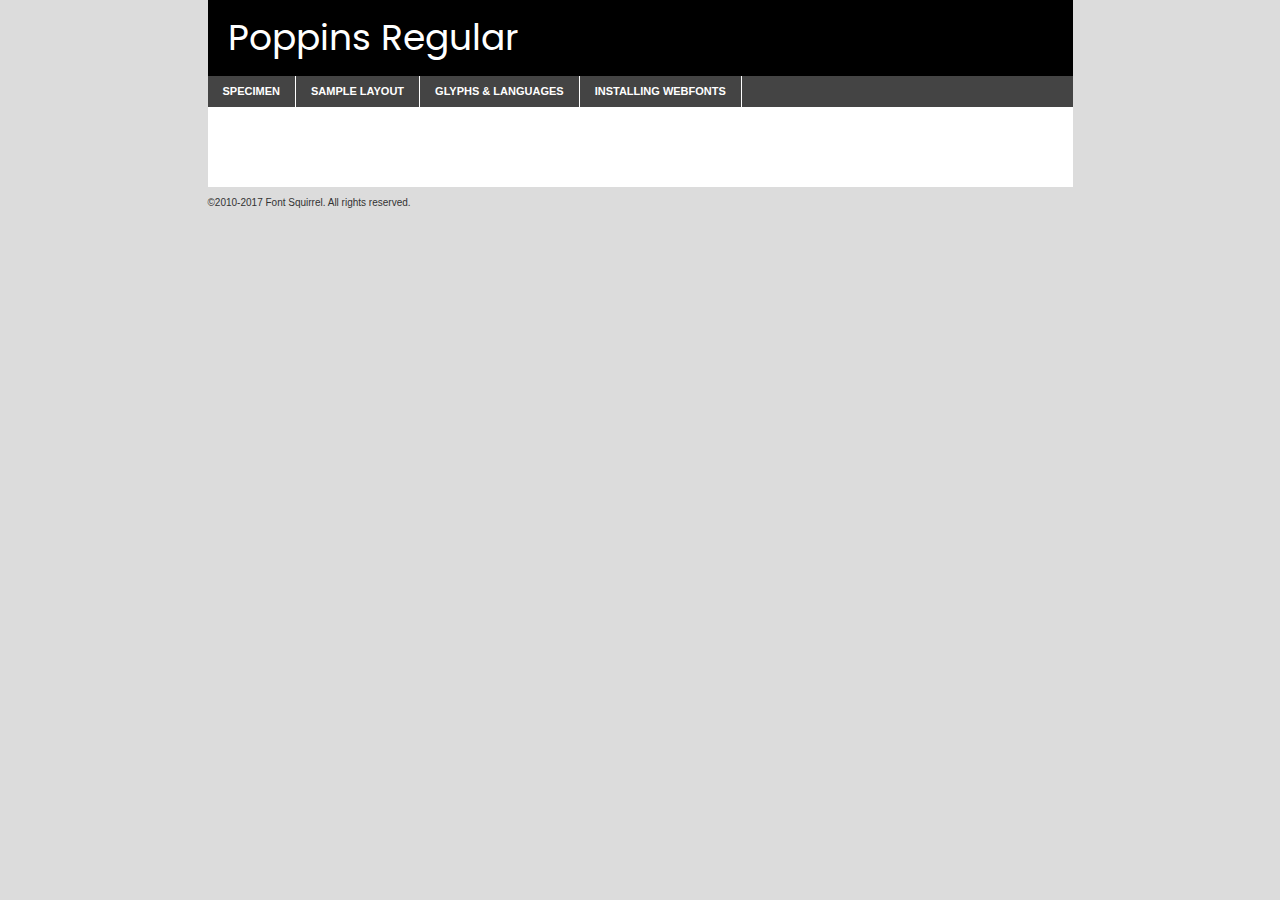
<file: Codes/fonts/poppins-regular-demo.html>
<!DOCTYPE html PUBLIC "-//W3C//DTD XHTML 1.0 Transitional//EN"
	"http://www.w3.org/TR/xhtml1/DTD/xhtml1-transitional.dtd">

<html xmlns="http://www.w3.org/1999/xhtml" xml:lang="en" lang="en">
<head>
	<meta http-equiv="Content-Type" content="text/html; charset=utf-8" />
	<script src="http://ajax.googleapis.com/ajax/libs/jquery/1.7.2/jquery.min.js" type="text/javascript" charset="utf-8"></script>
	<script type="text/javascript">
	(function($){$.fn.easyTabs=function(option){var param=jQuery.extend({fadeSpeed:"fast",defaultContent:1,activeClass:'active'},option);$(this).each(function(){var thisId="#"+this.id;if(param.defaultContent==''){param.defaultContent=1;}
	if(typeof param.defaultContent=="number")
	{var defaultTab=$(thisId+" .tabs li:eq("+(param.defaultContent-1)+") a").attr('href').substr(1);}else{var defaultTab=param.defaultContent;}
	$(thisId+" .tabs li a").each(function(){var tabToHide=$(this).attr('href').substr(1);$("#"+tabToHide).addClass('easytabs-tab-content');});hideAll();changeContent(defaultTab);function hideAll(){$(thisId+" .easytabs-tab-content").hide();}
	function changeContent(tabId){hideAll();$(thisId+" .tabs li").removeClass(param.activeClass);$(thisId+" .tabs li a[href=#"+tabId+"]").closest('li').addClass(param.activeClass);if(param.fadeSpeed!="none")
	{$(thisId+" #"+tabId).fadeIn(param.fadeSpeed);}else{$(thisId+" #"+tabId).show();}}
	$(thisId+" .tabs li").click(function(){var tabId=$(this).find('a').attr('href').substr(1);changeContent(tabId);return false;});});}})(jQuery);
	</script>
	<link rel="stylesheet" href="specimen_files/specimen_stylesheet.css" type="text/css" charset="utf-8" />
	<link rel="stylesheet" href="stylesheet.css" type="text/css" charset="utf-8" />

	<style type="text/css">
					body{
				font-family: 'poppinsregular';
							}
		</style>

	<title>Poppins Regular Specimen</title>
	
	
	<script type="text/javascript" charset="utf-8">
		$(document).ready(function() {
			$('#container').easyTabs({defaultContent:1});
		});
	</script>
</head>

<body>
<div id="container">
	<div id="header">
		Poppins Regular	</div>
	<ul class="tabs">
		<li><a href="#specimen">Specimen</a></li>
		<li><a href="#layout">Sample Layout</a></li>
				<li><a href="#glyphs">Glyphs &amp; Languages</a></li>
		<li><a href="#installing">Installing Webfonts</a></li>
		
	</ul>
	
	<div id="main_content">

		
			<div id="specimen">
		
				<div class="section">
					<div class="grid12 firstcol">
						<div class="huge">AaBb</div>
					</div>
				</div>
		
				<div class="section">
					<div class="glyph_range">A&#x200B;B&#x200b;C&#x200b;D&#x200b;E&#x200b;F&#x200b;G&#x200b;H&#x200b;I&#x200b;J&#x200b;K&#x200b;L&#x200b;M&#x200b;N&#x200b;O&#x200b;P&#x200b;Q&#x200b;R&#x200b;S&#x200b;T&#x200b;U&#x200b;V&#x200b;W&#x200b;X&#x200b;Y&#x200b;Z&#x200b;a&#x200b;b&#x200b;c&#x200b;d&#x200b;e&#x200b;f&#x200b;g&#x200b;h&#x200b;i&#x200b;j&#x200b;k&#x200b;l&#x200b;m&#x200b;n&#x200b;o&#x200b;p&#x200b;q&#x200b;r&#x200b;s&#x200b;t&#x200b;u&#x200b;v&#x200b;w&#x200b;x&#x200b;y&#x200b;z&#x200b;1&#x200b;2&#x200b;3&#x200b;4&#x200b;5&#x200b;6&#x200b;7&#x200b;8&#x200b;9&#x200b;0&#x200b;&amp;&#x200b;.&#x200b;,&#x200b;?&#x200b;!&#x200b;&#64;&#x200b;(&#x200b;)&#x200b;#&#x200b;$&#x200b;%&#x200b;*&#x200b;+&#x200b;-&#x200b;=&#x200b;:&#x200b;;</div>
				</div>
				<div class="section">
					<div class="grid12 firstcol">
						<table class="sample_table">
							<tr><td>10</td><td class="size10">abcdefghijklmnopqrstuvwxyzABCDEFGHIJKLMNOPQRSTUVWXYZ0123456789abcdefghijklmnopqrstuvwxyzABCDEFGHIJKLMNOPQRSTUVWXYZ0123456789abcdefghijklmnopqrstuvwxyzABCDEFGHIJKLMNOPQRSTUVWXYZ</td></tr>
							<tr><td>11</td><td class="size11">abcdefghijklmnopqrstuvwxyzABCDEFGHIJKLMNOPQRSTUVWXYZ0123456789abcdefghijklmnopqrstuvwxyzABCDEFGHIJKLMNOPQRSTUVWXYZ0123456789abcdefghijklmnopqrstuvwxyzABCDEFGHIJKLMNOPQRSTUVWXYZ</td></tr>
							<tr><td>12</td><td class="size12">abcdefghijklmnopqrstuvwxyzABCDEFGHIJKLMNOPQRSTUVWXYZ0123456789abcdefghijklmnopqrstuvwxyzABCDEFGHIJKLMNOPQRSTUVWXYZ0123456789abcdefghijklmnopqrstuvwxyzABCDEFGHIJKLMNOPQRSTUVWXYZ</td></tr>
							<tr><td>13</td><td class="size13">abcdefghijklmnopqrstuvwxyzABCDEFGHIJKLMNOPQRSTUVWXYZ0123456789abcdefghijklmnopqrstuvwxyzABCDEFGHIJKLMNOPQRSTUVWXYZ0123456789abcdefghijklmnopqrstuvwxyzABCDEFGHIJKLMNOPQRSTUVWXYZ</td></tr>
							<tr><td>14</td><td class="size14">abcdefghijklmnopqrstuvwxyzABCDEFGHIJKLMNOPQRSTUVWXYZ0123456789abcdefghijklmnopqrstuvwxyzABCDEFGHIJKLMNOPQRSTUVWXYZ0123456789abcdefghijklmnopqrstuvwxyzABCDEFGHIJKLMNOPQRSTUVWXYZ</td></tr>
							<tr><td>16</td><td class="size16">abcdefghijklmnopqrstuvwxyzABCDEFGHIJKLMNOPQRSTUVWXYZ0123456789abcdefghijklmnopqrstuvwxyzABCDEFGHIJKLMNOPQRSTUVWXYZ</td></tr>
							<tr><td>18</td><td class="size18">abcdefghijklmnopqrstuvwxyzABCDEFGHIJKLMNOPQRSTUVWXYZ0123456789abcdefghijklmnopqrstuvwxyzABCDEFGHIJKLMNOPQRSTUVWXYZ</td></tr>
							<tr><td>20</td><td class="size20">abcdefghijklmnopqrstuvwxyzABCDEFGHIJKLMNOPQRSTUVWXYZ0123456789abcdefghijklmnopqrstuvwxyzABCDEFGHIJKLMNOPQRSTUVWXYZ</td></tr>
							<tr><td>24</td><td class="size24">abcdefghijklmnopqrstuvwxyzABCDEFGHIJKLMNOPQRSTUVWXYZ0123456789abcdefghijklmnopqrstuvwxyzABCDEFGHIJKLMNOPQRSTUVWXYZ</td></tr>
							<tr><td>30</td><td class="size30">abcdefghijklmnopqrstuvwxyzABCDEFGHIJKLMNOPQRSTUVWXYZ0123456789abcdefghijklmnopqrstuvwxyzABCDEFGHIJKLMNOPQRSTUVWXYZ</td></tr>
							<tr><td>36</td><td class="size36">abcdefghijklmnopqrstuvwxyzABCDEFGHIJKLMNOPQRSTUVWXYZ0123456789abcdefghijklmnopqrstuvwxyzABCDEFGHIJKLMNOPQRSTUVWXYZ</td></tr>
							<tr><td>48</td><td class="size48">abcdefghijklmnopqrstuvwxyzABCDEFGHIJKLMNOPQRSTUVWXYZ0123456789abcdefghijklmnopqrstuvwxyzABCDEFGHIJKLMNOPQRSTUVWXYZ</td></tr>
							<tr><td>60</td><td class="size60">abcdefghijklmnopqrstuvwxyzABCDEFGHIJKLMNOPQRSTUVWXYZ0123456789abcdefghijklmnopqrstuvwxyzABCDEFGHIJKLMNOPQRSTUVWXYZ</td></tr>
							<tr><td>72</td><td class="size72">abcdefghijklmnopqrstuvwxyzABCDEFGHIJKLMNOPQRSTUVWXYZ0123456789abcdefghijklmnopqrstuvwxyzABCDEFGHIJKLMNOPQRSTUVWXYZ</td></tr>
							<tr><td>90</td><td class="size90">abcdefghijklmnopqrstuvwxyzABCDEFGHIJKLMNOPQRSTUVWXYZ0123456789abcdefghijklmnopqrstuvwxyzABCDEFGHIJKLMNOPQRSTUVWXYZ</td></tr>
						</table>
				
					</div>
			
				</div>
		
		
		
								<div class="section" id="bodycomparison">


										<div id="xheight">
				<div class="fontbody">&#x25FC;&#x25FC;&#x25FC;&#x25FC;&#x25FC;&#x25FC;&#x25FC;&#x25FC;&#x25FC;&#x25FC;&#x25FC;&#x25FC;&#x25FC;&#x25FC;&#x25FC;&#x25FC;&#x25FC;&#x25FC;&#x25FC;&#x25FC;&#x25FC;&#x25FC;&#x25FC;&#x25FC;&#x25FC;&#x25FC;&#x25FC;&#x25FC;&#x25FC;&#x25FC;&#x25FC;&#x25FC;&#x25FC;&#x25FC;&#x25FC;&#x25FC;&#x25FC;&#x25FC;&#x25FC;&#x25FC;&#x25FC;&#x25FC;&#x25FC;&#x25FC;&#x25FC;&#x25FC;&#x25FC;&#x25FC;&#x25FC;&#x25FC;&#x25FC;&#x25FC;&#x25FC;&#x25FC;&#x25FC;&#x25FC;&#x25FC;&#x25FC;&#x25FC;&#x25FC;&#x25FC;&#x25FC;&#x25FC;&#x25FC;&#x25FC;&#x25FC;&#x25FC;&#x25FC;&#x25FC;&#x25FC;&#x25FC;&#x25FC;&#x25FC;&#x25FC;&#x25FC;&#x25FC;&#x25FC;&#x25FC;&#x25FC;&#x25FC;&#x25FC;&#x25FC;&#x25FC;&#x25FC;&#x25FC;&#x25FC;&#x25FC;&#x25FC;&#x25FC;&#x25FC;&#x25FC;&#x25FC;&#x25FC;&#x25FC;&#x25FC;&#x25FC;&#x25FC;&#x25FC;&#x25FC;body</div><div class="arialbody">body</div><div class="verdanabody">body</div><div class="georgiabody">body</div></div>
										<div class="fontbody" style="z-index:1">
											body<span>Poppins Regular</span>
										</div>
										<div class="arialbody" style="z-index:1">
											body<span>Arial</span>
										</div>
										<div class="verdanabody" style="z-index:1">
											body<span>Verdana</span>
										</div>
										<div class="georgiabody" style="z-index:1">
											body<span>Georgia</span>
										</div>



								</div>
		
		
				<div class="section psample psample_row1" id="">
					
					<div class="grid2 firstcol">
						<p class="size10"><span>10.</span>Aenean lacinia bibendum nulla sed consectetur. Fusce dapibus, tellus ac cursus commodo, tortor mauris condimentum nibh, ut fermentum massa justo sit amet risus. Nullam id dolor id nibh ultricies vehicula ut id elit. Cum sociis natoque penatibus et magnis dis parturient montes, nascetur ridiculus mus. Nulla vitae elit libero, a pharetra augue.</p>
			
					</div>
					<div class="grid3">
						<p class="size11"><span>11.</span>Aenean lacinia bibendum nulla sed consectetur. Fusce dapibus, tellus ac cursus commodo, tortor mauris condimentum nibh, ut fermentum massa justo sit amet risus. Nullam id dolor id nibh ultricies vehicula ut id elit. Cum sociis natoque penatibus et magnis dis parturient montes, nascetur ridiculus mus. Nulla vitae elit libero, a pharetra augue.</p>
			
					</div>
					<div class="grid3">
						<p class="size12"><span>12.</span>Aenean lacinia bibendum nulla sed consectetur. Fusce dapibus, tellus ac cursus commodo, tortor mauris condimentum nibh, ut fermentum massa justo sit amet risus. Nullam id dolor id nibh ultricies vehicula ut id elit. Cum sociis natoque penatibus et magnis dis parturient montes, nascetur ridiculus mus. Nulla vitae elit libero, a pharetra augue.</p>
			
					</div>
					<div class="grid4">
						<p class="size13"><span>13.</span>Aenean lacinia bibendum nulla sed consectetur. Fusce dapibus, tellus ac cursus commodo, tortor mauris condimentum nibh, ut fermentum massa justo sit amet risus. Nullam id dolor id nibh ultricies vehicula ut id elit. Cum sociis natoque penatibus et magnis dis parturient montes, nascetur ridiculus mus. Nulla vitae elit libero, a pharetra augue.</p>
			
					</div>
					<div class="white_blend"></div>
					
				</div>
				<div class="section psample psample_row2" id="">
					<div class="grid3 firstcol">
						<p class="size14"><span>14.</span>Aenean lacinia bibendum nulla sed consectetur. Fusce dapibus, tellus ac cursus commodo, tortor mauris condimentum nibh, ut fermentum massa justo sit amet risus. Nullam id dolor id nibh ultricies vehicula ut id elit. Cum sociis natoque penatibus et magnis dis parturient montes, nascetur ridiculus mus. Nulla vitae elit libero, a pharetra augue.</p>
			
					</div>
					<div class="grid4">
						<p class="size16"><span>16.</span>Aenean lacinia bibendum nulla sed consectetur. Fusce dapibus, tellus ac cursus commodo, tortor mauris condimentum nibh, ut fermentum massa justo sit amet risus. Nullam id dolor id nibh ultricies vehicula ut id elit. Cum sociis natoque penatibus et magnis dis parturient montes, nascetur ridiculus mus. Nulla vitae elit libero, a pharetra augue.</p>
			
					</div>
					<div class="grid5">
						<p class="size18"><span>18.</span>Aenean lacinia bibendum nulla sed consectetur. Fusce dapibus, tellus ac cursus commodo, tortor mauris condimentum nibh, ut fermentum massa justo sit amet risus. Nullam id dolor id nibh ultricies vehicula ut id elit. Cum sociis natoque penatibus et magnis dis parturient montes, nascetur ridiculus mus. Nulla vitae elit libero, a pharetra augue.</p>
			
					</div>

					<div class="white_blend"></div>

				</div>
				
				<div class="section psample psample_row3" id="">
					<div class="grid5 firstcol">
						<p class="size20"><span>20.</span>Aenean lacinia bibendum nulla sed consectetur. Fusce dapibus, tellus ac cursus commodo, tortor mauris condimentum nibh, ut fermentum massa justo sit amet risus. Nullam id dolor id nibh ultricies vehicula ut id elit. Cum sociis natoque penatibus et magnis dis parturient montes, nascetur ridiculus mus. Nulla vitae elit libero, a pharetra augue.</p>
					</div>
					<div class="grid7">
						<p class="size24"><span>24.</span>Aenean lacinia bibendum nulla sed consectetur. Fusce dapibus, tellus ac cursus commodo, tortor mauris condimentum nibh, ut fermentum massa justo sit amet risus. Nullam id dolor id nibh ultricies vehicula ut id elit. Cum sociis natoque penatibus et magnis dis parturient montes, nascetur ridiculus mus. Nulla vitae elit libero, a pharetra augue.</p>
					</div>
					
					<div class="white_blend"></div>
					
				</div>
				
				<div class="section psample psample_row4" id="">
					<div class="grid12 firstcol">
						<p class="size30"><span>30.</span>Aenean lacinia bibendum nulla sed consectetur. Fusce dapibus, tellus ac cursus commodo, tortor mauris condimentum nibh, ut fermentum massa justo sit amet risus. Nullam id dolor id nibh ultricies vehicula ut id elit. Cum sociis natoque penatibus et magnis dis parturient montes, nascetur ridiculus mus. Nulla vitae elit libero, a pharetra augue.</p>
					</div>
					<div class="white_blend"></div>
					
				</div>
				
				
				
				<div class="section psample psample_row1 fullreverse">
					<div class="grid2 firstcol">
						<p class="size10"><span>10.</span>Aenean lacinia bibendum nulla sed consectetur. Fusce dapibus, tellus ac cursus commodo, tortor mauris condimentum nibh, ut fermentum massa justo sit amet risus. Nullam id dolor id nibh ultricies vehicula ut id elit. Cum sociis natoque penatibus et magnis dis parturient montes, nascetur ridiculus mus. Nulla vitae elit libero, a pharetra augue.</p>
			
					</div>
					<div class="grid3">
						<p class="size11"><span>11.</span>Aenean lacinia bibendum nulla sed consectetur. Fusce dapibus, tellus ac cursus commodo, tortor mauris condimentum nibh, ut fermentum massa justo sit amet risus. Nullam id dolor id nibh ultricies vehicula ut id elit. Cum sociis natoque penatibus et magnis dis parturient montes, nascetur ridiculus mus. Nulla vitae elit libero, a pharetra augue.</p>
			
					</div>
					<div class="grid3">
						<p class="size12"><span>12.</span>Aenean lacinia bibendum nulla sed consectetur. Fusce dapibus, tellus ac cursus commodo, tortor mauris condimentum nibh, ut fermentum massa justo sit amet risus. Nullam id dolor id nibh ultricies vehicula ut id elit. Cum sociis natoque penatibus et magnis dis parturient montes, nascetur ridiculus mus. Nulla vitae elit libero, a pharetra augue.</p>
			
					</div>
					<div class="grid4">
						<p class="size13"><span>13.</span>Aenean lacinia bibendum nulla sed consectetur. Fusce dapibus, tellus ac cursus commodo, tortor mauris condimentum nibh, ut fermentum massa justo sit amet risus. Nullam id dolor id nibh ultricies vehicula ut id elit. Cum sociis natoque penatibus et magnis dis parturient montes, nascetur ridiculus mus. Nulla vitae elit libero, a pharetra augue.</p>
			
					</div>
					<div class="black_blend"></div>
					
				</div>
				
				<div class="section psample psample_row2 fullreverse">
					<div class="grid3 firstcol">
						<p class="size14"><span>14.</span>Aenean lacinia bibendum nulla sed consectetur. Fusce dapibus, tellus ac cursus commodo, tortor mauris condimentum nibh, ut fermentum massa justo sit amet risus. Nullam id dolor id nibh ultricies vehicula ut id elit. Cum sociis natoque penatibus et magnis dis parturient montes, nascetur ridiculus mus. Nulla vitae elit libero, a pharetra augue.</p>
			
					</div>
					<div class="grid4">
						<p class="size16"><span>16.</span>Aenean lacinia bibendum nulla sed consectetur. Fusce dapibus, tellus ac cursus commodo, tortor mauris condimentum nibh, ut fermentum massa justo sit amet risus. Nullam id dolor id nibh ultricies vehicula ut id elit. Cum sociis natoque penatibus et magnis dis parturient montes, nascetur ridiculus mus. Nulla vitae elit libero, a pharetra augue.</p>
			
					</div>
					<div class="grid5">
						<p class="size18"><span>18.</span>Aenean lacinia bibendum nulla sed consectetur. Fusce dapibus, tellus ac cursus commodo, tortor mauris condimentum nibh, ut fermentum massa justo sit amet risus. Nullam id dolor id nibh ultricies vehicula ut id elit. Cum sociis natoque penatibus et magnis dis parturient montes, nascetur ridiculus mus. Nulla vitae elit libero, a pharetra augue.</p>
			
					</div>
					<div class="black_blend"></div>

				</div>
				
				<div class="section psample fullreverse psample_row3" id="">
					<div class="grid5 firstcol">
						<p class="size20"><span>20.</span>Aenean lacinia bibendum nulla sed consectetur. Fusce dapibus, tellus ac cursus commodo, tortor mauris condimentum nibh, ut fermentum massa justo sit amet risus. Nullam id dolor id nibh ultricies vehicula ut id elit. Cum sociis natoque penatibus et magnis dis parturient montes, nascetur ridiculus mus. Nulla vitae elit libero, a pharetra augue.</p>
					</div>
					<div class="grid7">
						<p class="size24"><span>24.</span>Aenean lacinia bibendum nulla sed consectetur. Fusce dapibus, tellus ac cursus commodo, tortor mauris condimentum nibh, ut fermentum massa justo sit amet risus. Nullam id dolor id nibh ultricies vehicula ut id elit. Cum sociis natoque penatibus et magnis dis parturient montes, nascetur ridiculus mus. Nulla vitae elit libero, a pharetra augue.</p>
					</div>
					
					<div class="black_blend"></div>
					
				</div>
				
				<div class="section psample fullreverse psample_row4" id="" style="border-bottom: 20px #000 solid;">
					<div class="grid12 firstcol">
						<p class="size30"><span>30.</span>Aenean lacinia bibendum nulla sed consectetur. Fusce dapibus, tellus ac cursus commodo, tortor mauris condimentum nibh, ut fermentum massa justo sit amet risus. Nullam id dolor id nibh ultricies vehicula ut id elit. Cum sociis natoque penatibus et magnis dis parturient montes, nascetur ridiculus mus. Nulla vitae elit libero, a pharetra augue.</p>
					</div>
					<div class="black_blend"></div>
					
				</div>
				
				
				
				
			</div>
			
			<div id="layout">
				
				<div class="section">
					
					<div class="grid12 firstcol">
						<h1>Lorem Ipsum Dolor</h1>
						<h2>Etiam porta sem malesuada magna mollis euismod</h2>
						
						<p class="byline">By <a href="#link">Aenean Lacinia</a></p>
					</div>
				</div>
				<div class="section">
					<div class="grid8 firstcol">
						<p class="large">Donec sed odio dui. Morbi leo risus, porta ac consectetur ac, vestibulum at eros. Fusce dapibus, tellus ac cursus commodo, tortor mauris condimentum nibh, ut fermentum massa justo sit amet risus. </p>

						
						<h3>Pellentesque ornare sem</h3>

						<p>Maecenas sed diam eget risus varius blandit sit amet non magna. Maecenas faucibus mollis interdum. Donec ullamcorper nulla non metus auctor fringilla. Nullam id dolor id nibh ultricies vehicula ut id elit. Nullam id dolor id nibh ultricies vehicula ut id elit. </p>

						<p>Aenean eu leo quam. Pellentesque ornare sem lacinia quam venenatis vestibulum. Lorem ipsum dolor sit amet, consectetur adipiscing elit. Cum sociis natoque penatibus et magnis dis parturient montes, nascetur ridiculus mus. </p>

						<p>Nulla vitae elit libero, a pharetra augue. Praesent commodo cursus magna, vel scelerisque nisl consectetur et. Aenean lacinia bibendum nulla sed consectetur. </p>

						<p>Nullam quis risus eget urna mollis ornare vel eu leo. Nullam quis risus eget urna mollis ornare vel eu leo. Maecenas sed diam eget risus varius blandit sit amet non magna. Donec ullamcorper nulla non metus auctor fringilla. </p>

						<h3>Cras mattis consectetur</h3>

						<p>Aenean eu leo quam. Pellentesque ornare sem lacinia quam venenatis vestibulum. Aenean lacinia bibendum nulla sed consectetur. Integer posuere erat a ante venenatis dapibus posuere velit aliquet. Cras mattis consectetur purus sit amet fermentum. </p>

						<p>Nullam id dolor id nibh ultricies vehicula ut id elit. Nullam quis risus eget urna mollis ornare vel eu leo. Cras mattis consectetur purus sit amet fermentum.</p>
					</div>
					
					<div class="grid4 sidebar">
						
						<div class="box reverse">
							<p class="last">Nullam quis risus eget urna mollis ornare vel eu leo. Donec ullamcorper nulla non metus auctor fringilla. Cras mattis consectetur purus sit amet fermentum. Sed posuere consectetur est at lobortis. Lorem ipsum dolor sit amet, consectetur adipiscing elit. </p>
						</div>
						
						<p class="caption">Maecenas sed diam eget risus varius.</p>

						<p>Vestibulum id ligula porta felis euismod semper. Integer posuere erat a ante venenatis dapibus posuere velit aliquet. Vestibulum id ligula porta felis euismod semper. Sed posuere consectetur est at lobortis. Maecenas sed diam eget risus varius blandit sit amet non magna. Fusce dapibus, tellus ac cursus commodo, tortor mauris condimentum nibh, ut fermentum massa justo sit amet risus. </p>

					

						<p>Duis mollis, est non commodo luctus, nisi erat porttitor ligula, eget lacinia odio sem nec elit. Aenean lacinia bibendum nulla sed consectetur. Vivamus sagittis lacus vel augue laoreet rutrum faucibus dolor auctor. Aenean lacinia bibendum nulla sed consectetur. Nullam quis risus eget urna mollis ornare vel eu leo. </p>

						<p>Praesent commodo cursus magna, vel scelerisque nisl consectetur et. Donec ullamcorper nulla non metus auctor fringilla. Maecenas faucibus mollis interdum. Fusce dapibus, tellus ac cursus commodo, tortor mauris condimentum nibh, ut fermentum massa justo sit amet risus. </p>

					</div>
				</div>
				
			</div>


			



		<div id="glyphs">
			<div class="section">
				<div class="grid12 firstcol">
			
				<h1>Language Support</h1>
				<p>The subset of Poppins Regular in this kit supports the following languages:<br />
			
					Albanian, Basque, Breton, Chamorro, Danish, Dutch, English, Faroese, Finnish, French, Frisian, Galician, German, Icelandic, Italian, Malagasy, Norwegian, Portuguese, Spanish, Alsatian, Aragonese, Arapaho, Arrernte, Asturian, Aymara, Bislama, Cebuano, Corsican, Fijian, French_creole, Genoese, Gilbertese, Greenlandic, Haitian_creole, Hiligaynon, Hmong, Hopi, Ibanag, Iloko_ilokano, Indonesian, Interglossa_glosa, Interlingua, Irish_gaelic, Jerriais, Lojban, Lombard, Luxembourgeois, Manx, Mohawk, Norfolk_pitcairnese, Occitan, Oromo, Pangasinan, Papiamento, Piedmontese, Potawatomi, Rhaeto-romance, Romansh, Rotokas, Sami_lule, Samoan, Sardinian, Scots_gaelic, Seychelles_creole, Shona, Sicilian, Somali, Southern_ndebele, Swahili, Swati_swazi, Tagalog_filipino_pilipino, Tetum, Tok_pisin, Uyghur_latinized, Volapuk, Walloon, Warlpiri, Xhosa, Yapese, Zulu, Latinbasic, Ubasic, Demo				</p>
				<h1>Glyph Chart</h1>
				<p>The subset of Poppins Regular in this kit includes all the glyphs listed below. Unicode entities are included above each glyph to help you insert individual characters into your layout.</p>
				<div id="glyph_chart">
			
																														 <div><p>&amp;#13;</p>&#13;</div>
																				 <div><p>&amp;#32;</p>&#32;</div>
																				 <div><p>&amp;#33;</p>&#33;</div>
																				 <div><p>&amp;#34;</p>&#34;</div>
																				 <div><p>&amp;#35;</p>&#35;</div>
																				 <div><p>&amp;#36;</p>&#36;</div>
																				 <div><p>&amp;#37;</p>&#37;</div>
																				 <div><p>&amp;#38;</p>&#38;</div>
																				 <div><p>&amp;#39;</p>&#39;</div>
																				 <div><p>&amp;#40;</p>&#40;</div>
																				 <div><p>&amp;#41;</p>&#41;</div>
																				 <div><p>&amp;#42;</p>&#42;</div>
																				 <div><p>&amp;#43;</p>&#43;</div>
																				 <div><p>&amp;#44;</p>&#44;</div>
																				 <div><p>&amp;#45;</p>&#45;</div>
																				 <div><p>&amp;#46;</p>&#46;</div>
																				 <div><p>&amp;#47;</p>&#47;</div>
																				 <div><p>&amp;#48;</p>&#48;</div>
																				 <div><p>&amp;#49;</p>&#49;</div>
																				 <div><p>&amp;#50;</p>&#50;</div>
																				 <div><p>&amp;#51;</p>&#51;</div>
																				 <div><p>&amp;#52;</p>&#52;</div>
																				 <div><p>&amp;#53;</p>&#53;</div>
																				 <div><p>&amp;#54;</p>&#54;</div>
																				 <div><p>&amp;#55;</p>&#55;</div>
																				 <div><p>&amp;#56;</p>&#56;</div>
																				 <div><p>&amp;#57;</p>&#57;</div>
																				 <div><p>&amp;#58;</p>&#58;</div>
																				 <div><p>&amp;#59;</p>&#59;</div>
																				 <div><p>&amp;#60;</p>&#60;</div>
																				 <div><p>&amp;#61;</p>&#61;</div>
																				 <div><p>&amp;#62;</p>&#62;</div>
																				 <div><p>&amp;#63;</p>&#63;</div>
																				 <div><p>&amp;#64;</p>&#64;</div>
																				 <div><p>&amp;#65;</p>&#65;</div>
																				 <div><p>&amp;#66;</p>&#66;</div>
																				 <div><p>&amp;#67;</p>&#67;</div>
																				 <div><p>&amp;#68;</p>&#68;</div>
																				 <div><p>&amp;#69;</p>&#69;</div>
																				 <div><p>&amp;#70;</p>&#70;</div>
																				 <div><p>&amp;#71;</p>&#71;</div>
																				 <div><p>&amp;#72;</p>&#72;</div>
																				 <div><p>&amp;#73;</p>&#73;</div>
																				 <div><p>&amp;#74;</p>&#74;</div>
																				 <div><p>&amp;#75;</p>&#75;</div>
																				 <div><p>&amp;#76;</p>&#76;</div>
																				 <div><p>&amp;#77;</p>&#77;</div>
																				 <div><p>&amp;#78;</p>&#78;</div>
																				 <div><p>&amp;#79;</p>&#79;</div>
																				 <div><p>&amp;#80;</p>&#80;</div>
																				 <div><p>&amp;#81;</p>&#81;</div>
																				 <div><p>&amp;#82;</p>&#82;</div>
																				 <div><p>&amp;#83;</p>&#83;</div>
																				 <div><p>&amp;#84;</p>&#84;</div>
																				 <div><p>&amp;#85;</p>&#85;</div>
																				 <div><p>&amp;#86;</p>&#86;</div>
																				 <div><p>&amp;#87;</p>&#87;</div>
																				 <div><p>&amp;#88;</p>&#88;</div>
																				 <div><p>&amp;#89;</p>&#89;</div>
																				 <div><p>&amp;#90;</p>&#90;</div>
																				 <div><p>&amp;#91;</p>&#91;</div>
																				 <div><p>&amp;#92;</p>&#92;</div>
																				 <div><p>&amp;#93;</p>&#93;</div>
																				 <div><p>&amp;#94;</p>&#94;</div>
																				 <div><p>&amp;#95;</p>&#95;</div>
																				 <div><p>&amp;#96;</p>&#96;</div>
																				 <div><p>&amp;#97;</p>&#97;</div>
																				 <div><p>&amp;#98;</p>&#98;</div>
																				 <div><p>&amp;#99;</p>&#99;</div>
																				 <div><p>&amp;#100;</p>&#100;</div>
																				 <div><p>&amp;#101;</p>&#101;</div>
																				 <div><p>&amp;#102;</p>&#102;</div>
																				 <div><p>&amp;#103;</p>&#103;</div>
																				 <div><p>&amp;#104;</p>&#104;</div>
																				 <div><p>&amp;#105;</p>&#105;</div>
																				 <div><p>&amp;#106;</p>&#106;</div>
																				 <div><p>&amp;#107;</p>&#107;</div>
																				 <div><p>&amp;#108;</p>&#108;</div>
																				 <div><p>&amp;#109;</p>&#109;</div>
																				 <div><p>&amp;#110;</p>&#110;</div>
																				 <div><p>&amp;#111;</p>&#111;</div>
																				 <div><p>&amp;#112;</p>&#112;</div>
																				 <div><p>&amp;#113;</p>&#113;</div>
																				 <div><p>&amp;#114;</p>&#114;</div>
																				 <div><p>&amp;#115;</p>&#115;</div>
																				 <div><p>&amp;#116;</p>&#116;</div>
																				 <div><p>&amp;#117;</p>&#117;</div>
																				 <div><p>&amp;#118;</p>&#118;</div>
																				 <div><p>&amp;#119;</p>&#119;</div>
																				 <div><p>&amp;#120;</p>&#120;</div>
																				 <div><p>&amp;#121;</p>&#121;</div>
																				 <div><p>&amp;#122;</p>&#122;</div>
																				 <div><p>&amp;#123;</p>&#123;</div>
																				 <div><p>&amp;#124;</p>&#124;</div>
																				 <div><p>&amp;#125;</p>&#125;</div>
																				 <div><p>&amp;#126;</p>&#126;</div>
																				 <div><p>&amp;#160;</p>&#160;</div>
																				 <div><p>&amp;#161;</p>&#161;</div>
																				 <div><p>&amp;#162;</p>&#162;</div>
																				 <div><p>&amp;#163;</p>&#163;</div>
																				 <div><p>&amp;#164;</p>&#164;</div>
																				 <div><p>&amp;#165;</p>&#165;</div>
																				 <div><p>&amp;#166;</p>&#166;</div>
																				 <div><p>&amp;#167;</p>&#167;</div>
																				 <div><p>&amp;#168;</p>&#168;</div>
																				 <div><p>&amp;#169;</p>&#169;</div>
																				 <div><p>&amp;#170;</p>&#170;</div>
																				 <div><p>&amp;#171;</p>&#171;</div>
																				 <div><p>&amp;#172;</p>&#172;</div>
																				 <div><p>&amp;#173;</p>&#173;</div>
																				 <div><p>&amp;#174;</p>&#174;</div>
																				 <div><p>&amp;#175;</p>&#175;</div>
																				 <div><p>&amp;#176;</p>&#176;</div>
																				 <div><p>&amp;#177;</p>&#177;</div>
																				 <div><p>&amp;#178;</p>&#178;</div>
																				 <div><p>&amp;#179;</p>&#179;</div>
																				 <div><p>&amp;#180;</p>&#180;</div>
																				 <div><p>&amp;#181;</p>&#181;</div>
																				 <div><p>&amp;#182;</p>&#182;</div>
																				 <div><p>&amp;#183;</p>&#183;</div>
																				 <div><p>&amp;#184;</p>&#184;</div>
																				 <div><p>&amp;#185;</p>&#185;</div>
																				 <div><p>&amp;#186;</p>&#186;</div>
																				 <div><p>&amp;#187;</p>&#187;</div>
																				 <div><p>&amp;#188;</p>&#188;</div>
																				 <div><p>&amp;#189;</p>&#189;</div>
																				 <div><p>&amp;#190;</p>&#190;</div>
																				 <div><p>&amp;#191;</p>&#191;</div>
																				 <div><p>&amp;#192;</p>&#192;</div>
																				 <div><p>&amp;#193;</p>&#193;</div>
																				 <div><p>&amp;#194;</p>&#194;</div>
																				 <div><p>&amp;#195;</p>&#195;</div>
																				 <div><p>&amp;#196;</p>&#196;</div>
																				 <div><p>&amp;#197;</p>&#197;</div>
																				 <div><p>&amp;#198;</p>&#198;</div>
																				 <div><p>&amp;#199;</p>&#199;</div>
																				 <div><p>&amp;#200;</p>&#200;</div>
																				 <div><p>&amp;#201;</p>&#201;</div>
																				 <div><p>&amp;#202;</p>&#202;</div>
																				 <div><p>&amp;#203;</p>&#203;</div>
																				 <div><p>&amp;#204;</p>&#204;</div>
																				 <div><p>&amp;#205;</p>&#205;</div>
																				 <div><p>&amp;#206;</p>&#206;</div>
																				 <div><p>&amp;#207;</p>&#207;</div>
																				 <div><p>&amp;#208;</p>&#208;</div>
																				 <div><p>&amp;#209;</p>&#209;</div>
																				 <div><p>&amp;#210;</p>&#210;</div>
																				 <div><p>&amp;#211;</p>&#211;</div>
																				 <div><p>&amp;#212;</p>&#212;</div>
																				 <div><p>&amp;#213;</p>&#213;</div>
																				 <div><p>&amp;#214;</p>&#214;</div>
																				 <div><p>&amp;#215;</p>&#215;</div>
																				 <div><p>&amp;#216;</p>&#216;</div>
																				 <div><p>&amp;#217;</p>&#217;</div>
																				 <div><p>&amp;#218;</p>&#218;</div>
																				 <div><p>&amp;#219;</p>&#219;</div>
																				 <div><p>&amp;#220;</p>&#220;</div>
																				 <div><p>&amp;#221;</p>&#221;</div>
																				 <div><p>&amp;#222;</p>&#222;</div>
																				 <div><p>&amp;#223;</p>&#223;</div>
																				 <div><p>&amp;#224;</p>&#224;</div>
																				 <div><p>&amp;#225;</p>&#225;</div>
																				 <div><p>&amp;#226;</p>&#226;</div>
																				 <div><p>&amp;#227;</p>&#227;</div>
																				 <div><p>&amp;#228;</p>&#228;</div>
																				 <div><p>&amp;#229;</p>&#229;</div>
																				 <div><p>&amp;#230;</p>&#230;</div>
																				 <div><p>&amp;#231;</p>&#231;</div>
																				 <div><p>&amp;#232;</p>&#232;</div>
																				 <div><p>&amp;#233;</p>&#233;</div>
																				 <div><p>&amp;#234;</p>&#234;</div>
																				 <div><p>&amp;#235;</p>&#235;</div>
																				 <div><p>&amp;#236;</p>&#236;</div>
																				 <div><p>&amp;#237;</p>&#237;</div>
																				 <div><p>&amp;#238;</p>&#238;</div>
																				 <div><p>&amp;#239;</p>&#239;</div>
																				 <div><p>&amp;#240;</p>&#240;</div>
																				 <div><p>&amp;#241;</p>&#241;</div>
																				 <div><p>&amp;#242;</p>&#242;</div>
																				 <div><p>&amp;#243;</p>&#243;</div>
																				 <div><p>&amp;#244;</p>&#244;</div>
																				 <div><p>&amp;#245;</p>&#245;</div>
																				 <div><p>&amp;#246;</p>&#246;</div>
																				 <div><p>&amp;#247;</p>&#247;</div>
																				 <div><p>&amp;#248;</p>&#248;</div>
																				 <div><p>&amp;#249;</p>&#249;</div>
																				 <div><p>&amp;#250;</p>&#250;</div>
																				 <div><p>&amp;#251;</p>&#251;</div>
																				 <div><p>&amp;#252;</p>&#252;</div>
																				 <div><p>&amp;#253;</p>&#253;</div>
																				 <div><p>&amp;#254;</p>&#254;</div>
																				 <div><p>&amp;#255;</p>&#255;</div>
																				 <div><p>&amp;#338;</p>&#338;</div>
																				 <div><p>&amp;#339;</p>&#339;</div>
																				 <div><p>&amp;#376;</p>&#376;</div>
																				 <div><p>&amp;#710;</p>&#710;</div>
																				 <div><p>&amp;#732;</p>&#732;</div>
																				 <div><p>&amp;#8192;</p>&#8192;</div>
																				 <div><p>&amp;#8193;</p>&#8193;</div>
																				 <div><p>&amp;#8194;</p>&#8194;</div>
																				 <div><p>&amp;#8195;</p>&#8195;</div>
																				 <div><p>&amp;#8196;</p>&#8196;</div>
																				 <div><p>&amp;#8197;</p>&#8197;</div>
																				 <div><p>&amp;#8198;</p>&#8198;</div>
																				 <div><p>&amp;#8199;</p>&#8199;</div>
																				 <div><p>&amp;#8200;</p>&#8200;</div>
																				 <div><p>&amp;#8201;</p>&#8201;</div>
																				 <div><p>&amp;#8202;</p>&#8202;</div>
																				 <div><p>&amp;#8208;</p>&#8208;</div>
																				 <div><p>&amp;#8209;</p>&#8209;</div>
																				 <div><p>&amp;#8210;</p>&#8210;</div>
																				 <div><p>&amp;#8211;</p>&#8211;</div>
																				 <div><p>&amp;#8212;</p>&#8212;</div>
																				 <div><p>&amp;#8216;</p>&#8216;</div>
																				 <div><p>&amp;#8217;</p>&#8217;</div>
																				 <div><p>&amp;#8218;</p>&#8218;</div>
																				 <div><p>&amp;#8220;</p>&#8220;</div>
																				 <div><p>&amp;#8221;</p>&#8221;</div>
																				 <div><p>&amp;#8222;</p>&#8222;</div>
																				 <div><p>&amp;#8226;</p>&#8226;</div>
																				 <div><p>&amp;#8230;</p>&#8230;</div>
																				 <div><p>&amp;#8239;</p>&#8239;</div>
																				 <div><p>&amp;#8249;</p>&#8249;</div>
																				 <div><p>&amp;#8250;</p>&#8250;</div>
																				 <div><p>&amp;#8287;</p>&#8287;</div>
																				 <div><p>&amp;#8364;</p>&#8364;</div>
																				 <div><p>&amp;#8482;</p>&#8482;</div>
																				 <div><p>&amp;#64257;</p>&#64257;</div>
																				 <div><p>&amp;#64258;</p>&#64258;</div>
																																																</div>	
				</div>
		
		
			</div>
		</div>
		
		
		<div id="specs">
			
		</div>
	
		<div id="installing">
			<div class="section">
				<div class="grid7 firstcol">
					<h1>Installing Webfonts</h1>
					
					<p>Webfonts are supported by all major browser platforms but not all in the same way. There are currently four different font formats that must be included in order to target all browsers. This includes TTF, WOFF, EOT and SVG.</p>
					
					<h2>1. Upload your webfonts</h2>
					<p>You must upload your webfont kit to your website. They should be in or near the same directory as your CSS files.</p>
					
					<h2>2. Include the webfont stylesheet</h2>
					<p>A special CSS @font-face declaration helps the various browsers select the appropriate font it needs without causing you a bunch of headaches. Learn more about this syntax by reading the <a href="https://www.fontspring.com/blog/further-hardening-of-the-bulletproof-syntax">Fontspring blog post</a> about it. The code for it is as follows:</p>


<code>
@font-face{ 
	font-family: 'MyWebFont';
	src: url('WebFont.eot');
	src: url('WebFont.eot?#iefix') format('embedded-opentype'),
	     url('WebFont.woff') format('woff'),
	     url('WebFont.ttf') format('truetype'),
	     url('WebFont.svg#webfont') format('svg');
}
</code>

	<p>We've already gone ahead and generated the code for you. All you have to do is link to the stylesheet in your HTML, like this:</p>
	<code>&lt;link rel=&quot;stylesheet&quot; href=&quot;stylesheet.css&quot; type=&quot;text/css&quot; charset=&quot;utf-8&quot; /&gt;</code>

					<h2>3. Modify your own stylesheet</h2>
					<p>To take advantage of your new fonts, you must tell your stylesheet to use them. Look at the original @font-face declaration above and find the property called "font-family." The name linked there will be what you use to reference the font. Prepend that webfont name to the font stack in the "font-family" property, inside the selector you want to change. For example:</p>
<code>p { font-family: 'WebFont', Arial, sans-serif; }</code>

<h2>4. Test</h2>
<p>Getting webfonts to work cross-browser <em>can</em> be tricky. Use the information in the sidebar to help you if you find that fonts aren't loading in a particular browser.</p>
				</div>
				
				<div class="grid5 sidebar">
					<div class="box">
						<h2>Troubleshooting<br />Font-Face Problems</h2>
						<p>Having trouble getting your webfonts to load in your new website? Here are some tips to sort out what might be the problem.</p>

						<h3>Fonts not showing in any browser</h3>

						<p>This sounds like you need to work on the plumbing. You either did not upload the fonts to the correct directory, or you did not link the fonts properly in the CSS. If you've confirmed that all this is correct and you still have a problem, take a look at your .htaccess file and see if requests are getting intercepted.</p>

						<h3>Fonts not loading in iPhone or iPad</h3>

						<p>The most common problem here is that you are serving the fonts from an IIS server. IIS refuses to serve files that have unknown MIME types. If that is the case, you must set the MIME type for SVG to "image/svg+xml" in the server settings. Follow these instructions from Microsoft if you need help.</p>

						<h3>Fonts not loading in Firefox</h3>

						<p>The primary reason for this failure? You are still using a version Firefox older than 3.5. So upgrade already! If that isn't it, then you are very likely serving fonts from a different domain. Firefox requires that all font assets be served from the same domain. Lastly it is possible that you need to add WOFF to your list of MIME types (if you are serving via IIS.)</p>

						<h3>Fonts not loading in IE</h3>

						<p>Are you looking at Internet Explorer on an actual Windows machine or are you cheating by using a service like Adobe BrowserLab? Many of these screenshot services do not render @font-face for IE. Best to test it on a real machine.</p>

						<h3>Fonts not loading in IE9</h3>

						<p>IE9, like Firefox, requires that fonts be served from the same domain as the website. Make sure that is the case.</p>
					</div>
				</div>
			</div>
			
		</div>
	
	</div>
	<div id="footer">
		<p>&copy;2010-2017 Font Squirrel. All rights reserved.</p>
	</div>
</div>
</body>
</html>
</file>
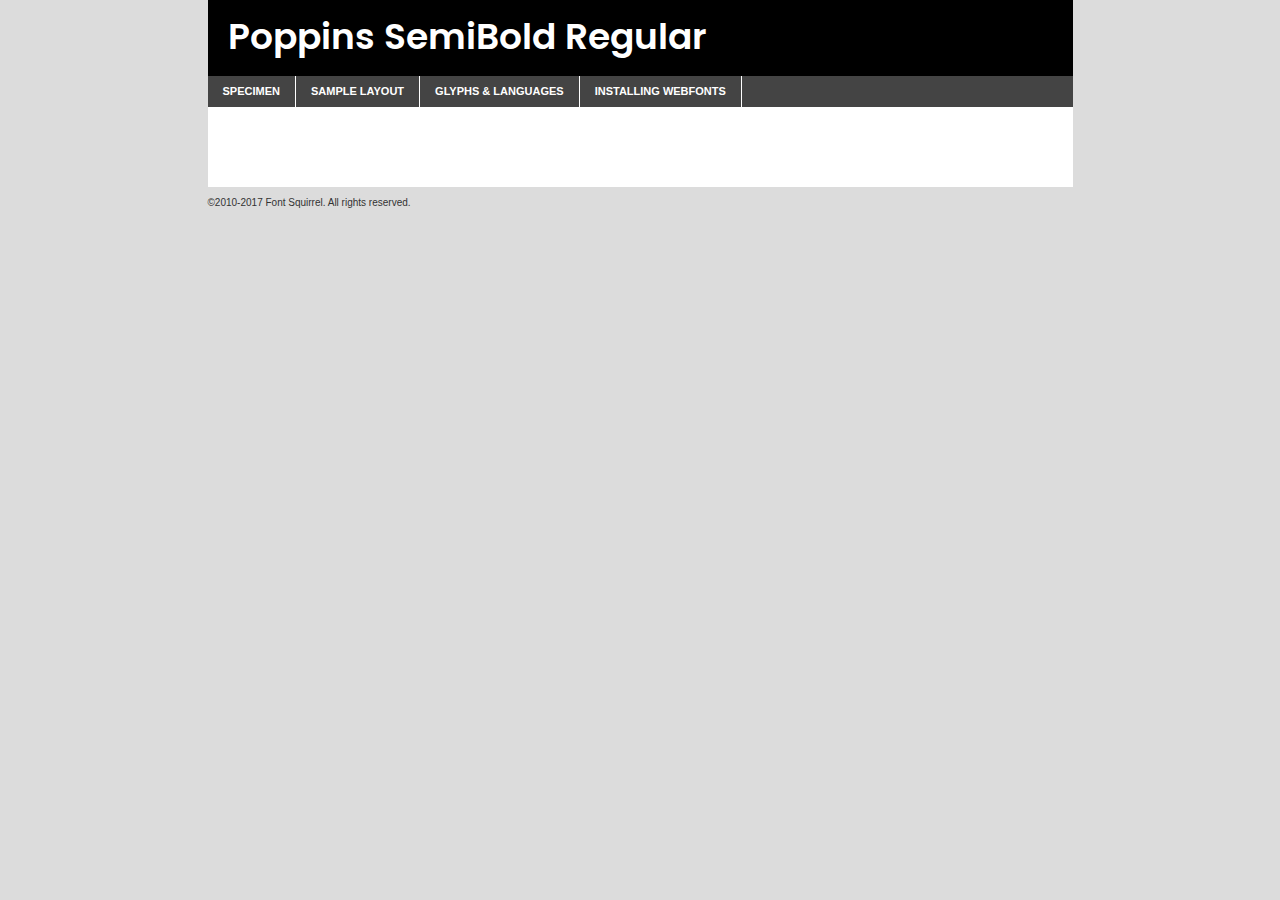
<file: Codes/fonts/poppins-semibold-demo.html>
<!DOCTYPE html PUBLIC "-//W3C//DTD XHTML 1.0 Transitional//EN"
	"http://www.w3.org/TR/xhtml1/DTD/xhtml1-transitional.dtd">

<html xmlns="http://www.w3.org/1999/xhtml" xml:lang="en" lang="en">
<head>
	<meta http-equiv="Content-Type" content="text/html; charset=utf-8" />
	<script src="http://ajax.googleapis.com/ajax/libs/jquery/1.7.2/jquery.min.js" type="text/javascript" charset="utf-8"></script>
	<script type="text/javascript">
	(function($){$.fn.easyTabs=function(option){var param=jQuery.extend({fadeSpeed:"fast",defaultContent:1,activeClass:'active'},option);$(this).each(function(){var thisId="#"+this.id;if(param.defaultContent==''){param.defaultContent=1;}
	if(typeof param.defaultContent=="number")
	{var defaultTab=$(thisId+" .tabs li:eq("+(param.defaultContent-1)+") a").attr('href').substr(1);}else{var defaultTab=param.defaultContent;}
	$(thisId+" .tabs li a").each(function(){var tabToHide=$(this).attr('href').substr(1);$("#"+tabToHide).addClass('easytabs-tab-content');});hideAll();changeContent(defaultTab);function hideAll(){$(thisId+" .easytabs-tab-content").hide();}
	function changeContent(tabId){hideAll();$(thisId+" .tabs li").removeClass(param.activeClass);$(thisId+" .tabs li a[href=#"+tabId+"]").closest('li').addClass(param.activeClass);if(param.fadeSpeed!="none")
	{$(thisId+" #"+tabId).fadeIn(param.fadeSpeed);}else{$(thisId+" #"+tabId).show();}}
	$(thisId+" .tabs li").click(function(){var tabId=$(this).find('a').attr('href').substr(1);changeContent(tabId);return false;});});}})(jQuery);
	</script>
	<link rel="stylesheet" href="specimen_files/specimen_stylesheet.css" type="text/css" charset="utf-8" />
	<link rel="stylesheet" href="stylesheet.css" type="text/css" charset="utf-8" />

	<style type="text/css">
					body{
				font-family: 'poppinssemibold';
							}
		</style>

	<title>Poppins SemiBold Regular Specimen</title>
	
	
	<script type="text/javascript" charset="utf-8">
		$(document).ready(function() {
			$('#container').easyTabs({defaultContent:1});
		});
	</script>
</head>

<body>
<div id="container">
	<div id="header">
		Poppins SemiBold Regular	</div>
	<ul class="tabs">
		<li><a href="#specimen">Specimen</a></li>
		<li><a href="#layout">Sample Layout</a></li>
				<li><a href="#glyphs">Glyphs &amp; Languages</a></li>
		<li><a href="#installing">Installing Webfonts</a></li>
		
	</ul>
	
	<div id="main_content">

		
			<div id="specimen">
		
				<div class="section">
					<div class="grid12 firstcol">
						<div class="huge">AaBb</div>
					</div>
				</div>
		
				<div class="section">
					<div class="glyph_range">A&#x200B;B&#x200b;C&#x200b;D&#x200b;E&#x200b;F&#x200b;G&#x200b;H&#x200b;I&#x200b;J&#x200b;K&#x200b;L&#x200b;M&#x200b;N&#x200b;O&#x200b;P&#x200b;Q&#x200b;R&#x200b;S&#x200b;T&#x200b;U&#x200b;V&#x200b;W&#x200b;X&#x200b;Y&#x200b;Z&#x200b;a&#x200b;b&#x200b;c&#x200b;d&#x200b;e&#x200b;f&#x200b;g&#x200b;h&#x200b;i&#x200b;j&#x200b;k&#x200b;l&#x200b;m&#x200b;n&#x200b;o&#x200b;p&#x200b;q&#x200b;r&#x200b;s&#x200b;t&#x200b;u&#x200b;v&#x200b;w&#x200b;x&#x200b;y&#x200b;z&#x200b;1&#x200b;2&#x200b;3&#x200b;4&#x200b;5&#x200b;6&#x200b;7&#x200b;8&#x200b;9&#x200b;0&#x200b;&amp;&#x200b;.&#x200b;,&#x200b;?&#x200b;!&#x200b;&#64;&#x200b;(&#x200b;)&#x200b;#&#x200b;$&#x200b;%&#x200b;*&#x200b;+&#x200b;-&#x200b;=&#x200b;:&#x200b;;</div>
				</div>
				<div class="section">
					<div class="grid12 firstcol">
						<table class="sample_table">
							<tr><td>10</td><td class="size10">abcdefghijklmnopqrstuvwxyzABCDEFGHIJKLMNOPQRSTUVWXYZ0123456789abcdefghijklmnopqrstuvwxyzABCDEFGHIJKLMNOPQRSTUVWXYZ0123456789abcdefghijklmnopqrstuvwxyzABCDEFGHIJKLMNOPQRSTUVWXYZ</td></tr>
							<tr><td>11</td><td class="size11">abcdefghijklmnopqrstuvwxyzABCDEFGHIJKLMNOPQRSTUVWXYZ0123456789abcdefghijklmnopqrstuvwxyzABCDEFGHIJKLMNOPQRSTUVWXYZ0123456789abcdefghijklmnopqrstuvwxyzABCDEFGHIJKLMNOPQRSTUVWXYZ</td></tr>
							<tr><td>12</td><td class="size12">abcdefghijklmnopqrstuvwxyzABCDEFGHIJKLMNOPQRSTUVWXYZ0123456789abcdefghijklmnopqrstuvwxyzABCDEFGHIJKLMNOPQRSTUVWXYZ0123456789abcdefghijklmnopqrstuvwxyzABCDEFGHIJKLMNOPQRSTUVWXYZ</td></tr>
							<tr><td>13</td><td class="size13">abcdefghijklmnopqrstuvwxyzABCDEFGHIJKLMNOPQRSTUVWXYZ0123456789abcdefghijklmnopqrstuvwxyzABCDEFGHIJKLMNOPQRSTUVWXYZ0123456789abcdefghijklmnopqrstuvwxyzABCDEFGHIJKLMNOPQRSTUVWXYZ</td></tr>
							<tr><td>14</td><td class="size14">abcdefghijklmnopqrstuvwxyzABCDEFGHIJKLMNOPQRSTUVWXYZ0123456789abcdefghijklmnopqrstuvwxyzABCDEFGHIJKLMNOPQRSTUVWXYZ0123456789abcdefghijklmnopqrstuvwxyzABCDEFGHIJKLMNOPQRSTUVWXYZ</td></tr>
							<tr><td>16</td><td class="size16">abcdefghijklmnopqrstuvwxyzABCDEFGHIJKLMNOPQRSTUVWXYZ0123456789abcdefghijklmnopqrstuvwxyzABCDEFGHIJKLMNOPQRSTUVWXYZ</td></tr>
							<tr><td>18</td><td class="size18">abcdefghijklmnopqrstuvwxyzABCDEFGHIJKLMNOPQRSTUVWXYZ0123456789abcdefghijklmnopqrstuvwxyzABCDEFGHIJKLMNOPQRSTUVWXYZ</td></tr>
							<tr><td>20</td><td class="size20">abcdefghijklmnopqrstuvwxyzABCDEFGHIJKLMNOPQRSTUVWXYZ0123456789abcdefghijklmnopqrstuvwxyzABCDEFGHIJKLMNOPQRSTUVWXYZ</td></tr>
							<tr><td>24</td><td class="size24">abcdefghijklmnopqrstuvwxyzABCDEFGHIJKLMNOPQRSTUVWXYZ0123456789abcdefghijklmnopqrstuvwxyzABCDEFGHIJKLMNOPQRSTUVWXYZ</td></tr>
							<tr><td>30</td><td class="size30">abcdefghijklmnopqrstuvwxyzABCDEFGHIJKLMNOPQRSTUVWXYZ0123456789abcdefghijklmnopqrstuvwxyzABCDEFGHIJKLMNOPQRSTUVWXYZ</td></tr>
							<tr><td>36</td><td class="size36">abcdefghijklmnopqrstuvwxyzABCDEFGHIJKLMNOPQRSTUVWXYZ0123456789abcdefghijklmnopqrstuvwxyzABCDEFGHIJKLMNOPQRSTUVWXYZ</td></tr>
							<tr><td>48</td><td class="size48">abcdefghijklmnopqrstuvwxyzABCDEFGHIJKLMNOPQRSTUVWXYZ0123456789abcdefghijklmnopqrstuvwxyzABCDEFGHIJKLMNOPQRSTUVWXYZ</td></tr>
							<tr><td>60</td><td class="size60">abcdefghijklmnopqrstuvwxyzABCDEFGHIJKLMNOPQRSTUVWXYZ0123456789abcdefghijklmnopqrstuvwxyzABCDEFGHIJKLMNOPQRSTUVWXYZ</td></tr>
							<tr><td>72</td><td class="size72">abcdefghijklmnopqrstuvwxyzABCDEFGHIJKLMNOPQRSTUVWXYZ0123456789abcdefghijklmnopqrstuvwxyzABCDEFGHIJKLMNOPQRSTUVWXYZ</td></tr>
							<tr><td>90</td><td class="size90">abcdefghijklmnopqrstuvwxyzABCDEFGHIJKLMNOPQRSTUVWXYZ0123456789abcdefghijklmnopqrstuvwxyzABCDEFGHIJKLMNOPQRSTUVWXYZ</td></tr>
						</table>
				
					</div>
			
				</div>
		
		
		
								<div class="section" id="bodycomparison">


										<div id="xheight">
				<div class="fontbody">&#x25FC;&#x25FC;&#x25FC;&#x25FC;&#x25FC;&#x25FC;&#x25FC;&#x25FC;&#x25FC;&#x25FC;&#x25FC;&#x25FC;&#x25FC;&#x25FC;&#x25FC;&#x25FC;&#x25FC;&#x25FC;&#x25FC;&#x25FC;&#x25FC;&#x25FC;&#x25FC;&#x25FC;&#x25FC;&#x25FC;&#x25FC;&#x25FC;&#x25FC;&#x25FC;&#x25FC;&#x25FC;&#x25FC;&#x25FC;&#x25FC;&#x25FC;&#x25FC;&#x25FC;&#x25FC;&#x25FC;&#x25FC;&#x25FC;&#x25FC;&#x25FC;&#x25FC;&#x25FC;&#x25FC;&#x25FC;&#x25FC;&#x25FC;&#x25FC;&#x25FC;&#x25FC;&#x25FC;&#x25FC;&#x25FC;&#x25FC;&#x25FC;&#x25FC;&#x25FC;&#x25FC;&#x25FC;&#x25FC;&#x25FC;&#x25FC;&#x25FC;&#x25FC;&#x25FC;&#x25FC;&#x25FC;&#x25FC;&#x25FC;&#x25FC;&#x25FC;&#x25FC;&#x25FC;&#x25FC;&#x25FC;&#x25FC;&#x25FC;&#x25FC;&#x25FC;&#x25FC;&#x25FC;&#x25FC;&#x25FC;&#x25FC;&#x25FC;&#x25FC;&#x25FC;&#x25FC;&#x25FC;&#x25FC;&#x25FC;&#x25FC;&#x25FC;&#x25FC;&#x25FC;&#x25FC;body</div><div class="arialbody">body</div><div class="verdanabody">body</div><div class="georgiabody">body</div></div>
										<div class="fontbody" style="z-index:1">
											body<span>Poppins SemiBold Regular</span>
										</div>
										<div class="arialbody" style="z-index:1">
											body<span>Arial</span>
										</div>
										<div class="verdanabody" style="z-index:1">
											body<span>Verdana</span>
										</div>
										<div class="georgiabody" style="z-index:1">
											body<span>Georgia</span>
										</div>



								</div>
		
		
				<div class="section psample psample_row1" id="">
					
					<div class="grid2 firstcol">
						<p class="size10"><span>10.</span>Aenean lacinia bibendum nulla sed consectetur. Fusce dapibus, tellus ac cursus commodo, tortor mauris condimentum nibh, ut fermentum massa justo sit amet risus. Nullam id dolor id nibh ultricies vehicula ut id elit. Cum sociis natoque penatibus et magnis dis parturient montes, nascetur ridiculus mus. Nulla vitae elit libero, a pharetra augue.</p>
			
					</div>
					<div class="grid3">
						<p class="size11"><span>11.</span>Aenean lacinia bibendum nulla sed consectetur. Fusce dapibus, tellus ac cursus commodo, tortor mauris condimentum nibh, ut fermentum massa justo sit amet risus. Nullam id dolor id nibh ultricies vehicula ut id elit. Cum sociis natoque penatibus et magnis dis parturient montes, nascetur ridiculus mus. Nulla vitae elit libero, a pharetra augue.</p>
			
					</div>
					<div class="grid3">
						<p class="size12"><span>12.</span>Aenean lacinia bibendum nulla sed consectetur. Fusce dapibus, tellus ac cursus commodo, tortor mauris condimentum nibh, ut fermentum massa justo sit amet risus. Nullam id dolor id nibh ultricies vehicula ut id elit. Cum sociis natoque penatibus et magnis dis parturient montes, nascetur ridiculus mus. Nulla vitae elit libero, a pharetra augue.</p>
			
					</div>
					<div class="grid4">
						<p class="size13"><span>13.</span>Aenean lacinia bibendum nulla sed consectetur. Fusce dapibus, tellus ac cursus commodo, tortor mauris condimentum nibh, ut fermentum massa justo sit amet risus. Nullam id dolor id nibh ultricies vehicula ut id elit. Cum sociis natoque penatibus et magnis dis parturient montes, nascetur ridiculus mus. Nulla vitae elit libero, a pharetra augue.</p>
			
					</div>
					<div class="white_blend"></div>
					
				</div>
				<div class="section psample psample_row2" id="">
					<div class="grid3 firstcol">
						<p class="size14"><span>14.</span>Aenean lacinia bibendum nulla sed consectetur. Fusce dapibus, tellus ac cursus commodo, tortor mauris condimentum nibh, ut fermentum massa justo sit amet risus. Nullam id dolor id nibh ultricies vehicula ut id elit. Cum sociis natoque penatibus et magnis dis parturient montes, nascetur ridiculus mus. Nulla vitae elit libero, a pharetra augue.</p>
			
					</div>
					<div class="grid4">
						<p class="size16"><span>16.</span>Aenean lacinia bibendum nulla sed consectetur. Fusce dapibus, tellus ac cursus commodo, tortor mauris condimentum nibh, ut fermentum massa justo sit amet risus. Nullam id dolor id nibh ultricies vehicula ut id elit. Cum sociis natoque penatibus et magnis dis parturient montes, nascetur ridiculus mus. Nulla vitae elit libero, a pharetra augue.</p>
			
					</div>
					<div class="grid5">
						<p class="size18"><span>18.</span>Aenean lacinia bibendum nulla sed consectetur. Fusce dapibus, tellus ac cursus commodo, tortor mauris condimentum nibh, ut fermentum massa justo sit amet risus. Nullam id dolor id nibh ultricies vehicula ut id elit. Cum sociis natoque penatibus et magnis dis parturient montes, nascetur ridiculus mus. Nulla vitae elit libero, a pharetra augue.</p>
			
					</div>

					<div class="white_blend"></div>

				</div>
				
				<div class="section psample psample_row3" id="">
					<div class="grid5 firstcol">
						<p class="size20"><span>20.</span>Aenean lacinia bibendum nulla sed consectetur. Fusce dapibus, tellus ac cursus commodo, tortor mauris condimentum nibh, ut fermentum massa justo sit amet risus. Nullam id dolor id nibh ultricies vehicula ut id elit. Cum sociis natoque penatibus et magnis dis parturient montes, nascetur ridiculus mus. Nulla vitae elit libero, a pharetra augue.</p>
					</div>
					<div class="grid7">
						<p class="size24"><span>24.</span>Aenean lacinia bibendum nulla sed consectetur. Fusce dapibus, tellus ac cursus commodo, tortor mauris condimentum nibh, ut fermentum massa justo sit amet risus. Nullam id dolor id nibh ultricies vehicula ut id elit. Cum sociis natoque penatibus et magnis dis parturient montes, nascetur ridiculus mus. Nulla vitae elit libero, a pharetra augue.</p>
					</div>
					
					<div class="white_blend"></div>
					
				</div>
				
				<div class="section psample psample_row4" id="">
					<div class="grid12 firstcol">
						<p class="size30"><span>30.</span>Aenean lacinia bibendum nulla sed consectetur. Fusce dapibus, tellus ac cursus commodo, tortor mauris condimentum nibh, ut fermentum massa justo sit amet risus. Nullam id dolor id nibh ultricies vehicula ut id elit. Cum sociis natoque penatibus et magnis dis parturient montes, nascetur ridiculus mus. Nulla vitae elit libero, a pharetra augue.</p>
					</div>
					<div class="white_blend"></div>
					
				</div>
				
				
				
				<div class="section psample psample_row1 fullreverse">
					<div class="grid2 firstcol">
						<p class="size10"><span>10.</span>Aenean lacinia bibendum nulla sed consectetur. Fusce dapibus, tellus ac cursus commodo, tortor mauris condimentum nibh, ut fermentum massa justo sit amet risus. Nullam id dolor id nibh ultricies vehicula ut id elit. Cum sociis natoque penatibus et magnis dis parturient montes, nascetur ridiculus mus. Nulla vitae elit libero, a pharetra augue.</p>
			
					</div>
					<div class="grid3">
						<p class="size11"><span>11.</span>Aenean lacinia bibendum nulla sed consectetur. Fusce dapibus, tellus ac cursus commodo, tortor mauris condimentum nibh, ut fermentum massa justo sit amet risus. Nullam id dolor id nibh ultricies vehicula ut id elit. Cum sociis natoque penatibus et magnis dis parturient montes, nascetur ridiculus mus. Nulla vitae elit libero, a pharetra augue.</p>
			
					</div>
					<div class="grid3">
						<p class="size12"><span>12.</span>Aenean lacinia bibendum nulla sed consectetur. Fusce dapibus, tellus ac cursus commodo, tortor mauris condimentum nibh, ut fermentum massa justo sit amet risus. Nullam id dolor id nibh ultricies vehicula ut id elit. Cum sociis natoque penatibus et magnis dis parturient montes, nascetur ridiculus mus. Nulla vitae elit libero, a pharetra augue.</p>
			
					</div>
					<div class="grid4">
						<p class="size13"><span>13.</span>Aenean lacinia bibendum nulla sed consectetur. Fusce dapibus, tellus ac cursus commodo, tortor mauris condimentum nibh, ut fermentum massa justo sit amet risus. Nullam id dolor id nibh ultricies vehicula ut id elit. Cum sociis natoque penatibus et magnis dis parturient montes, nascetur ridiculus mus. Nulla vitae elit libero, a pharetra augue.</p>
			
					</div>
					<div class="black_blend"></div>
					
				</div>
				
				<div class="section psample psample_row2 fullreverse">
					<div class="grid3 firstcol">
						<p class="size14"><span>14.</span>Aenean lacinia bibendum nulla sed consectetur. Fusce dapibus, tellus ac cursus commodo, tortor mauris condimentum nibh, ut fermentum massa justo sit amet risus. Nullam id dolor id nibh ultricies vehicula ut id elit. Cum sociis natoque penatibus et magnis dis parturient montes, nascetur ridiculus mus. Nulla vitae elit libero, a pharetra augue.</p>
			
					</div>
					<div class="grid4">
						<p class="size16"><span>16.</span>Aenean lacinia bibendum nulla sed consectetur. Fusce dapibus, tellus ac cursus commodo, tortor mauris condimentum nibh, ut fermentum massa justo sit amet risus. Nullam id dolor id nibh ultricies vehicula ut id elit. Cum sociis natoque penatibus et magnis dis parturient montes, nascetur ridiculus mus. Nulla vitae elit libero, a pharetra augue.</p>
			
					</div>
					<div class="grid5">
						<p class="size18"><span>18.</span>Aenean lacinia bibendum nulla sed consectetur. Fusce dapibus, tellus ac cursus commodo, tortor mauris condimentum nibh, ut fermentum massa justo sit amet risus. Nullam id dolor id nibh ultricies vehicula ut id elit. Cum sociis natoque penatibus et magnis dis parturient montes, nascetur ridiculus mus. Nulla vitae elit libero, a pharetra augue.</p>
			
					</div>
					<div class="black_blend"></div>

				</div>
				
				<div class="section psample fullreverse psample_row3" id="">
					<div class="grid5 firstcol">
						<p class="size20"><span>20.</span>Aenean lacinia bibendum nulla sed consectetur. Fusce dapibus, tellus ac cursus commodo, tortor mauris condimentum nibh, ut fermentum massa justo sit amet risus. Nullam id dolor id nibh ultricies vehicula ut id elit. Cum sociis natoque penatibus et magnis dis parturient montes, nascetur ridiculus mus. Nulla vitae elit libero, a pharetra augue.</p>
					</div>
					<div class="grid7">
						<p class="size24"><span>24.</span>Aenean lacinia bibendum nulla sed consectetur. Fusce dapibus, tellus ac cursus commodo, tortor mauris condimentum nibh, ut fermentum massa justo sit amet risus. Nullam id dolor id nibh ultricies vehicula ut id elit. Cum sociis natoque penatibus et magnis dis parturient montes, nascetur ridiculus mus. Nulla vitae elit libero, a pharetra augue.</p>
					</div>
					
					<div class="black_blend"></div>
					
				</div>
				
				<div class="section psample fullreverse psample_row4" id="" style="border-bottom: 20px #000 solid;">
					<div class="grid12 firstcol">
						<p class="size30"><span>30.</span>Aenean lacinia bibendum nulla sed consectetur. Fusce dapibus, tellus ac cursus commodo, tortor mauris condimentum nibh, ut fermentum massa justo sit amet risus. Nullam id dolor id nibh ultricies vehicula ut id elit. Cum sociis natoque penatibus et magnis dis parturient montes, nascetur ridiculus mus. Nulla vitae elit libero, a pharetra augue.</p>
					</div>
					<div class="black_blend"></div>
					
				</div>
				
				
				
				
			</div>
			
			<div id="layout">
				
				<div class="section">
					
					<div class="grid12 firstcol">
						<h1>Lorem Ipsum Dolor</h1>
						<h2>Etiam porta sem malesuada magna mollis euismod</h2>
						
						<p class="byline">By <a href="#link">Aenean Lacinia</a></p>
					</div>
				</div>
				<div class="section">
					<div class="grid8 firstcol">
						<p class="large">Donec sed odio dui. Morbi leo risus, porta ac consectetur ac, vestibulum at eros. Fusce dapibus, tellus ac cursus commodo, tortor mauris condimentum nibh, ut fermentum massa justo sit amet risus. </p>

						
						<h3>Pellentesque ornare sem</h3>

						<p>Maecenas sed diam eget risus varius blandit sit amet non magna. Maecenas faucibus mollis interdum. Donec ullamcorper nulla non metus auctor fringilla. Nullam id dolor id nibh ultricies vehicula ut id elit. Nullam id dolor id nibh ultricies vehicula ut id elit. </p>

						<p>Aenean eu leo quam. Pellentesque ornare sem lacinia quam venenatis vestibulum. Lorem ipsum dolor sit amet, consectetur adipiscing elit. Cum sociis natoque penatibus et magnis dis parturient montes, nascetur ridiculus mus. </p>

						<p>Nulla vitae elit libero, a pharetra augue. Praesent commodo cursus magna, vel scelerisque nisl consectetur et. Aenean lacinia bibendum nulla sed consectetur. </p>

						<p>Nullam quis risus eget urna mollis ornare vel eu leo. Nullam quis risus eget urna mollis ornare vel eu leo. Maecenas sed diam eget risus varius blandit sit amet non magna. Donec ullamcorper nulla non metus auctor fringilla. </p>

						<h3>Cras mattis consectetur</h3>

						<p>Aenean eu leo quam. Pellentesque ornare sem lacinia quam venenatis vestibulum. Aenean lacinia bibendum nulla sed consectetur. Integer posuere erat a ante venenatis dapibus posuere velit aliquet. Cras mattis consectetur purus sit amet fermentum. </p>

						<p>Nullam id dolor id nibh ultricies vehicula ut id elit. Nullam quis risus eget urna mollis ornare vel eu leo. Cras mattis consectetur purus sit amet fermentum.</p>
					</div>
					
					<div class="grid4 sidebar">
						
						<div class="box reverse">
							<p class="last">Nullam quis risus eget urna mollis ornare vel eu leo. Donec ullamcorper nulla non metus auctor fringilla. Cras mattis consectetur purus sit amet fermentum. Sed posuere consectetur est at lobortis. Lorem ipsum dolor sit amet, consectetur adipiscing elit. </p>
						</div>
						
						<p class="caption">Maecenas sed diam eget risus varius.</p>

						<p>Vestibulum id ligula porta felis euismod semper. Integer posuere erat a ante venenatis dapibus posuere velit aliquet. Vestibulum id ligula porta felis euismod semper. Sed posuere consectetur est at lobortis. Maecenas sed diam eget risus varius blandit sit amet non magna. Fusce dapibus, tellus ac cursus commodo, tortor mauris condimentum nibh, ut fermentum massa justo sit amet risus. </p>

					

						<p>Duis mollis, est non commodo luctus, nisi erat porttitor ligula, eget lacinia odio sem nec elit. Aenean lacinia bibendum nulla sed consectetur. Vivamus sagittis lacus vel augue laoreet rutrum faucibus dolor auctor. Aenean lacinia bibendum nulla sed consectetur. Nullam quis risus eget urna mollis ornare vel eu leo. </p>

						<p>Praesent commodo cursus magna, vel scelerisque nisl consectetur et. Donec ullamcorper nulla non metus auctor fringilla. Maecenas faucibus mollis interdum. Fusce dapibus, tellus ac cursus commodo, tortor mauris condimentum nibh, ut fermentum massa justo sit amet risus. </p>

					</div>
				</div>
				
			</div>


			



		<div id="glyphs">
			<div class="section">
				<div class="grid12 firstcol">
			
				<h1>Language Support</h1>
				<p>The subset of Poppins SemiBold Regular in this kit supports the following languages:<br />
			
					English, Arrernte, Bislama, Cebuano, Fijian, Gilbertese, Hmong, Ibanag, Iloko_ilokano, Interglossa_glosa, Interlingua, Lojban, Manx, Norfolk_pitcairnese, Oromo, Rotokas, Samoan, Sardinian, Seychelles_creole, Shona, Somali, Southern_ndebele, Swahili, Swati_swazi, Tok_pisin, Warlpiri, Xhosa, Zulu, Latinbasic, Demo				</p>
				<h1>Glyph Chart</h1>
				<p>The subset of Poppins SemiBold Regular in this kit includes all the glyphs listed below. Unicode entities are included above each glyph to help you insert individual characters into your layout.</p>
				<div id="glyph_chart">
			
																														 <div><p>&amp;#13;</p>&#13;</div>
																				 <div><p>&amp;#32;</p>&#32;</div>
																				 <div><p>&amp;#33;</p>&#33;</div>
																				 <div><p>&amp;#34;</p>&#34;</div>
																				 <div><p>&amp;#35;</p>&#35;</div>
																				 <div><p>&amp;#36;</p>&#36;</div>
																				 <div><p>&amp;#37;</p>&#37;</div>
																				 <div><p>&amp;#38;</p>&#38;</div>
																				 <div><p>&amp;#39;</p>&#39;</div>
																				 <div><p>&amp;#40;</p>&#40;</div>
																				 <div><p>&amp;#41;</p>&#41;</div>
																				 <div><p>&amp;#42;</p>&#42;</div>
																				 <div><p>&amp;#43;</p>&#43;</div>
																				 <div><p>&amp;#44;</p>&#44;</div>
																				 <div><p>&amp;#46;</p>&#46;</div>
																				 <div><p>&amp;#47;</p>&#47;</div>
																				 <div><p>&amp;#48;</p>&#48;</div>
																				 <div><p>&amp;#49;</p>&#49;</div>
																				 <div><p>&amp;#50;</p>&#50;</div>
																				 <div><p>&amp;#51;</p>&#51;</div>
																				 <div><p>&amp;#52;</p>&#52;</div>
																				 <div><p>&amp;#53;</p>&#53;</div>
																				 <div><p>&amp;#54;</p>&#54;</div>
																				 <div><p>&amp;#55;</p>&#55;</div>
																				 <div><p>&amp;#56;</p>&#56;</div>
																				 <div><p>&amp;#57;</p>&#57;</div>
																				 <div><p>&amp;#60;</p>&#60;</div>
																				 <div><p>&amp;#61;</p>&#61;</div>
																				 <div><p>&amp;#62;</p>&#62;</div>
																				 <div><p>&amp;#63;</p>&#63;</div>
																				 <div><p>&amp;#64;</p>&#64;</div>
																				 <div><p>&amp;#65;</p>&#65;</div>
																				 <div><p>&amp;#66;</p>&#66;</div>
																				 <div><p>&amp;#67;</p>&#67;</div>
																				 <div><p>&amp;#68;</p>&#68;</div>
																				 <div><p>&amp;#69;</p>&#69;</div>
																				 <div><p>&amp;#70;</p>&#70;</div>
																				 <div><p>&amp;#71;</p>&#71;</div>
																				 <div><p>&amp;#72;</p>&#72;</div>
																				 <div><p>&amp;#73;</p>&#73;</div>
																				 <div><p>&amp;#74;</p>&#74;</div>
																				 <div><p>&amp;#75;</p>&#75;</div>
																				 <div><p>&amp;#76;</p>&#76;</div>
																				 <div><p>&amp;#77;</p>&#77;</div>
																				 <div><p>&amp;#78;</p>&#78;</div>
																				 <div><p>&amp;#79;</p>&#79;</div>
																				 <div><p>&amp;#80;</p>&#80;</div>
																				 <div><p>&amp;#81;</p>&#81;</div>
																				 <div><p>&amp;#82;</p>&#82;</div>
																				 <div><p>&amp;#83;</p>&#83;</div>
																				 <div><p>&amp;#84;</p>&#84;</div>
																				 <div><p>&amp;#85;</p>&#85;</div>
																				 <div><p>&amp;#86;</p>&#86;</div>
																				 <div><p>&amp;#87;</p>&#87;</div>
																				 <div><p>&amp;#88;</p>&#88;</div>
																				 <div><p>&amp;#89;</p>&#89;</div>
																				 <div><p>&amp;#90;</p>&#90;</div>
																				 <div><p>&amp;#91;</p>&#91;</div>
																				 <div><p>&amp;#92;</p>&#92;</div>
																				 <div><p>&amp;#93;</p>&#93;</div>
																				 <div><p>&amp;#94;</p>&#94;</div>
																				 <div><p>&amp;#95;</p>&#95;</div>
																				 <div><p>&amp;#96;</p>&#96;</div>
																				 <div><p>&amp;#97;</p>&#97;</div>
																				 <div><p>&amp;#98;</p>&#98;</div>
																				 <div><p>&amp;#99;</p>&#99;</div>
																				 <div><p>&amp;#100;</p>&#100;</div>
																				 <div><p>&amp;#101;</p>&#101;</div>
																				 <div><p>&amp;#102;</p>&#102;</div>
																				 <div><p>&amp;#103;</p>&#103;</div>
																				 <div><p>&amp;#104;</p>&#104;</div>
																				 <div><p>&amp;#105;</p>&#105;</div>
																				 <div><p>&amp;#106;</p>&#106;</div>
																				 <div><p>&amp;#107;</p>&#107;</div>
																				 <div><p>&amp;#108;</p>&#108;</div>
																				 <div><p>&amp;#109;</p>&#109;</div>
																				 <div><p>&amp;#110;</p>&#110;</div>
																				 <div><p>&amp;#111;</p>&#111;</div>
																				 <div><p>&amp;#112;</p>&#112;</div>
																				 <div><p>&amp;#113;</p>&#113;</div>
																				 <div><p>&amp;#114;</p>&#114;</div>
																				 <div><p>&amp;#115;</p>&#115;</div>
																				 <div><p>&amp;#116;</p>&#116;</div>
																				 <div><p>&amp;#117;</p>&#117;</div>
																				 <div><p>&amp;#118;</p>&#118;</div>
																				 <div><p>&amp;#119;</p>&#119;</div>
																				 <div><p>&amp;#120;</p>&#120;</div>
																				 <div><p>&amp;#121;</p>&#121;</div>
																				 <div><p>&amp;#122;</p>&#122;</div>
																				 <div><p>&amp;#123;</p>&#123;</div>
																				 <div><p>&amp;#124;</p>&#124;</div>
																				 <div><p>&amp;#125;</p>&#125;</div>
																				 <div><p>&amp;#126;</p>&#126;</div>
																				 <div><p>&amp;#160;</p>&#160;</div>
																				 <div><p>&amp;#161;</p>&#161;</div>
																				 <div><p>&amp;#162;</p>&#162;</div>
																				 <div><p>&amp;#163;</p>&#163;</div>
																				 <div><p>&amp;#164;</p>&#164;</div>
																				 <div><p>&amp;#165;</p>&#165;</div>
																				 <div><p>&amp;#166;</p>&#166;</div>
																				 <div><p>&amp;#167;</p>&#167;</div>
																				 <div><p>&amp;#168;</p>&#168;</div>
																				 <div><p>&amp;#169;</p>&#169;</div>
																				 <div><p>&amp;#170;</p>&#170;</div>
																				 <div><p>&amp;#171;</p>&#171;</div>
																				 <div><p>&amp;#172;</p>&#172;</div>
																				 <div><p>&amp;#174;</p>&#174;</div>
																				 <div><p>&amp;#175;</p>&#175;</div>
																				 <div><p>&amp;#176;</p>&#176;</div>
																				 <div><p>&amp;#177;</p>&#177;</div>
																				 <div><p>&amp;#178;</p>&#178;</div>
																				 <div><p>&amp;#179;</p>&#179;</div>
																				 <div><p>&amp;#180;</p>&#180;</div>
																				 <div><p>&amp;#181;</p>&#181;</div>
																				 <div><p>&amp;#182;</p>&#182;</div>
																				 <div><p>&amp;#184;</p>&#184;</div>
																				 <div><p>&amp;#185;</p>&#185;</div>
																				 <div><p>&amp;#186;</p>&#186;</div>
																				 <div><p>&amp;#187;</p>&#187;</div>
																				 <div><p>&amp;#188;</p>&#188;</div>
																				 <div><p>&amp;#189;</p>&#189;</div>
																				 <div><p>&amp;#190;</p>&#190;</div>
																				 <div><p>&amp;#191;</p>&#191;</div>
																				 <div><p>&amp;#198;</p>&#198;</div>
																				 <div><p>&amp;#199;</p>&#199;</div>
																				 <div><p>&amp;#208;</p>&#208;</div>
																				 <div><p>&amp;#215;</p>&#215;</div>
																				 <div><p>&amp;#216;</p>&#216;</div>
																				 <div><p>&amp;#222;</p>&#222;</div>
																				 <div><p>&amp;#223;</p>&#223;</div>
																				 <div><p>&amp;#230;</p>&#230;</div>
																				 <div><p>&amp;#231;</p>&#231;</div>
																				 <div><p>&amp;#240;</p>&#240;</div>
																				 <div><p>&amp;#247;</p>&#247;</div>
																				 <div><p>&amp;#248;</p>&#248;</div>
																				 <div><p>&amp;#254;</p>&#254;</div>
																				 <div><p>&amp;#305;</p>&#305;</div>
																				 <div><p>&amp;#338;</p>&#338;</div>
																				 <div><p>&amp;#339;</p>&#339;</div>
																				 <div><p>&amp;#710;</p>&#710;</div>
																				 <div><p>&amp;#730;</p>&#730;</div>
																				 <div><p>&amp;#732;</p>&#732;</div>
																				 <div><p>&amp;#8192;</p>&#8192;</div>
																				 <div><p>&amp;#8193;</p>&#8193;</div>
																				 <div><p>&amp;#8194;</p>&#8194;</div>
																				 <div><p>&amp;#8195;</p>&#8195;</div>
																				 <div><p>&amp;#8196;</p>&#8196;</div>
																				 <div><p>&amp;#8197;</p>&#8197;</div>
																				 <div><p>&amp;#8198;</p>&#8198;</div>
																				 <div><p>&amp;#8199;</p>&#8199;</div>
																				 <div><p>&amp;#8200;</p>&#8200;</div>
																				 <div><p>&amp;#8201;</p>&#8201;</div>
																				 <div><p>&amp;#8202;</p>&#8202;</div>
																				 <div><p>&amp;#8211;</p>&#8211;</div>
																				 <div><p>&amp;#8212;</p>&#8212;</div>
																				 <div><p>&amp;#8216;</p>&#8216;</div>
																				 <div><p>&amp;#8217;</p>&#8217;</div>
																				 <div><p>&amp;#8218;</p>&#8218;</div>
																				 <div><p>&amp;#8220;</p>&#8220;</div>
																				 <div><p>&amp;#8221;</p>&#8221;</div>
																				 <div><p>&amp;#8222;</p>&#8222;</div>
																				 <div><p>&amp;#8226;</p>&#8226;</div>
																				 <div><p>&amp;#8239;</p>&#8239;</div>
																				 <div><p>&amp;#8249;</p>&#8249;</div>
																				 <div><p>&amp;#8250;</p>&#8250;</div>
																				 <div><p>&amp;#8287;</p>&#8287;</div>
																				 <div><p>&amp;#8364;</p>&#8364;</div>
																				 <div><p>&amp;#8482;</p>&#8482;</div>
																				 <div><p>&amp;#8722;</p>&#8722;</div>
																				 <div><p>&amp;#9724;</p>&#9724;</div>
																				 <div><p>&amp;#64257;</p>&#64257;</div>
																																																</div>	
				</div>
		
		
			</div>
		</div>
		
		
		<div id="specs">
			
		</div>
	
		<div id="installing">
			<div class="section">
				<div class="grid7 firstcol">
					<h1>Installing Webfonts</h1>
					
					<p>Webfonts are supported by all major browser platforms but not all in the same way. There are currently four different font formats that must be included in order to target all browsers. This includes TTF, WOFF, EOT and SVG.</p>
					
					<h2>1. Upload your webfonts</h2>
					<p>You must upload your webfont kit to your website. They should be in or near the same directory as your CSS files.</p>
					
					<h2>2. Include the webfont stylesheet</h2>
					<p>A special CSS @font-face declaration helps the various browsers select the appropriate font it needs without causing you a bunch of headaches. Learn more about this syntax by reading the <a href="https://www.fontspring.com/blog/further-hardening-of-the-bulletproof-syntax">Fontspring blog post</a> about it. The code for it is as follows:</p>


<code>
@font-face{ 
	font-family: 'MyWebFont';
	src: url('WebFont.eot');
	src: url('WebFont.eot?#iefix') format('embedded-opentype'),
	     url('WebFont.woff') format('woff'),
	     url('WebFont.ttf') format('truetype'),
	     url('WebFont.svg#webfont') format('svg');
}
</code>

	<p>We've already gone ahead and generated the code for you. All you have to do is link to the stylesheet in your HTML, like this:</p>
	<code>&lt;link rel=&quot;stylesheet&quot; href=&quot;stylesheet.css&quot; type=&quot;text/css&quot; charset=&quot;utf-8&quot; /&gt;</code>

					<h2>3. Modify your own stylesheet</h2>
					<p>To take advantage of your new fonts, you must tell your stylesheet to use them. Look at the original @font-face declaration above and find the property called "font-family." The name linked there will be what you use to reference the font. Prepend that webfont name to the font stack in the "font-family" property, inside the selector you want to change. For example:</p>
<code>p { font-family: 'WebFont', Arial, sans-serif; }</code>

<h2>4. Test</h2>
<p>Getting webfonts to work cross-browser <em>can</em> be tricky. Use the information in the sidebar to help you if you find that fonts aren't loading in a particular browser.</p>
				</div>
				
				<div class="grid5 sidebar">
					<div class="box">
						<h2>Troubleshooting<br />Font-Face Problems</h2>
						<p>Having trouble getting your webfonts to load in your new website? Here are some tips to sort out what might be the problem.</p>

						<h3>Fonts not showing in any browser</h3>

						<p>This sounds like you need to work on the plumbing. You either did not upload the fonts to the correct directory, or you did not link the fonts properly in the CSS. If you've confirmed that all this is correct and you still have a problem, take a look at your .htaccess file and see if requests are getting intercepted.</p>

						<h3>Fonts not loading in iPhone or iPad</h3>

						<p>The most common problem here is that you are serving the fonts from an IIS server. IIS refuses to serve files that have unknown MIME types. If that is the case, you must set the MIME type for SVG to "image/svg+xml" in the server settings. Follow these instructions from Microsoft if you need help.</p>

						<h3>Fonts not loading in Firefox</h3>

						<p>The primary reason for this failure? You are still using a version Firefox older than 3.5. So upgrade already! If that isn't it, then you are very likely serving fonts from a different domain. Firefox requires that all font assets be served from the same domain. Lastly it is possible that you need to add WOFF to your list of MIME types (if you are serving via IIS.)</p>

						<h3>Fonts not loading in IE</h3>

						<p>Are you looking at Internet Explorer on an actual Windows machine or are you cheating by using a service like Adobe BrowserLab? Many of these screenshot services do not render @font-face for IE. Best to test it on a real machine.</p>

						<h3>Fonts not loading in IE9</h3>

						<p>IE9, like Firefox, requires that fonts be served from the same domain as the website. Make sure that is the case.</p>
					</div>
				</div>
			</div>
			
		</div>
	
	</div>
	<div id="footer">
		<p>&copy;2010-2017 Font Squirrel. All rights reserved.</p>
	</div>
</div>
</body>
</html>
</file>
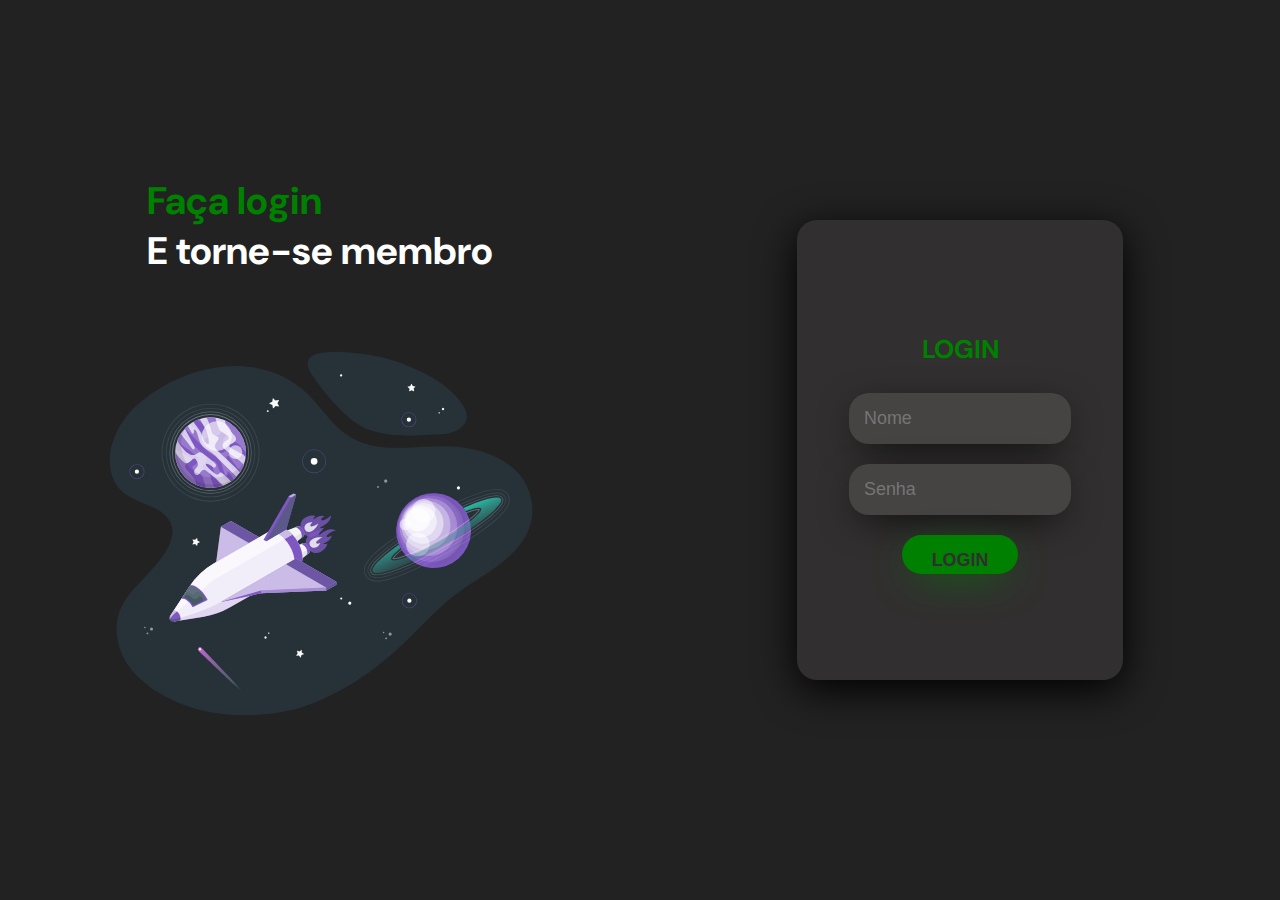
<file: Codes/styles/cadastro.html>
<!DOCTYPE html>
<html lang="pt-br">
<head>
    <meta charset="UTF-8">
    <meta name="viewport" content="width=device-width, initial-scale=1.0">
    <link rel="stylesheet" href="cadastro.css">
    
    <link rel="preconnect" href="https://fonts.googleapis.com">
    <link rel="preconnect" href="https://fonts.gstatic.com" crossorigin>
    <link href="https://fonts.googleapis.com/css2?family=DM+Sans:wght@400;500;700&display=swap" rel="stylesheet">
    <link rel="stylesheet" href="media.css">
    
    <title>Login</title>
</head>
<body>
    <div class="main-login">
        <div class="left-login">
            <h1><span>Faça login</span><br> E torne-se membro</h1>
            <img src="SpaceShip.svg" alt="Shipa-TLU">
        </div>

        <div class="right-login">
            <div class="card-login">
                <h1 id="txt-login">LOGIN</h1>
                <form>
                    <input type="text" placeholder="Nome" id="user">
                    <input type="password" placeholder="Senha" id="senha">
                    <input type="submit" value="LOGIN" onclick="logar()" id="btn-login">
                </form>
            </div>
        </div>
    </div>

    <script src="cadastro.js"></script>
</body>
</html>
</file>
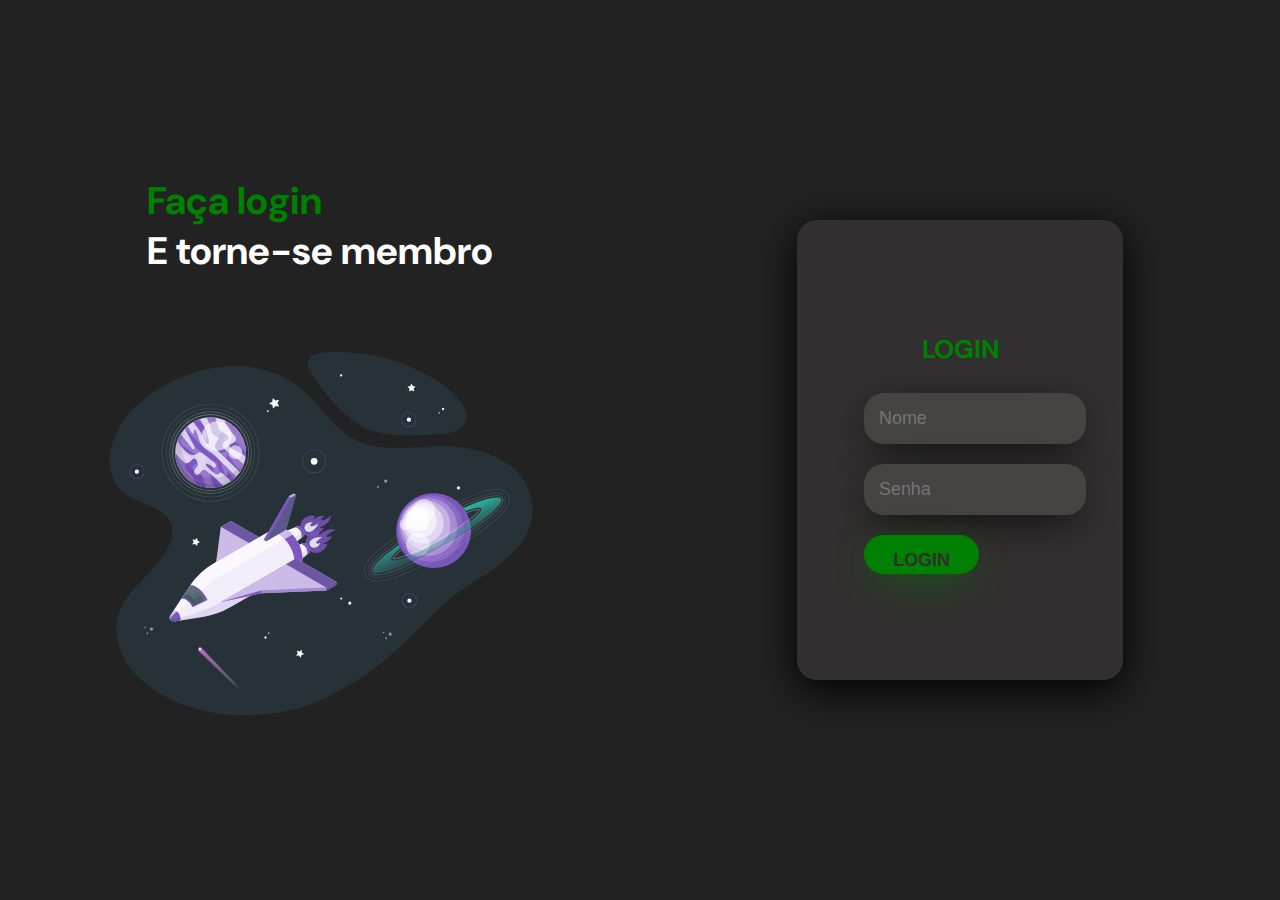
<file: Codes/styles/cryptex-master/cadastro.html>
<!DOCTYPE html>
<html lang="pt-br">
<head>
    <meta charset="UTF-8">
    <meta name="viewport" content="width=device-width, initial-scale=1.0">
    <link rel="stylesheet" href="cadastro.css">
    <link rel="preconnect" href="https://fonts.googleapis.com">
    <link rel="preconnect" href="https://fonts.gstatic.com" crossorigin>
    <link href="https://fonts.googleapis.com/css2?family=DM+Sans:wght@400;500;700&display=swap" rel="stylesheet">
    <link rel="stylesheet" href="media.css">
    
    <title>Login</title>
</head>
<body>
    <div class="main-login">
        <div class="left-login">
            <h1><span>Faça login</span><br> E torne-se membro</h1>
            <img src="SpaceShip.svg" alt="Shipa-TLU">
        </div>

        <div class="right-login">
            <div class="card-login">
                <h1 id="txt-login">LOGIN</h1>
                <form>
                    <input type="text" placeholder="Nome" id="user">
                    <input type="password" placeholder="Senha" id="senha">
                    <a href="./inicio.html">
                        <input type="button" value="LOGIN" onclick="logar()" id="btn-login">
                    </a>
                    
                </form>   
            </div>
        </div>
    </div>

    <script src="cadastro.js"></script>
</body>
</html>
</file>
<file: Codes/styles/cryptex-master/style.css>
body {
    background-color: rgb(34, 34, 34);
    color: white;
    font-family: 'DM Sans', sans-serif;
    max-width: 90%;
    margin: 0 auto;
    padding: 20px;
    
}

header {
    display: flex;
    justify-content: space-between;
    align-items: center;
    margin-bottom: 20px;
}

#title {
    margin-left: 20px;
    flex-direction: column;
    line-height: 20px;
}

ul {
    list-style: none;
    padding: 0;
    margin: 0;
}

li {
    display: inline-block;
    margin: 0 10px;
}

a {
    color: white;
    text-decoration: none;
    font-size: 20px;
}

a:hover {
    color: green;
    transition: 0.3s all;
}

main {
    display: flex;
    flex-direction: row;
    justify-content: space-between;
}

h2 {
    font-size: 50px;
    line-height: 1;
    font-family: 'DM Sans', sans-serif;
    margin-bottom: 20px;
}

span {
    color: green;
}

p {
    line-height: 1.5;
    font-family: 'DM Sans', sans-serif;
    max-width: 100%;
    font-size: 24px;
    margin-bottom: 10px;
    text-align: justify;
}

aside,
article {
    flex: 1;
    padding: 10px;
}

article {
    text-align: center;
}

img {
    max-width: 90%;
    height: 500px;
    display: block;
    margin: 0 auto;
    max-height: 580px;
}

#inscreva-se-btn {
    border: 3px solid green;
    padding: 15px 30px;
    border-radius: 25px;
    font-size: 24px;
}

#inscreva-se-btn:hover {
    color: green;
    cursor: pointer;
}

form {
    display: flex;
    flex-direction: column;
    max-width: 50%;
}

form [type="text"],
form [type="password"],
form [type="button"] {
    margin: 15px 0;
    padding: 15px;
    border-radius: 20px;
    border: none;
    font-size: 20px;
    
}

form [type="button"] {
    height: 60px;
    background-color: green;
    color: white;
    font-weight: bold;
    width: 50%;
}

form [type="button"]:hover {
    cursor: pointer;
}
</file>
<file: Codes/styles/cryptex-master/media.css>
@media screen and (max-width: 896px) {
    body {     
        max-width: 100% ;
        margin: 0 auto;
    }
    
    header{
        flex-direction: column;
        font-size: 30px;

    }
    main {
        flex-direction: column;

    }
    
    h2 {
        margin: 0 auto;
        margin-bottom: 20px;
        font-size: 50px;
    }
    
    p{
        margin: 0 auto;
        font-size: 40px;
    }

    form{
        margin: 0 auto;
    }

    form  [type="Nome"], 
    form [type="password"]{
        margin: 10px;
        max-width: 100%;
    }

    form [type="submit"] {
        font-size: 2vw; 
    }

    input {
        max-width: 100%;
        
    }

    a{
        font-size: 25px;
    }

    img {
        display: none;
    }

    ul {
        text-align: center;
    }
}
</file>
<file: Codes/fonts/stylesheet.css>
@font-face {
    font-family: 'poppinsblack';
    src: url('poppins-black-webfont.woff2') format('woff2'),
         url('poppins-black-webfont.woff') format('woff');
    font-weight: normal;
    font-style: normal;

}




@font-face {
    font-family: 'poppinsbold';
    src: url('poppins-bold-webfont.woff2') format('woff2'),
         url('poppins-bold-webfont.woff') format('woff');
    font-weight: normal;
    font-style: normal;

}




@font-face {
    font-family: 'poppinslight';
    src: url('poppins-light-webfont.woff2') format('woff2'),
         url('poppins-light-webfont.woff') format('woff');
    font-weight: normal;
    font-style: normal;

}




@font-face {
    font-family: 'poppinsmedium';
    src: url('poppins-medium-webfont.woff2') format('woff2'),
         url('poppins-medium-webfont.woff') format('woff');
    font-weight: normal;
    font-style: normal;

}




@font-face {
    font-family: 'poppinsregular';
    src: url('poppins-regular-webfont.woff2') format('woff2'),
         url('poppins-regular-webfont.woff') format('woff');
    font-weight: normal;
    font-style: normal;

}




@font-face {
    font-family: 'poppinssemibold';
    src: url('poppins-semibold-webfont.woff2') format('woff2'),
         url('poppins-semibold-webfont.woff') format('woff');
    font-weight: normal;
    font-style: normal;

}
</file>
<file: Codes/styles/cadastro.css>
body{
    background-color: rgb(34, 34, 34);
    margin: 0 auto;
    color: white;
    font-family: 'DM Sans', sans-serif;
}

.left-login > h1{
    font-size: 3vw;
}

.main-login{
    width: 100vw;
    height: 100vh;
    display: flex;
    justify-content: center;
    align-items: center;
}

.left-login{
    width: 50vw;
    height: 100vh;
    display: flex;
    justify-content: center;
    align-items: center;
    flex-direction: column;
}

.right-login{
    width: 50vw;
    height: 100vh;
    display: flex;
    justify-content: center;
    align-items: center;
}

.card-login{
    background-color:rgb(49, 47, 47);
    width: 40%;
    height: 40%;
    display: flex;
    justify-content: center;
    align-items: center;
    flex-direction: column;
    border-radius: 20px;
    padding: 50px 35px;
    box-shadow: 0px 10px 40px black;
}

.text-field{
    display: flex;
    justify-content: center;
    align-items: flex-start;
    flex-direction: column;
}


#txt-login{
    color: green;
    font-size: 2vw;
}

img {
   width:  35vw;
}

span{
    color: green;
}


form {
    width: 15vw;
    display: flex;
    flex-direction: column;
    max-width: 100%;
}

form [type="text"],
form [type="password"],
form [type="submit"] {
    color: white;
    margin: 10px 0;
    padding: 15px;
    border-radius: 20px;
    font-size: 1.4vw;
    width: 100%;
    border: none;
    align-self: center;
    background-color: rgb(70, 67, 67);
    box-shadow:  0px 10px 40px -12px black;
}

form [type="submit"] {
    height: 3vw;
    background-color: green;
    color: rgb(49, 47, 47);
    font-weight: bold;
    width: 60%;
    align-self: center;
    box-shadow: 0px 10px 40px -12px green;

}

form [type="submit"]:hover{
    cursor: pointer;
}
</file>
<file: Codes/styles/media.css>
@media screen and (max-width: 896px) {
    body {     
        max-width: 100% ;
        margin: 0 auto;
    }
    
    header{
        flex-direction: column;
        font-size: 30px;

    }
    main {
        flex-direction: column;

    }
    
    h2 {
        margin: 0 auto;
        margin-bottom: 20px;
        font-size: 50px;
    }
    
    p{
        margin: 0 auto;
        font-size: 40px;
    }

    form{
        margin: 0 auto;
    }

    form  [type="Nome"], 
    form [type="password"]{
        margin: 10px;
        max-width: 100%;
    }

    form [type="submit"] {
        font-size: 2vw; 
    }

    input {
        max-width: 100%;
        
    }

    a{
        font-size: 25px;
    }

    img {
        display: none;
    }

    ul {
        text-align: center;
    }
}
</file>
<file: Codes/styles/cryptex-master/cadastro.css>
body{
    background-color: rgb(34, 34, 34);
    margin: 0 auto;
    color: white;
    font-family: 'DM Sans', sans-serif;
}

.left-login > h1{
    font-size: 3vw;
}

.main-login{
    width: 100vw;
    height: 100vh;
    display: flex;
    justify-content: center;
    align-items: center;
}

.left-login{
    width: 50vw;
    height: 100vh;
    display: flex;
    justify-content: center;
    align-items: center;
    flex-direction: column;
}

.right-login{
    width: 50vw;
    height: 100vh;
    display: flex;
    justify-content: center;
    align-items: center;
}

.card-login{
    background-color:rgb(49, 47, 47);
    width: 40%;
    height: 40%;
    display: flex;
    justify-content: center;
    align-items: center;
    flex-direction: column;
    border-radius: 20px;
    padding: 50px 35px;
    box-shadow: 0px 10px 40px black;
}

.text-field{
    display: flex;
    justify-content: center;
    align-items: flex-start;
    flex-direction: column;
}


#txt-login{
    color: green;
    font-size: 2vw;
}

img {
   width:  35vw;
}

span{
    color: green;
}


form {
    width: 15vw;
    display: flex;
    flex-direction: column;
    max-width: 100%;
}

form [type="text"],
form [type="password"],
form [type="button"] {
    color: white;
    margin: 10px 0;
    padding: 15px;
    border-radius: 20px;
    font-size: 1.4vw;
    width: 100%;
    border: none;
    background-color: rgb(70, 67, 67);
    box-shadow:  0px 10px 40px -12px black;
}

form [type="button"] {
    height: 3vw;
    background-color: green;
    color: rgb(49, 47, 47);
    font-weight: bold;
    width: 60%;
    box-shadow: 0px 10px 40px -12px green;

}

form [type="button"]:hover{
    cursor: pointer;
}
</file>
<file: Codes/fonts/specimen_files/specimen_stylesheet.css>
@import url('grid_12-825-55-15.css');

/*  
	CSS Reset by Eric Meyer - Released under Public Domain
    http://meyerweb.com/eric/tools/css/reset/
*/
html, body, div, span, applet, object, iframe,
h1, h2, h3, h4, h5, h6, p, blockquote, pre,
a, abbr, acronym, address, big, cite, code,
del, dfn, em, font, img, ins, kbd, q, s, samp,
small, strike, strong, sub, sup, tt, var,
b, u, i, center, dl, dt, dd, ol, ul, li,
fieldset, form, label, legend, table, 
caption, tbody, tfoot, thead, tr, th, td 
                  {margin: 0;padding: 0;border: 0;outline: 0;
                  font-size: 100%;vertical-align: baseline;
                  background: transparent;}
body              {line-height: 1;}
ol, ul            {list-style: none;}
blockquote, q     {quotes: none;}
blockquote:before, blockquote:after,
q:before, q:after {content: '';	content: none;}
:focus            {outline: 0;}
ins               {text-decoration: none;}
del               {text-decoration: line-through;}
table             {border-collapse: collapse;border-spacing: 0;}




body {
	color: #000;
	background-color: #dcdcdc;
}

a {
	text-decoration: none;
	color: #1883ba;
}

h1{
	font-size: 32px;
	font-weight: normal;
	font-style: normal;
	margin-bottom: 18px;
}

h2{
	font-size: 18px;
}

#container {
	width: 865px;
	margin: 0px auto;
}


#header {
	padding: 20px;
	font-size: 36px;
	background-color: #000;
	color: #fff;
}

#header span {
	color: #666;
}
#main_content {
	background-color: #fff;
	padding: 60px 20px 20px;
}


#footer p {
	margin: 0;
	padding-top: 10px;
	padding-bottom: 50px;
	color: #333;
	font: 10px Arial, sans-serif;
}

.tabs {
	width: 100%;
	height: 31px;
	background-color: #444;
}
.tabs li {
	float:  left;
	margin: 0;
	overflow: hidden;
	background-color: #444;
}
.tabs li a {
	display: block;
	color: #fff;
	text-decoration: none;
	font: bold 11px/11px 'Arial';
	text-transform: uppercase;
	padding: 10px 15px;
	border-right: 1px solid #fff;
}

.tabs li a:hover {
		background-color: #00b3ff;

}

.tabs li.active a {
	color:  #000;
	background-color: #fff;
}



div.huge {
	
	font-size: 300px;
	line-height: 1em;
	padding: 0;
	letter-spacing: -.02em;
	overflow: hidden;
}
div.glyph_range {
	font-size: 72px;
	line-height: 1.1em;
}

.size10{ font-size: 10px; }
.size11{ font-size: 11px; }
.size12{ font-size: 12px; }
.size13{ font-size: 13px; }
.size14{ font-size: 14px; }
.size16{ font-size: 16px; }
.size18{ font-size: 18px; }
.size20{ font-size: 20px; }
.size24{ font-size: 24px; }
.size30{ font-size: 30px; }
.size36{ font-size: 36px; }
.size48{ font-size: 48px; }
.size60{ font-size: 60px; }
.size72{ font-size: 72px; }
.size90{ font-size: 90px; }


.psample_row1 {	height: 120px;}
.psample_row1 {	height: 120px;}
.psample_row2 {	height: 160px;}
.psample_row3 {	height: 160px;}
.psample_row4 {	height: 160px;}

.psample {
	overflow: hidden;
	position: relative;
}
.psample p {
	line-height: 1.3em;
	display: block;
	overflow: hidden;
	margin: 0;
}

.psample span {
	margin-right: .5em;
}

.white_blend {
	width: 100%;
	height: 61px;
	background-image: url([data-uri]);
	position: absolute;
	bottom: 0;
}
.black_blend {
	width: 100%;
	height: 61px;
	background-image: url([data-uri]);
	position: absolute;
	bottom: 0;
}
.fullreverse {
	background:  #000 !important;
	color:  #fff !important;
	margin-left: -20px;
	padding-left: 20px;
	margin-right: -20px;
	padding-right: 20px;
	padding: 20px;
	margin-bottom:0;
}


.sample_table td {
	padding-top: 3px;
	padding-bottom:5px;
	padding-left: 5px;
	vertical-align: middle;
	line-height: 1.2em;
}

.sample_table td:first-child {
	background-color: #eee;
	text-align: right;
	padding-right: 5px;
	padding-left: 0;
	padding: 5px;
	font: 11px/12px "Courier New", Courier, mono;
}

code {
	white-space: pre;
	background-color: #eee;
	display: block;
	padding: 10px;
	margin-bottom: 18px;
	overflow: auto;
}


.bottom,.last 	{margin-bottom:0 !important; padding-bottom:0 !important;}

.box  { 
  padding: 18px; 
  margin-bottom: 18px; 
  background: #eee; 
}

.reverse,.reversed { background:  #000 !important;color:  #fff !important; border: none !important;}

#bodycomparison {
	position: relative;
	overflow: hidden;
	font-size: 72px;
	height: 90px;
	white-space: nowrap;
}

#bodycomparison div{
	font-size: 72px;
	line-height: 90px;
	display: inline;
	margin: 0 15px 0 0;
	padding: 0;
}

#bodycomparison div span{
	font: 10px Arial;
	position: absolute;
	left: 0;
}
#xheight {
	float: none;
	position: absolute;
	color: #d9f3ff;
	font-size: 72px;
	line-height: 90px;
}

.fontbody {
 position: relative;
}
.arialbody{
	font-family: Arial;
	position: relative;
}
.verdanabody{
	font-family: Verdana;
	position: relative;
}
.georgiabody{
	font-family: Georgia;
	position: relative;
}

/* @group Layout page
 */

#layout h1 {
	font-size: 36px;
	line-height: 42px;
	font-weight: normal;
	font-style: normal;
}

#layout h2 {
	font-size: 24px;
	line-height: 23px;
	font-weight: normal;
	font-style: normal;
}

#layout h3 {
	font-size: 22px;
	line-height: 1.4em;
	margin-top: 1em;
	font-weight: normal;
	font-style: normal;
}


#layout p.byline {
	font-size: 12px;
	margin-top: 18px;
	line-height: 12px;
	margin-bottom: 0;
}
#layout p {
	font-size: 14px;
	line-height: 21px;
	margin-bottom: .5em;
}

#layout p.large{
	font-size: 18px;
	line-height: 26px;
}

#layout .sidebar p{
	font-size: 12px;
	line-height: 1.4em;
}

#layout p.caption {
	font-size: 10px;
	margin-top: -16px;
	margin-bottom: 18px;
}

/* @end */

/* @group Glyphs */

#glyph_chart div{
	background-color: #d9f3ff;
	color: black;
	float: left;
	font-size: 36px;
	height: 1.2em;
	line-height: 1.2em;
	margin-bottom: 1px;
	margin-right: 1px;
	text-align: center;
	width: 1.2em;
	position: relative;
	padding: .6em .2em .2em;
}

#glyph_chart div p {
	position: absolute;
	left: 0;
	top: 0;
	display: block;
	text-align: center;
	font: bold 9px Arial, sans-serif;
	background-color: #3a768f;
	width: 100%;
	color: #fff;
	padding: 2px 0;
}


#glyphs h1 {
	font-family: Arial, sans-serif;
}
/* @end */

/* @group Installing */

#installing {
	font: 13px Arial, sans-serif;
}

#installing p,
#glyphs p{
	line-height: 1.2em;
	margin-bottom: 18px;
	font: 13px Arial, sans-serif;
}



#installing h3{
	font-size: 15px;
	margin-top: 18px;
}

/* @end */

#rendering h1 {
	font-family: Arial, sans-serif;
}
.render_table td {
	font: 11px "Courier New", Courier, mono;
	vertical-align: middle;
}
</file>
